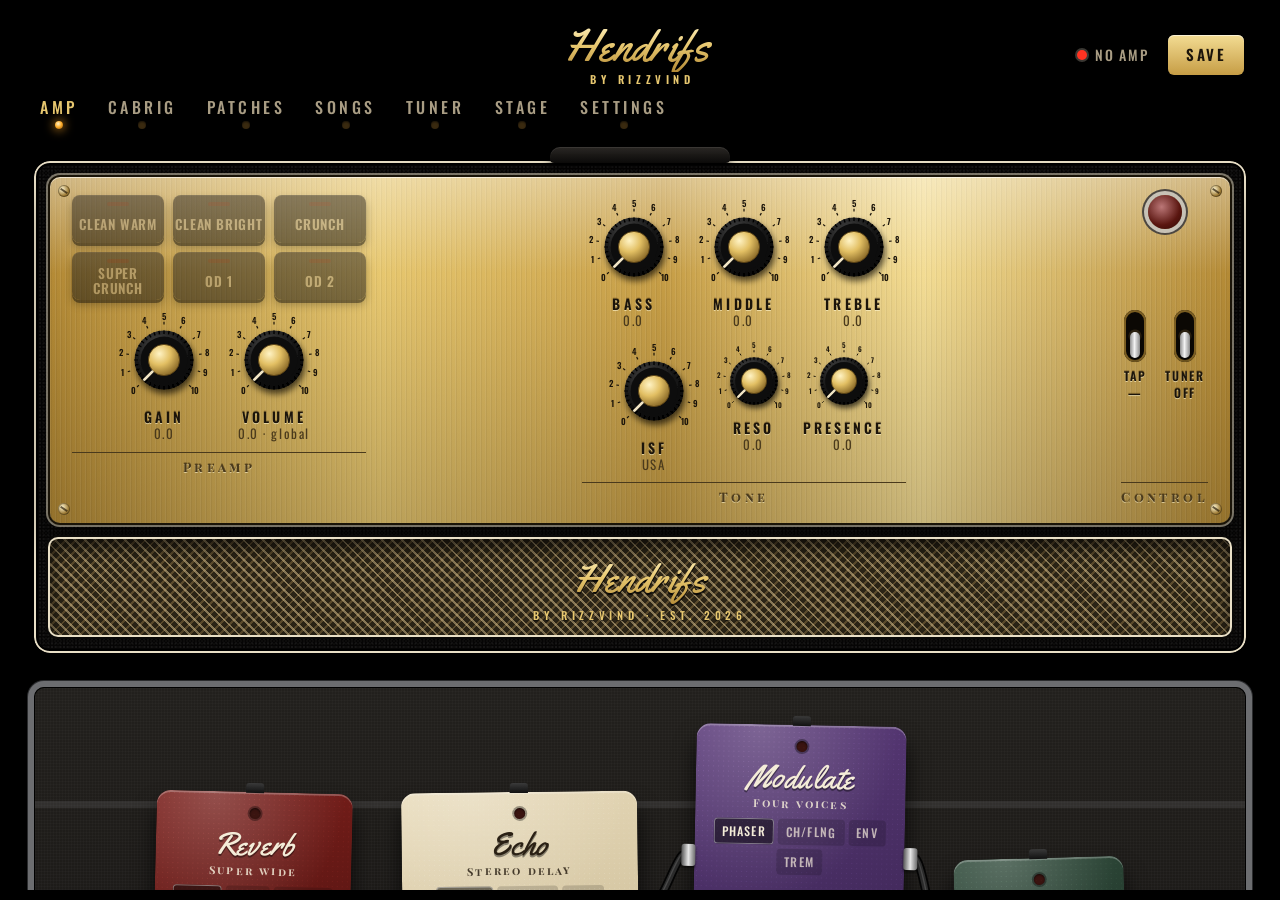
<file: app/app/src/main/assets/www/index.html>
<!doctype html>
<html lang="en">
<head>
<meta charset="utf-8">
<meta name="viewport" content="width=device-width, initial-scale=1, maximum-scale=1, user-scalable=no, viewport-fit=cover">
<title>HENDRIFS</title>
<link rel="stylesheet" href="fonts/fonts.css">
<style>
:root {
  --tolex: #000; --piping: #e9dfc6;
  --gold-1: #b48a35; --gold-2: #e7c76f; --gold-3: #c69d45; --gold-4: #f3dc93;
  --engrave: #1b140a; --engrave-dim: #4a3a1c;
  --cream: #efe6cf; --cream-dim: #a99d84;
  --jewel: #ff2a1a; --vfd: #ffbe5c;
  --led-on: #ff3322; --led-focus: #34ff7a;
  --panel-font: "Oswald", "Arial Narrow", sans-serif;
  --script: "Yellowtail", cursive;
  --serif-sc: "Playfair Display SC", Georgia, serif;
  --vfd-font: "DSEG14 Classic", "Oswald", monospace;
  --brushed-gold:
    linear-gradient(180deg, rgba(255,255,255,.38), rgba(255,255,255,0) 28%, rgba(0,0,0,.18) 100%),
    repeating-linear-gradient(90deg, rgba(255,255,255,.07) 0 1px, rgba(0,0,0,.05) 1px 2px, transparent 2px 5px),
    linear-gradient(90deg, var(--gold-1), var(--gold-2) 28%, var(--gold-3) 52%, var(--gold-4) 74%, var(--gold-1));
  --tolex-bg: radial-gradient(rgba(255,255,255,.045) 1px, transparent 1.4px), radial-gradient(rgba(0,0,0,.6) 1px, transparent 1.5px);
  --engraved: 0 1px 0 rgba(255,246,210,.6), 0 -1px 0 rgba(60,40,8,.35);
}
* { box-sizing: border-box; -webkit-tap-highlight-color: transparent; }
html, body { margin: 0; height: 100%; background: var(--tolex); overflow: hidden; }
body { color: var(--cream); font: 300 17px/1.55 var(--panel-font); letter-spacing: .01em; user-select: none; -webkit-user-select: none; }
button { font-family: inherit; }

/* ================= the cabinet: the whole screen ================= */
.cab { position: fixed; inset: 0; padding: 10px; background: #000; }

.screen { height: 100%; border-radius: 18px; overflow: hidden; display: flex; flex-direction: column; }

/* top */
.top { display: grid; grid-template-columns: 1fr auto 1fr; align-items: center; gap: 16px; padding: 14px 26px 2px; }
.logo { font: 400 46px/1 "Damion", var(--script); padding: 0 8px 4px 2px; transform: rotate(-6deg);
  background: linear-gradient(135deg,#ffffff 0%,#f1e6ff 18%,#dff4ff 34%,#fff2dc 50%,#ffe0ef 66%,#e2fff2 82%,#fdfbf6 100%); -webkit-background-clip: text; background-clip: text; -webkit-text-fill-color: transparent;
  filter: drop-shadow(0 2px 0 rgba(0,0,0,.8)); }
.brand { display: flex; flex-direction: column; align-items: center; }
.brand .by { margin-top: 2px; font: 600 11px/1 var(--panel-font); letter-spacing: .42em; text-transform: uppercase; color: #e7c76f; padding-left: .42em; }
.topright { display: flex; align-items: center; justify-content: flex-end; gap: 16px; }
.vfdwin { flex: 1; min-width: 0; height: 50px; border-radius: 8px; padding: 0 14px; display: flex; align-items: center; gap: 12px; position: relative; overflow: hidden;
  background: linear-gradient(180deg, #1a0f06, #090502); border: 2px solid #2b2418; box-shadow: inset 0 3px 10px rgba(0,0,0,.9), 0 0 0 1px rgba(233,223,198,.25); }
.vfdwin::after { content: ""; position: absolute; inset: 0; background: linear-gradient(170deg, rgba(255,255,255,.08), transparent 40%); pointer-events: none; }
.vfdtxt { font: 700 19px/1 var(--vfd-font); color: var(--vfd); text-shadow: 0 0 3px rgba(255,170,70,.55), 0 0 10px rgba(255,140,40,.22); white-space: nowrap; letter-spacing: .02em; }
.vfdtxt.dim { color: #6e4a1c; text-shadow: none; }
.vfdsub { font: 700 13px/1 var(--serif-sc); letter-spacing: .16em; color: #9a7744; white-space: nowrap; overflow: hidden; text-overflow: ellipsis; }
.brassbtn { width: 40px; height: 40px; border-radius: 50%; border: 0; cursor: pointer; color: var(--engrave); font-size: 14px; flex: none;
  background: radial-gradient(circle at 35% 30%, var(--gold-4), var(--gold-3) 55%, #7d5d22); box-shadow: 0 4px 8px rgba(0,0,0,.6), inset 0 1px 0 rgba(255,255,255,.5); }
.brassbtn:active, .savebtn:active, .ghost:active { transform: translateY(1px); }
.status { display: flex; align-items: center; gap: 8px; font: 500 14px/1 var(--panel-font); letter-spacing: .12em; color: var(--cream-dim); text-transform: uppercase;
  background: none; border: 0; cursor: pointer; padding: 8px 4px; }
.status i { width: 10px; height: 10px; border-radius: 50%; background: #5a1610; box-shadow: 0 0 0 2px #3b3833; }
.status.ok i { background: var(--led-focus); box-shadow: 0 0 8px var(--led-focus), 0 0 0 2px #3b3833; }
.status.demo i { background: #ffb02e; box-shadow: 0 0 8px #ffb02e, 0 0 0 2px #3b3833; }
.status.none i { animation: blink 1.2s infinite; background: var(--led-on); }
@keyframes blink { 50% { opacity: .25; } }
.savebtn { height: 40px; padding: 0 18px; border-radius: 6px; border: 0; cursor: pointer; font: 600 15px/1 var(--panel-font); letter-spacing: .16em; color: var(--engrave);
  background: linear-gradient(180deg, var(--gold-4), var(--gold-3)); box-shadow: 0 4px 10px rgba(0,0,0,.6), inset 0 1px 0 rgba(255,255,255,.6); }

.tabs { display: flex; gap: 4px 26px; padding: 8px 28px 14px; overflow-x: auto; scrollbar-width: none; flex: none; }
.tabs::-webkit-scrollbar { display: none; }
.tabs button { flex: none; border: 0; background: none; cursor: pointer; padding: 4px 2px 14px; position: relative;
  font: 500 16px/1 var(--panel-font); letter-spacing: .22em; color: var(--cream-dim); text-transform: uppercase; }
.tabs button::after { content: ""; position: absolute; left: 50%; bottom: 0; width: 8px; height: 8px; margin-left: -4px; border-radius: 50%; background: #3a2a10; box-shadow: inset 0 1px 2px rgba(0,0,0,.6); }
.tabs button.on { color: var(--gold-2); }
.tabs button.on::after { background: radial-gradient(circle at 40% 35%, #fff2c8, #ffb02e 45%, #8a4b00); box-shadow: 0 0 10px 2px rgba(255,170,40,.55); }

.page { flex: 1; min-height: 0; overflow-y: auto; overflow-x: hidden; padding: 4px 24px 34px; display: none; -webkit-overflow-scrolling: touch; }
.page.on { display: block; }
.page > * + * { margin-top: 22px; }
.page::-webkit-scrollbar { width: 0; }

/* ================= shared hardware parts ================= */
.plate { position: relative; border-radius: 10px; padding: 18px 22px 20px; color: var(--engrave); background: var(--brushed-gold);
  box-shadow: 0 0 0 2px #1a1408, 0 0 0 4px rgba(233,223,198,.5), 0 18px 34px rgba(0,0,0,.6), inset 0 1px 0 rgba(255,255,255,.6); }
.screw { position: absolute; width: 12px; height: 12px; border-radius: 50%; background: radial-gradient(circle at 35% 35%, #fff6d2, #9d7a33 60%, #4b3714); box-shadow: inset 0 0 0 1px rgba(0,0,0,.3); }
.screw::after { content: ""; position: absolute; left: 2px; right: 2px; top: 5px; height: 2px; background: rgba(40,28,8,.7); transform: rotate(35deg); }
.screw.steel { background: radial-gradient(circle at 35% 35%, #f2f2f2, #777 60%, #2a2a2a); }
.screw.steel::after { background: rgba(0,0,0,.6); }
.s-a { top: 8px; left: 8px; } .s-b { top: 8px; right: 8px; } .s-c { bottom: 8px; left: 8px; } .s-d { bottom: 8px; right: 8px; }
.groupname { font: 700 13px/1 var(--serif-sc); letter-spacing: .26em; color: var(--engrave-dim); border-top: 1.5px solid var(--engrave-dim); padding-top: 7px; width: 100%; text-align: center; text-shadow: var(--engraved); }
.sticker { display: inline-block; font: 600 11px/1.2 var(--panel-font); letter-spacing: .12em; text-transform: uppercase; color: #2a1f00; padding: 4px 8px; text-shadow: none;
  background: linear-gradient(180deg, #ffe680, #f5cf3a); transform: rotate(-2deg); box-shadow: 0 3px 5px rgba(0,0,0,.45); }
.jewel { width: 34px; height: 34px; border-radius: 50%; position: relative; background: radial-gradient(circle at 40% 35%, #b77, #5a1610 60%, #2a0804); box-shadow: 0 0 0 4px #c7c2b6, 0 0 0 6px #4c4741; transition: .3s; }
.jewel.on { background: radial-gradient(circle at 40% 35%, #ffd0c8 0 8%, var(--jewel) 22%, #8d0b04 70%, #3d0401); box-shadow: 0 0 0 4px #c7c2b6, 0 0 0 6px #4c4741, 0 0 24px 6px rgba(255,40,20,.55); }
.lamp { width: 16px; height: 16px; border-radius: 50%; flex: none; display: inline-block; background: radial-gradient(circle at 40% 35%, #b77, #5a1610 60%, #2a0804); box-shadow: 0 0 0 3px #c7c2b6, 0 0 0 5px #3b3833; }
.lamp.red { background: radial-gradient(circle at 40% 35%, #ffd0c8 0 10%, var(--jewel) 35%, #7d0803); box-shadow: 0 0 0 3px #c7c2b6, 0 0 0 5px #3b3833, 0 0 18px 4px rgba(255,40,20,.6); }
.lamp.green { background: radial-gradient(circle at 40% 35%, #e5ffee 0 10%, #2cf27a 35%, #0b6a2c); box-shadow: 0 0 0 3px #c7c2b6, 0 0 0 5px #3b3833, 0 0 18px 4px rgba(52,255,122,.5); }
.lamp.dimgreen { background: radial-gradient(circle at 40% 35%, #8fa, #1d5a32 60%, #06200f); }

.tsw { display: flex; flex-direction: column; align-items: center; gap: 6px; cursor: pointer; background: none; border: 0; padding: 0; color: inherit; }
.tsw .bat { width: 22px; height: 52px; position: relative; border-radius: 11px; background: radial-gradient(circle at 50% 50%, #2a2010 0 6px, #0b0804 7px); box-shadow: inset 0 0 0 2px #7b5e22; }
.tsw .bat::after { content: ""; position: absolute; left: 6px; width: 10px; height: 26px; border-radius: 5px; background: linear-gradient(90deg, #8f8f8f, #f2f2f2 45%, #8a8a8a); box-shadow: 0 2px 3px rgba(0,0,0,.6); top: 22px; transition: top .12s; }
.tsw.on .bat::after { top: 4px; }
.tsw .lbls { font: 600 12px/1.35 var(--panel-font); letter-spacing: .16em; text-align: center; text-shadow: var(--engraved); text-transform: uppercase; }
.rear .tsw .bat { box-shadow: inset 0 0 0 2px #8d8d8d; }
.rear .tsw .lbls { text-shadow: none; color: #e9e6df; }

.vknob { display: flex; flex-direction: column; align-items: center; user-select: none; width: 104px; }
.vknob svg { width: 104px; height: 104px; touch-action: none; outline: none; }
.vknob .nm { font: 600 14px/1 var(--panel-font); letter-spacing: .22em; text-transform: uppercase; margin-top: -2px; text-shadow: var(--engraved); }
.vknob .rd { font: 400 13px/1.5 var(--panel-font); letter-spacing: .12em; color: var(--engrave-dim); }
.vknob.sm { width: 84px; } .vknob.sm svg { width: 84px; height: 84px; }
.mknob { display: flex; flex-direction: column; align-items: center; width: 62px; user-select: none; }
.mknob svg { width: 54px; height: 54px; touch-action: none; outline: none; }
.mknob span { font: 500 12px/1.1 var(--panel-font); letter-spacing: .14em; text-transform: uppercase; text-align: center; }
.rotary { display: flex; flex-direction: column; align-items: center; user-select: none; }
.rotary svg { width: var(--rs, 170px); height: auto; touch-action: none; outline: none; overflow: visible; }
.rotary .rpos { cursor: pointer; font-family: Oswald, sans-serif; letter-spacing: .06em; }
.rotary .rcap { font: 700 13px/1 var(--serif-sc); letter-spacing: .22em; margin-top: 2px; text-shadow: var(--engraved); text-align: center; }
.rotary .rval { font: 500 13px/1.4 var(--panel-font); letter-spacing: .14em; text-transform: uppercase; opacity: .8; }
.rear .rotary .rcap { text-shadow: none; }
.silk { font: 500 12px/1.35 var(--panel-font); letter-spacing: .16em; text-transform: uppercase; color: #cfccc4; text-align: center; }

/* ================= AMP ================= */
.head { position: relative; border-radius: 16px; padding: 16px 16px 18px; margin-top: 14px;
  background-color: #0e0d0c; background-image: var(--tolex-bg); background-size: 4px 4px, 3px 3px; box-shadow: 0 24px 40px rgba(0,0,0,.7), inset 0 0 0 2px var(--piping), inset 0 0 0 4px #000; }
.head .handle { position: absolute; left: 50%; top: -14px; width: 180px; height: 16px; margin-left: -90px; border-radius: 10px 10px 4px 4px; background: linear-gradient(180deg, #2a2724, #0c0b0a); box-shadow: inset 0 1px 0 rgba(255,255,255,.08), 0 4px 8px rgba(0,0,0,.6); }
.platerow { display: flex; align-items: flex-start; gap: 6px 4px; flex-wrap: wrap; justify-content: space-between; }
.group { display: flex; flex-direction: column; align-items: center; gap: 8px; }
.knobs { display: flex; gap: 2px 6px; flex-wrap: wrap; justify-content: center; }
.toggles { display: flex; gap: 18px; align-items: flex-end; }
.voicelamps { display: grid; grid-template-columns: repeat(3, 92px); gap: 9px; }
.voicelamps button { height: 48px; border: 0; border-radius: 8px; cursor: pointer; font: 600 13.5px/1.1 var(--panel-font); letter-spacing: .06em; text-transform: uppercase; color: var(--cream-dim);
  background: linear-gradient(180deg, #2a2622, #121110); box-shadow: 0 3px 0 #050505, 0 5px 8px rgba(0,0,0,.5), inset 0 1px 0 rgba(255,255,255,.08); position: relative; padding: 10px 2px 0; }
.voicelamps button::before { content: ""; position: absolute; top: 7px; left: 50%; width: 22px; height: 4px; margin-left: -11px; border-radius: 2px; background: #3a1410; }
.voicelamps button.on { color: var(--cream); transform: translateY(2px); box-shadow: 0 1px 0 #050505, 0 2px 4px rgba(0,0,0,.5), inset 0 1px 0 rgba(255,255,255,.08); }
.voicelamps button.on::before { background: var(--jewel); box-shadow: 0 0 8px var(--jewel), 0 0 16px rgba(255,40,20,.55); }
.voicelamps.off button { opacity: .5; }
.grille { height: 96px; border-radius: 8px; margin-top: 16px; position: relative; background-color: #2b2416;
  background-image: repeating-linear-gradient(45deg, rgba(214,190,140,.55) 0 2px, transparent 2px 7px), repeating-linear-gradient(-45deg, rgba(120,98,58,.6) 0 2px, transparent 2px 7px), repeating-linear-gradient(45deg, rgba(0,0,0,.35) 0 1px, transparent 1px 14px);
  box-shadow: inset 0 8px 18px rgba(0,0,0,.7), 0 0 0 2px var(--piping), 0 0 0 4px #0a0908; }
.badge { position: absolute; left: 50%; top: 50%; transform: translate(-50%, -50%) rotate(-6deg); font: 400 40px/1 "Damion", var(--script); padding: 4px 18px 8px; white-space: nowrap;
  background: linear-gradient(135deg,#ffffff 0%,#f1e6ff 18%,#dff4ff 34%,#fff2dc 50%,#ffe0ef 66%,#e2fff2 82%,#fdfbf6 100%); -webkit-background-clip: text; background-clip: text; -webkit-text-fill-color: transparent; filter: drop-shadow(0 2px 2px rgba(0,0,0,.9)); }

.board { position: relative; border-radius: 10px; padding: 38px 30px 34px; margin-top: 34px;
  background: linear-gradient(180deg, transparent 0 24%, rgba(160,160,165,.14) 24% 25.5%, transparent 25.5% 74%, rgba(160,160,165,.14) 74% 75.5%, transparent 75.5%),
    radial-gradient(rgba(255,255,255,.035) .8px, transparent 1.2px) 0 0 / 3px 3px, linear-gradient(180deg, #22201d, #171513);
  box-shadow: 0 0 0 6px #6c6d70, 0 0 0 7px #2b2c2e, inset 0 0 0 1px #000, 0 26px 40px rgba(0,0,0,.7); }
.cables { position: absolute; left: 0; top: 0; width: 100%; height: 100%; pointer-events: none; z-index: 1; overflow: visible; }
.pedals { position: relative; z-index: 2; display: flex; flex-direction: row-reverse; justify-content: center; align-items: flex-end; gap: 30px 54px; flex-wrap: wrap; }
.pedal { position: relative; border-radius: 14px; padding: 16px 12px 18px; display: flex; flex-direction: column; align-items: center; gap: 10px; color: var(--pc-ink, #f4ecd8);
  width: var(--w); transform: rotate(var(--rot)); background: radial-gradient(120% 80% at 30% 0%, rgba(255,255,255,.22), transparent 55%), var(--pc);
  box-shadow: 0 16px 22px rgba(0,0,0,.7), 0 3px 0 rgba(0,0,0,.6), inset 0 2px 0 rgba(255,255,255,.25), inset 0 -4px 0 rgba(0,0,0,.35); }
.pedal::after { content: ""; position: absolute; inset: 0; border-radius: inherit; pointer-events: none; opacity: .25; background-image: radial-gradient(rgba(255,255,255,.6) .6px, transparent 1px); background-size: 5px 5px; mix-blend-mode: overlay; }
.pedal .jack { position: absolute; top: 30%; width: 14px; height: 22px; border-radius: 3px; background: linear-gradient(90deg, #555, #e6e6e6 50%, #6b6b6b); box-shadow: 0 2px 3px rgba(0,0,0,.6); }
.pedal .jack.in { right: -13px; } .pedal .jack.out { left: -13px; }
.pedal .dc { position: absolute; top: -9px; left: 50%; margin-left: -9px; width: 18px; height: 10px; border-radius: 3px 3px 0 0; background: linear-gradient(180deg, #3a3a3a, #111); }
.pedal .pname { font: 400 32px/1 var(--script); text-shadow: 0 2px 0 rgba(0,0,0,.4); }
.pedal .psub { font: 700 11px/1 var(--serif-sc); letter-spacing: .2em; opacity: .85; margin-top: -6px; }
.pedal .pled { width: 11px; height: 11px; border-radius: 50%; background: #3a1410; box-shadow: inset 0 1px 2px rgba(0,0,0,.6), 0 0 0 2px rgba(0,0,0,.35); }
.pedal .pled.r { background: var(--led-on); box-shadow: 0 0 10px 2px var(--led-on), 0 0 0 2px rgba(0,0,0,.35); }
.pedal .pled.g { background: var(--led-focus); box-shadow: 0 0 10px 2px var(--led-focus), 0 0 0 2px rgba(0,0,0,.35); }
.pedal .pknobs { display: flex; gap: 0 2px; justify-content: center; flex-wrap: wrap; }
.types { display: flex; flex-wrap: wrap; justify-content: center; gap: 4px; }
.types button { border: 0; cursor: pointer; font: 500 12px/1 var(--panel-font); letter-spacing: .1em; text-transform: uppercase; padding: 7px 8px; border-radius: 4px; color: inherit; background: rgba(0,0,0,.22); opacity: .7; }
.types button.on { opacity: 1; background: rgba(0,0,0,.5); box-shadow: inset 0 0 0 1px rgba(255,255,255,.4); }
.focusnote { font: 600 11px/1 var(--panel-font); letter-spacing: .2em; color: var(--led-focus); visibility: hidden; margin-top: auto; }
.pedal.focused .focusnote { visibility: visible; }
.foot { width: 60px; height: 60px; border-radius: 50%; border: 0; cursor: pointer;
  background: radial-gradient(circle at 40% 30%, #ffffff, #c9c9c9 30%, #6d6d6d 70%, #3b3b3b); box-shadow: 0 0 0 5px #2a2a2a, 0 0 0 7px #8d8d8d, 0 8px 14px rgba(0,0,0,.6); transition: transform .06s; }
.foot:active { transform: scale(.94); }
.boardlabel { position: absolute; right: 22px; bottom: 9px; font: 700 11px/1 var(--serif-sc); letter-spacing: .3em; color: #8c8a86; z-index: 2; }

/* ================= PATCHES ================= */
.channel { display: grid; grid-template-columns: auto minmax(0, 1fr); gap: 10px 30px; align-items: center; padding: 22px 30px 24px; }
.chright { display: flex; flex-direction: column; gap: 16px; min-width: 0; }
.chwin { flex: none; height: 82px; justify-content: center; }
.chwin .vfdtxt { font-size: 34px; }
.chsub { display: flex; justify-content: center; gap: 14px; font: 700 14px/1 var(--serif-sc); letter-spacing: .2em; color: var(--engrave); text-shadow: var(--engraved); flex-wrap: wrap; }
.presets { display: grid; grid-template-columns: repeat(6, minmax(0, 1fr)); border-top: 1.5px solid var(--engrave-dim); border-bottom: 1.5px solid var(--engrave-dim); }
.preset { background: none; border: 0; cursor: pointer; padding: 12px 6px 10px; display: flex; flex-direction: column; align-items: center; gap: 8px; color: var(--engrave); }
.preset + .preset { border-left: 1.5px solid rgba(74,58,28,.55); }
.preset .n { font: 700 12px/1 var(--serif-sc); letter-spacing: .2em; color: var(--engrave-dim); text-shadow: var(--engraved); }
.preset .t { font: 500 15px/1.1 var(--panel-font); letter-spacing: .08em; text-transform: uppercase; text-align: center; text-shadow: var(--engraved); min-height: 1.1em; }
.plateacts { display: flex; gap: 10px; justify-content: flex-end; flex-wrap: wrap; }
.platebtn { height: 36px; border-radius: 6px; padding: 0 14px; cursor: pointer; font: 600 13px/1 var(--panel-font); letter-spacing: .14em; text-transform: uppercase; color: var(--engrave);
  background: rgba(0,0,0,.06); border: 1.5px solid var(--engrave-dim); text-shadow: var(--engraved); }
.shelfhead { display: flex; align-items: flex-end; gap: 16px; flex-wrap: wrap; }
.shelfhead h3 { margin: 0; font: 400 36px/1 var(--script); color: var(--gold-2); }
.genres { display: flex; flex-wrap: wrap; gap: 4px 20px; margin-left: auto; }
.genres button { border: 0; background: none; cursor: pointer; font: 500 14px/1 var(--panel-font); letter-spacing: .2em; text-transform: uppercase; color: var(--cream-dim); padding: 6px 0; }
.genres button.on { color: var(--gold-2); box-shadow: 0 2px 0 var(--gold-2); }
.shelf { position: relative; padding: 0 18px; }
.tapes { display: flex; gap: 18px; overflow-x: auto; padding: 22px 6px 0; scrollbar-width: none; align-items: flex-end; min-height: 160px; }
.tapes::-webkit-scrollbar { display: none; }
.empty { font: 400 15px/1.5 var(--panel-font); color: var(--cream-dim); padding: 0 6px 18px; letter-spacing: .04em; }
.cass { flex: none; width: 200px; height: 126px; border-radius: 8px; position: relative; cursor: pointer; border: 0; padding: 0; transition: transform .2s;
  background: linear-gradient(180deg, #34302b, #1d1a17); box-shadow: 0 10px 14px rgba(0,0,0,.6), inset 0 1px 0 rgba(255,255,255,.12), inset 0 0 0 1px rgba(0,0,0,.6); }
.cass.sel { transform: translateY(-14px); }
.cass .lbl { position: absolute; left: 12px; right: 12px; top: 10px; height: 74px; border-radius: 4px; text-align: left; padding: 6px 10px; color: var(--engrave);
  background: linear-gradient(180deg, var(--cream) 0 50%, var(--stripe, #c0392b) 50% 58%, var(--cream) 58%); }
.cass .lbl b { display: block; font: 500 15px/1.15 var(--panel-font); letter-spacing: .06em; text-transform: uppercase; white-space: nowrap; overflow: hidden; text-overflow: ellipsis; }
.cass .lbl i { display: block; font: 700 10px/1 var(--serif-sc); font-style: normal; letter-spacing: .16em; color: var(--engrave-dim); margin-top: 3px; }
.cass .win { position: absolute; left: 50%; top: 54px; width: 104px; height: 26px; margin-left: -52px; border-radius: 13px; background: #0d0c0b; box-shadow: inset 0 2px 4px #000; }
.cass .win::before, .cass .win::after { content: ""; position: absolute; top: 3px; width: 20px; height: 20px; border-radius: 50%;
  background: radial-gradient(circle, #0d0c0b 0 3px, #d8d2c4 3.5px 6px, transparent 6.5px), conic-gradient(#d8d2c4 0 10%, transparent 10% 33%, #d8d2c4 33% 43%, transparent 43% 66%, #d8d2c4 66% 76%, transparent 76%); }
.cass .win::before { left: 10px; } .cass .win::after { right: 10px; }
.cass .holes { position: absolute; left: 50%; bottom: 0; width: 96px; margin-left: -48px; height: 22px; border-radius: 4px 4px 0 0; background: #141210; clip-path: polygon(10% 0, 90% 0, 100% 100%, 0 100%); }
.plank { height: 22px; margin: 0 -18px; border-radius: 3px; background: repeating-linear-gradient(90deg, rgba(0,0,0,.08) 0 2px, transparent 2px 9px), linear-gradient(180deg, #8a5a2b, #5c3a18 60%, #3a230d); box-shadow: 0 10px 18px rgba(0,0,0,.6), inset 0 2px 0 rgba(255,220,170,.25); }
.shelfacts { display: flex; gap: 10px; align-items: center; flex-wrap: wrap; }
.search { flex: 1 1 220px; max-width: 340px; height: 38px; border-radius: 8px; border: 1px solid var(--gold-2); background: rgba(0,0,0,.35); color: var(--cream);
  font: 400 16px/1 var(--panel-font); letter-spacing: .06em; padding: 0 12px; }
.search::placeholder { color: var(--cream-dim); }
.songnote { font: 400 14px/1.5 var(--panel-font); color: var(--cream-dim); letter-spacing: .04em; margin: 14px 4px 0; }
.shelfacts .sel-name { font: 500 17px/1 var(--panel-font); letter-spacing: .1em; text-transform: uppercase; color: var(--cream); margin-right: auto; }
.ghost { height: 38px; border-radius: 6px; border: 1px solid rgba(233,223,198,.45); background: none; color: var(--cream); font: 600 13px/1 var(--panel-font); letter-spacing: .14em; cursor: pointer; text-transform: uppercase; padding: 0 14px; }
.ghost:disabled { opacity: .35; }

/* ================= TUNER ================= */
.rack { position: relative; border-radius: 6px; padding: 34px 74px 28px; display: grid; grid-template-columns: minmax(0, 1.5fr) minmax(0, 1fr); gap: 30px; align-items: center;
  background: repeating-linear-gradient(0deg, rgba(255,255,255,.03) 0 1px, transparent 1px 3px), linear-gradient(180deg, #303032, #151516);
  box-shadow: 0 0 0 1px #000, 0 20px 34px rgba(0,0,0,.7), inset 0 1px 0 rgba(255,255,255,.14), inset 0 -2px 0 rgba(0,0,0,.6); }
.rack .ear { position: absolute; top: 0; bottom: 0; width: 52px; background: linear-gradient(90deg, #3a3a3d, #1e1e20); }
.rack .ear.l { left: 0; border-radius: 6px 0 0 6px; box-shadow: inset -1px 0 0 #000; } .rack .ear.r { right: 0; border-radius: 0 6px 6px 0; box-shadow: inset 1px 0 0 #000; }
.rack .ear i { position: absolute; left: 50%; width: 22px; height: 12px; margin-left: -11px; border-radius: 6px; background: #050505; box-shadow: inset 0 2px 3px #000, 0 1px 0 rgba(255,255,255,.12); }
.rack .ear i:first-child { top: 22px; } .rack .ear i:last-child { bottom: 22px; }
.rack .silkname { position: absolute; left: 74px; top: 12px; font: 700 11px/1 var(--serif-sc); letter-spacing: .3em; color: #b9b6ae; }
.rack svg { width: 100%; height: auto; display: block; filter: drop-shadow(0 12px 18px rgba(0,0,0,.7)); }
.tside { display: flex; flex-direction: column; align-items: center; gap: 16px; }
.tside .vfdwin { flex: none; width: 100%; height: 64px; justify-content: center; }
.tside .vfdtxt { font-size: 28px; }
.tside .cap { font: 700 12px/1 var(--serif-sc); letter-spacing: .26em; color: #b9b6ae; }
.lamps { display: flex; gap: 22px; flex-wrap: wrap; justify-content: center; font: 600 13px/1 var(--panel-font); letter-spacing: .2em; color: #cfccc4; }
.lamps span { display: flex; flex-direction: column; align-items: center; gap: 10px; }
.rack .tsw .lbls { color: #e9e6df; text-shadow: none; }

/* ================= CABRIG ================= */
.cabrig { display: grid; grid-template-columns: minmax(0, 1fr) minmax(0, 1.15fr); gap: 34px; align-items: center; padding-top: 8px; }
.speakercab { aspect-ratio: 1 / 1; width: 100%; max-width: 380px; margin: 0 auto 14px; border-radius: 14px; padding: 16px; position: relative;
  background-color: #0e0d0c; background-image: var(--tolex-bg); background-size: 4px 4px, 3px 3px; box-shadow: 0 26px 40px rgba(0,0,0,.7), inset 0 0 0 2px var(--piping), inset 0 0 0 4px #000; }
.speakercab .cloth { position: absolute; inset: 18px; border-radius: 8px; background-color: #2b2416;
  background-image: repeating-linear-gradient(45deg, rgba(214,190,140,.55) 0 2px, transparent 2px 7px), repeating-linear-gradient(-45deg, rgba(120,98,58,.6) 0 2px, transparent 2px 7px); box-shadow: inset 0 6px 14px rgba(0,0,0,.6); }
.speakercab .badge { top: auto; bottom: 30px; transform: translateX(-50%) rotate(-6deg); font-size: 32px; }
.speakercab .byline { position: absolute; left: 0; right: 0; bottom: 12px; text-align: center; font: 600 10px/1 var(--panel-font); letter-spacing: .34em; color: #cdbf9f; text-shadow: 0 1px 2px #000; } position: absolute; bottom: -12px; width: 26px; height: 14px; border-radius: 0 0 8px 8px; background: linear-gradient(180deg, #333, #0a0a0a); }
.cabplate { display: flex; flex-direction: column; gap: 14px; padding: 24px 22px 22px; }
.cabplate .vfdwin { flex: none; height: 46px; justify-content: center; }
.cabplate .vfdtxt { font-size: 14px; }
.cabplate .row2 { display: flex; justify-content: space-around; align-items: flex-start; flex-wrap: wrap; gap: 6px 14px; }

/* ================= SETTINGS: rear panel ================= */
.rear { position: relative; border-radius: 8px; padding: 32px 30px 36px; color: #e9e6df;
  background: radial-gradient(rgba(255,255,255,.05) .7px, transparent 1.1px) 0 0 / 3px 3px, linear-gradient(180deg, #232325, #161617); box-shadow: 0 0 0 1px #000, 0 22px 36px rgba(0,0,0,.7), inset 0 1px 0 rgba(255,255,255,.12); }
.rear .title { font: 700 12px/1 var(--serif-sc); letter-spacing: .34em; color: #b9b6ae; text-align: center; margin-bottom: 26px; }
.rearflow { display: flex; flex-wrap: wrap; gap: 30px 34px; align-items: flex-start; justify-content: center; }
.silkbox { position: relative; border: 1.5px solid rgba(233,230,223,.7); border-radius: 4px; padding: 24px 18px 16px; display: flex; gap: 22px; align-items: flex-end; }
.silkbox > .lab { position: absolute; top: -9px; left: 12px; padding: 0 8px; background: #1d1d1f; font: 500 13px/1 var(--panel-font); letter-spacing: .24em; text-transform: uppercase; }
.silkbox > .sticker { position: absolute; right: -8px; top: -16px; }
.socketwrap { display: flex; flex-direction: column; align-items: center; gap: 8px; }
.socket { width: 46px; height: 46px; border-radius: 50%; background: radial-gradient(circle, #050505 0 8px, #9a9a9a 9px 13px, #3a3a3a 14px 18px, #b5b5b5 19px 21px, #2a2a2a 22px); box-shadow: 0 3px 5px rgba(0,0,0,.6); }
.usbport { width: 44px; height: 40px; border-radius: 4px; background: linear-gradient(180deg, #c8c8c8, #8a8a8a); padding: 6px; box-shadow: 0 3px 5px rgba(0,0,0,.6); }
.usbport::before { content: ""; display: block; width: 100%; height: 100%; background: #111; clip-path: polygon(18% 0, 82% 0, 100% 22%, 100% 100%, 0 100%, 0 22%); }
.dcjack { width: 34px; height: 34px; border-radius: 50%; background: radial-gradient(circle, #ccc 0 2px, #050505 3px 9px, #8d8d8d 10px 14px, #2a2a2a 15px); }
.modelsticker { background: #f1ece0; color: #1b1a17; border-radius: 3px; padding: 12px 14px; width: 270px; box-shadow: 0 4px 8px rgba(0,0,0,.6); transform: rotate(.6deg); }
.modelsticker .m { font: 600 17px/1.2 var(--panel-font); letter-spacing: .06em; }
.modelsticker .s { font: 400 12.5px/1.4 var(--panel-font); letter-spacing: .08em; color: #555; }
.barcode { height: 30px; margin-top: 8px; background: repeating-linear-gradient(90deg, #111 0 2px, transparent 2px 3px, #111 3px 4px, transparent 4px 7px, #111 7px 10px, transparent 10px 11px); }
.warning { max-width: 300px; border: 1.5px solid rgba(233,230,223,.7); padding: 10px 12px; font: 500 11.5px/1.45 var(--panel-font); letter-spacing: .1em; text-transform: uppercase; color: #cfccc4; }
.warning b { display: block; font-size: 13px; letter-spacing: .2em; color: #fff; margin-bottom: 4px; }
.rearnote { font: 400 13.5px/1.45 var(--panel-font); letter-spacing: .05em; color: #cfccc4; max-width: 230px; margin: 0; }
.svcbtns { display: flex; flex-direction: column; gap: 8px; }

/* ================= STAGE ================= */
.marquee { display: grid; grid-template-columns: auto minmax(0, 1fr) auto; gap: 18px; align-items: center; padding: 18px 26px; }
.mq-c { display: flex; flex-direction: column; align-items: center; gap: 12px; min-width: 0; }
.mqwin { flex: none; width: 100%; height: 92px; justify-content: center; }
.mqwin .vfdtxt { font-size: 40px; }
.mq-sub { display: flex; gap: 12px; align-items: center; font: 700 15px/1 var(--serif-sc); letter-spacing: .2em; color: var(--engrave); text-shadow: var(--engraved); white-space: nowrap; overflow: hidden; text-overflow: ellipsis; max-width: 100%; }
.mq-sub .dot { font-size: 9px; opacity: .6; }
.floorwrap { perspective: 1500px; padding-top: 4px; }
.floor { position: relative; border-radius: 14px; padding: 24px 24px 30px; transform: rotateX(16deg); transform-origin: 50% 100%;
  background: repeating-linear-gradient(0deg, rgba(255,255,255,.028) 0 1px, transparent 1px 3px), linear-gradient(180deg, #2e2e30, #121213);
  box-shadow: 0 0 0 2px #1a1408, 0 0 0 4px rgba(233,223,198,.5), 0 34px 40px rgba(0,0,0,.7), inset 0 1px 0 rgba(255,255,255,.14); }
.floorname { font: 700 13px/1 var(--serif-sc); letter-spacing: .3em; color: var(--gold-2); margin: 0 0 16px; display: flex; align-items: center; gap: 14px; }
.floorname::before, .floorname::after { content: ""; flex: 1; height: 1px; background: linear-gradient(90deg, transparent, rgba(231,199,111,.55), transparent); }
.floor-row { display: grid; grid-template-columns: repeat(6, minmax(0, 1fr)); gap: 14px 12px; }
.floor-row.fx { grid-template-columns: repeat(5, minmax(0, 1fr)); }
.floor-row + .floorname { margin-top: 26px; }
.fs { display: flex; flex-direction: column; align-items: center; gap: 12px; background: none; border: 0; cursor: pointer; padding: 0; color: var(--cream); min-width: 0; }
.fs .tag { width: 100%; min-height: 46px; display: grid; place-items: center; text-align: center; padding: 6px 8px; color: var(--engrave); border-radius: 4px;
  font: 500 15px/1.1 var(--panel-font); letter-spacing: .08em; text-transform: uppercase; text-shadow: var(--engraved); background: var(--brushed-gold); box-shadow: 0 0 0 1.5px #1a1408, 0 5px 8px rgba(0,0,0,.6), inset 0 1px 0 rgba(255,255,255,.55); }
.fs .eng { font: 600 15px/1 var(--panel-font); letter-spacing: .24em; text-transform: uppercase; color: var(--cream); min-height: 46px; display: grid; place-items: center; }
.fs .num { font: 700 12px/1 var(--serif-sc); letter-spacing: .2em; color: var(--cream-dim); }
.fs .sw { width: 78px; height: 78px; border-radius: 50%; transition: transform .06s; background: radial-gradient(circle at 40% 30%, #ffffff, #d2d2d2 28%, #727272 66%, #383838);
  box-shadow: 0 0 0 7px #222, 0 0 0 9px #9a9a9a, 0 12px 18px rgba(0,0,0,.75), inset 0 -3px 6px rgba(0,0,0,.35); }
.fs:active .sw { transform: scale(.94); }
.fs.on .sw, .fs.fxon .sw { box-shadow: 0 0 0 7px #222, 0 0 0 9px var(--gold-2), 0 0 28px rgba(231,199,111,.4), 0 12px 18px rgba(0,0,0,.75), inset 0 -3px 6px rgba(0,0,0,.35); }
.fs .bpmwin { flex: none; height: 46px; width: 100%; padding: 0 6px; justify-content: center; }
.fs .bpmwin .vfdtxt { font-size: 16px; }

/* ================= overlays ================= */
.toast { position: fixed; left: 50%; bottom: 26px; transform: translateX(-50%) rotate(-1deg); z-index: 20; max-width: min(640px, 90vw); padding: 12px 18px; cursor: pointer;
  color: var(--engrave); background: var(--brushed-gold); border-radius: 6px; font: 500 16px/1.35 var(--panel-font); letter-spacing: .06em; text-shadow: var(--engraved);
  box-shadow: 0 0 0 1.5px #1a1408, 0 12px 26px rgba(0,0,0,.7); display: none; }
.toast.on { display: block; }
.veil { position: fixed; inset: 0; z-index: 30; background: rgba(0,0,0,.6); display: none; align-items: center; justify-content: center; padding: 20px; }
.veil.on { display: flex; }
.sheet { width: min(520px, 100%); display: flex; flex-direction: column; gap: 16px; padding: 26px 26px 22px; }
.sheet h4 { margin: 0; font: 400 34px/1 var(--script); color: var(--engrave); }
.sheet p { margin: 0; font: 400 15px/1.45 var(--panel-font); color: var(--engrave); letter-spacing: .03em; }
.sheet input { height: 48px; border-radius: 6px; border: 2px solid #2b2418; background: #0d0905; color: var(--vfd); padding: 0 14px; font: 700 18px/1 var(--vfd-font); letter-spacing: .04em; outline: none; text-transform: uppercase; }
.sheet .row { display: flex; gap: 10px; justify-content: flex-end; flex-wrap: wrap; }
.sheet .gen { display: flex; flex-wrap: wrap; gap: 6px 16px; }
.sheet .gen button { border: 0; background: none; font: 500 14px/1 var(--panel-font); letter-spacing: .18em; text-transform: uppercase; color: var(--engrave-dim); padding: 6px 0; cursor: pointer; }
.sheet .gen button.on { color: var(--engrave); box-shadow: 0 2px 0 var(--engrave); }
.console { position: fixed; inset: 12px; z-index: 40; display: none; flex-direction: column; gap: 10px; padding: 18px; border-radius: 10px;
  background: radial-gradient(rgba(255,255,255,.04) .7px, transparent 1.1px) 0 0 / 3px 3px, linear-gradient(180deg, #1d1d1f, #111112); box-shadow: 0 0 0 1px #000, 0 0 0 3px rgba(233,223,198,.4); }
.console.on { display: flex; }
.console .bar { display: flex; gap: 8px; flex-wrap: wrap; align-items: center; }
.console .bar input { flex: 1; min-width: 200px; height: 38px; border-radius: 6px; border: 1px solid rgba(233,223,198,.4); background: #050505; color: var(--vfd); padding: 0 10px; font: 500 15px/1 ui-monospace, monospace; }
.console pre { flex: 1; margin: 0; overflow: auto; background: #050403; border-radius: 6px; padding: 10px; color: #ffbe5c; font: 12.5px/1.55 ui-monospace, "Cascadia Mono", monospace; user-select: text; -webkit-user-select: text; white-space: pre-wrap; word-break: break-all; }
.console .t { font: 700 13px/1 var(--serif-sc); letter-spacing: .3em; color: #b9b6ae; margin-right: auto; }

/* ================= phone ================= */
.phone .top { padding: 18px 20px 2px; }
.phone .logo { font-size: 34px; } .phone .brand .by { font-size: 9px; letter-spacing: .3em; } .phone .topright { gap: 8px; } .phone .top { gap: 8px; }
.phone .status span { display: none; }

.phone .tabs { padding: 8px 22px 14px; gap: 4px 20px; }
.phone .page { padding: 4px 16px 30px; }
.phone .head { padding: 14px 10px 14px; }
.phone .plate { padding: 18px 12px; }
.phone .platerow { justify-content: center; }
.phone .vknob { width: 92px; } .phone .vknob svg { width: 92px; height: 92px; }
.phone .vknob.sm { width: 80px; } .phone .vknob.sm svg { width: 80px; height: 80px; }
.phone .voicelamps { grid-template-columns: repeat(3, 84px); gap: 7px; } .phone .voicelamps button { height: 44px; font-size: 12.5px; }
.phone .grille { height: 70px; }
.phone .board { padding: 34px 14px 34px; }
.phone .pedals { gap: 36px 30px; }
.phone .pedal { width: calc(50% - 16px) !important; padding: 14px 6px 16px; }
.phone .pedal .pname { font-size: 26px; }
.phone .mknob { width: 50px; } .phone .mknob svg { width: 44px; height: 44px; }
.phone .types button { padding: 6px 5px; font-size: 10.5px; }
.phone .channel { grid-template-columns: 1fr; justify-items: center; padding: 20px 14px; }
.phone .chright { width: 100%; }
.phone .chwin { height: 64px; } .phone .chwin .vfdtxt { font-size: 21px; }
.phone .presets { grid-template-columns: repeat(3, minmax(0, 1fr)); }
.phone .preset:nth-child(4) { border-left: 0; }
.phone .preset:nth-child(n+4) { border-top: 1.5px solid rgba(74,58,28,.55); }
.phone .genres { margin-left: 0; }
.phone .rack { grid-template-columns: 1fr; padding: 34px 44px 26px; }
.phone .rack .ear { width: 30px; } .phone .rack .ear i { width: 12px; height: 20px; margin-left: -6px; }
.phone .rack .silkname { left: 44px; }
.phone .cabrig { grid-template-columns: 1fr; }
.phone .rear { padding: 28px 14px 30px; }
.phone .silkbox { flex-wrap: wrap; justify-content: center; }
.phone .marquee { grid-template-columns: 1fr 1fr; padding: 16px 12px; }
.phone .mq-c { grid-column: 1 / -1; order: -1; }
.phone .marquee > div:not(.mq-c) { justify-self: center; }
.phone .mqwin { height: 70px; } .phone .mqwin .vfdtxt { font-size: 24px; }
.phone .floor { padding: 20px 14px 24px; transform: rotateX(10deg); }
.phone .floor-row { grid-template-columns: repeat(3, minmax(0, 1fr)); gap: 20px 10px; }
.phone .floor-row.fx { grid-template-columns: repeat(3, minmax(0, 1fr)); }
.phone .fs .sw { width: 64px; height: 64px; }
/* ===== Hendrifs wordmark: the original PowerTube gold script (Yellowtail) ===== */
.logo, .badge { font-family: "Yellowtail", cursive !important; font-weight: 400 !important; letter-spacing: .01em; -webkit-text-stroke: 0;
  background: linear-gradient(180deg, #fff1bf 0%, #e7c76f 45%, #b48a35 100%) !important; -webkit-background-clip: text !important; background-clip: text !important;
  -webkit-text-fill-color: transparent !important; color: transparent !important; text-shadow: none !important; filter: drop-shadow(0 2px 0 rgba(0,0,0,.8)) !important; }
.logo { font-size: 44px !important; line-height: 1 !important; transform: none !important; padding: 0 8px 4px 2px !important; }
.phone .logo { font-size: 36px !important; }
.badge { font-size: 40px !important; padding: 4px 18px 8px !important; transform: translate(-50%, -62%) !important; }
.grille .tagline, .speakercab .byline { color: #e7c76f !important; }
.grille .tagline { position: absolute; left: 0; right: 0; bottom: 14px; text-align: center; font: 600 11px/1 var(--panel-font); letter-spacing: .42em; text-shadow: 0 1px 2px #000; }
.phone .grille .tagline { bottom: 8px; font-size: 9px; letter-spacing: .28em; }
.speakercab .badge { font-size: 32px !important; transform: translateX(-50%) !important; }</style>
</head>
<body>
<div class="cab">
  <div class="screen">
    <div class="top">
      <span class="topgap"></span>
      <div class="brand"><div class="logo">Hendrifs</div><span class="by">by Rizzvind</span></div>
      <div class="topright"><button class="status none" id="status"><i></i><span id="statusTxt">No amp</span></button>
      <button class="savebtn" id="save">SAVE</button></div>
    </div>
    <nav class="tabs" id="tabs">
      <button class="on" data-p="amp">Amp</button><button data-p="cab">CabRig</button><button data-p="patches">Patches</button><button data-p="songs">Songs</button>
      <button data-p="tuner">Tuner</button><button data-p="stage">Stage</button><button data-p="settings">Settings</button>
    </nav>

    <!-- ================= AMP ================= -->
    <section class="page on" id="p-amp">
      <div class="head">
        <span class="handle"></span>
        <div class="plate">
          <span class="screw s-a"></span><span class="screw s-b"></span><span class="screw s-c"></span><span class="screw s-d"></span>
          <div class="platerow">
            <div class="group">
              <div class="voicelamps" id="voices" role="radiogroup" aria-label="Voice"></div>
              <div class="knobs"><div data-c="GAIN" data-label="Gain"></div><div data-c="VOLUME" data-label="Volume" data-r="global"></div></div>
              <span class="groupname">Preamp</span>
            </div>
            <div class="group">
              <div class="knobs"><div data-c="BASS" data-label="Bass"></div><div data-c="MIDDLE" data-label="Middle"></div><div data-c="TREBLE" data-label="Treble"></div></div>
              <div class="knobs"><div data-c="ISF" data-label="ISF" data-r="isf"></div><div data-c="RESONANCE" data-label="Reso" data-sm="1"></div><div data-c="PRESENCE" data-label="Presence" data-sm="1"></div></div>
              <span class="groupname">Tone</span>
            </div>
            <div class="group" style="justify-content:space-between;align-self:stretch">
              <div class="jewel" id="jewel" title="Connected"></div>
              <div class="toggles">
                <button class="tsw" id="tap"><span class="bat"></span><span class="lbls">Tap<br><b id="bpm">—</b></span></button>
                <button class="tsw" data-g="17"><span class="bat"></span><span class="lbls">Tuner<br>Off</span></button>
              </div>
              <span class="groupname">Control</span>
            </div>
          </div>
        </div>
        <div class="grille"><span class="badge">Hendrifs</span><span class="tagline">BY RIZZVIND · EST. 2026</span></div>
      </div>
      <div class="board" id="board">
        <svg class="cables" id="cables" aria-hidden="true"></svg>
        <div class="pedals" id="pedals"></div>
        <span class="boardlabel">Guitar in →</span>
      </div>
    </section>

    <!-- ================= CABRIG ================= -->
    <section class="page" id="p-cab">
      <div class="cabrig">
        <div class="speakercab"><div class="cloth"></div><span class="badge">Hendrifs</span><span class="byline">by RIZZVIND</span><span class="castor" style="left:18px"></span><span class="castor" style="right:18px"></span></div>
        <div class="plate cabplate">
          <span class="screw s-a"></span><span class="screw s-b"></span><span class="screw s-c"></span><span class="screw s-d"></span>
          <div class="vfdwin"><span class="vfdtxt" id="cTxt"></span></div>
          <div class="row2"><div id="rotCab"></div><div id="rotSpk"></div></div>
          <div class="row2"><div id="rotMic"></div><div id="rotPos"></div>
            <button class="tsw" data-g="23" style="align-self:center"><span class="bat"></span><span class="lbls">Off axis<br>On axis</span></button></div>
          <span class="groupname">CabRig Lite &nbsp;<span class="sticker">Beta</span></span>
        </div>
      </div>
    </section>

    <!-- ================= PATCHES ================= -->
    <section class="page" id="p-patches">
      <div class="plate channel">
        <span class="screw s-a"></span><span class="screw s-b"></span><span class="screw s-c"></span><span class="screw s-d"></span>
        <div id="chanRot"></div>
        <div class="chright">
          <div class="vfdwin chwin"><span class="vfdtxt" id="chTxt"></span></div>
          <div class="chsub"><span id="chVoice"></span><span>◆</span><span>One patch per voice</span></div>
          <div class="presets" id="presets"></div>
          <div class="plateacts"><button class="platebtn" id="refreshBtn">Refresh</button><button class="platebtn" id="storeBtn">Store to amp</button></div>
        </div>
      </div>
      <div class="shelfhead"><h3>Library</h3><div class="genres" id="genres"></div></div>
      <div class="shelf"><div class="tapes" id="tapes"></div><div class="plank"></div></div>
      <div class="shelfacts"><span class="sel-name" id="selName"></span>
        <button class="ghost" id="loadBtn">Load</button><button class="ghost" id="shareBtn">Export .bstar</button><button class="ghost" id="delBtn">Delete</button><button class="ghost" id="importBtn">Import .bstar</button>
        <button class="ghost" id="backupBtn">Backup amp</button><button class="savebtn" id="saveLibBtn" style="height:38px">Save current</button></div>
    </section>

    <!-- ================= SONGS ================= -->
    <section class="page" id="p-songs">
      <div class="shelfhead"><h3>Song presets</h3><input class="search" id="songQ" placeholder="Search song or artist" autocomplete="off" spellcheck="false" aria-label="Search songs"><div class="genres" id="songGenres"></div></div>
      <div class="shelf"><div class="tapes" id="songTapes"></div><div class="plank"></div></div>
      <div class="shelfacts"><span class="sel-name" id="songSel"></span>
        <button class="savebtn" id="songTry" style="height:38px">Play it</button><button class="ghost" id="songKeep">Copy to library</button><button class="ghost" id="songStore">Store to amp</button></div>
      <p class="songnote">Starting points dialled in for the ID:Core V4's six voices. They change the sound live; your amp's volume knob stays where it is. Play it, then fine-tune and Store to amp to keep it in a patch. Architect patches (.bstar) can be imported from the Patches tab.</p>
    </section>

    <!-- ================= TUNER ================= -->
    <section class="page" id="p-tuner">
      <div class="rack">
        <span class="ear l"><i></i><i></i></span><span class="ear r"><i></i><i></i></span>
        <span class="silkname">Chromatic tuner</span>
        <svg viewBox="0 0 600 320" aria-label="Tuner meter">
          <defs>
            <linearGradient id="chrome" x1="0" y1="0" x2="0" y2="1"><stop offset="0" stop-color="#f4f4f4"/><stop offset=".45" stop-color="#8d8d8d"/><stop offset=".55" stop-color="#5c5c5c"/><stop offset="1" stop-color="#cfcfcf"/></linearGradient>
            <radialGradient id="lampface" cx="50%" cy="95%" r="95%"><stop offset="0" stop-color="#ffe9b8"/><stop offset=".55" stop-color="#f6c978"/><stop offset="1" stop-color="#c98d35"/></radialGradient>
            <radialGradient id="vign" cx="50%" cy="60%" r="70%"><stop offset=".6" stop-color="#000" stop-opacity="0"/><stop offset="1" stop-color="#000" stop-opacity=".35"/></radialGradient>
            <linearGradient id="glass" x1="0" y1="0" x2="1" y2="1"><stop offset="0" stop-color="#fff" stop-opacity=".3"/><stop offset=".35" stop-color="#fff" stop-opacity="0"/></linearGradient>
          </defs>
          <rect x="4" y="4" width="592" height="312" rx="26" fill="url(#chrome)"/>
          <rect x="16" y="16" width="568" height="288" rx="16" fill="#1a1510"/>
          <rect id="face" x="22" y="22" width="556" height="276" rx="12" fill="url(#lampface)"/>
          <rect x="22" y="22" width="556" height="276" rx="12" fill="url(#vign)"/>
          <g id="scale"></g>
          <text x="300" y="66" text-anchor="middle" font-family="Playfair Display SC" font-weight="700" font-size="15" letter-spacing="5" fill="#4a3412">CENTS</text>
          <text id="tNote" x="300" y="232" text-anchor="middle" font-family="Oswald" font-weight="500" font-size="64" fill="#2a1d0a">–</text>
          <text id="tState" x="300" y="262" text-anchor="middle" font-family="Yellowtail" font-size="26" fill="#4a3412">tuner off</text>
          <line id="needle" x1="300" y1="300" x2="300" y2="86" stroke="#9e1408" stroke-width="3.5" stroke-linecap="round"/>
          <circle cx="300" cy="300" r="20" fill="url(#chrome)"/><circle cx="300" cy="300" r="12" fill="#1a1510"/>
          <rect x="22" y="22" width="556" height="276" rx="12" fill="url(#glass)"/>
          <g fill="url(#chrome)"><circle cx="34" cy="34" r="6"/><circle cx="566" cy="34" r="6"/><circle cx="34" cy="286" r="6"/><circle cx="566" cy="286" r="6"/></g>
        </svg>
        <div class="tside">
          <button class="tsw" data-g="17"><span class="bat"></span><span class="lbls">Engage</span></button>
          <span class="cap">Note · cents</span>
          <div class="vfdwin"><span class="vfdtxt" id="tTxt"></span></div>
          <span class="cap" id="tHz"></span>
          <div class="lamps"><span><i class="lamp" id="lFlat"></i>FLAT</span><span><i class="lamp" id="lOk"></i>TUNE</span><span><i class="lamp" id="lSharp"></i>SHARP</span></div>
          <span class="cap">Strings</span>
          <div class="lamps" id="strings"></div>
          <span class="cap">Reference</span>
          <div class="svcbtns" style="display:flex;flex-direction:row;align-items:center;gap:12px"><button class="ghost" id="refDown" aria-label="Lower reference">−</button><span class="cap" id="refHz">A = 440 Hz</span><button class="ghost" id="refUp" aria-label="Raise reference">+</button></div>
        </div>
      </div>
    </section>

    <!-- ================= STAGE ================= -->
    <section class="page" id="p-stage">
      <div class="plate marquee">
        <span class="screw s-a"></span><span class="screw s-b"></span><span class="screw s-c"></span><span class="screw s-d"></span>
        <div><div data-c="GAIN" data-label="Gain"></div></div>
        <div class="mq-c"><div class="vfdwin mqwin"><span class="vfdtxt" id="sTxt"></span></div>
          <div class="mq-sub"><span id="sVoice"></span><span class="dot">◆</span><span id="sFx"></span></div></div>
        <div><div data-c="VOLUME" data-label="Volume"></div></div>
      </div>
      <div class="floorwrap"><div class="floor">
        <span class="screw steel s-a"></span><span class="screw steel s-b"></span><span class="screw steel s-c"></span><span class="screw steel s-d"></span>
        <div class="floorname">Patches</div><div class="floor-row" id="psw"></div>
        <div class="floorname">Effects</div><div class="floor-row fx" id="fsw"></div>
      </div></div>
    </section>

    <!-- ================= SETTINGS: rear panel ================= -->
    <section class="page" id="p-settings">
      <div class="rear">
        <span class="screw steel s-a"></span><span class="screw steel s-b"></span><span class="screw steel s-c"></span><span class="screw steel s-d"></span>
        <div class="title">Rear panel · settings</div>
        <div class="rearflow">
          <div class="modelsticker"><div class="m" id="mModel">NO AMP CONNECTED</div><div class="s" id="mLink">Plug the amp in with a USB-C OTG cable</div><div class="s">Firmware updates: Architect on a PC</div><div class="barcode"></div></div>

          <div class="silkbox"><span class="lab">Service</span>
            <div class="svcbtns"><button class="ghost" id="svcConnect">Connect USB</button><button class="ghost" id="svcDemo">Demo amp</button></div>
            <div class="svcbtns"><button class="ghost" id="svcRefresh">Refresh</button><button class="ghost" id="svcLog">USB log</button></div>
          </div>

          <div class="silkbox"><span class="lab">Footswitch</span><span class="sticker">Beta</span>
            <div class="socketwrap"><div class="socket"></div><span class="silk">FS-11 / FS-18</span></div>
            <button class="tsw" data-g="28"><span class="bat"></span><span class="lbls">Alt<br>Default</span></button>
            <div id="rotFsA"></div><div id="rotFsB"></div>
          </div>

          <div class="silkbox"><span class="lab">Output</span><span class="sticker">Beta</span>
            <button class="tsw" data-g="1"><span class="bat"></span><span class="lbls">Super wide<br>stereo</span></button>
            <p class="rearnote">USB audio routing, noise reduction and the effects loop are set in Architect on a computer.</p>
          </div>

          <div class="silkbox"><span class="lab">Memory</span>
            <button class="tsw" id="wr"><span class="bat"></span><span class="lbls">Write<br>Protect</span></button>
            <p class="rearnote">Saving a patch overwrites the amp's slot. Flip up to allow it; every save is read back and checked.</p>
          </div>

          <div class="silkbox"><span class="lab">Power</span>
            <div class="socketwrap"><div class="dcjack"></div><span class="silk">DC in</span></div>
            <p class="rearnote">1 W power reduction is the button on the amp. Factory reset: hold MOD + DLY + REV while switching on.</p>
          </div>

          <div class="warning"><b>⚠ Caution</b>No user-serviceable parts inside. Hendrifs only talks to the amp over USB; it never updates firmware.</div>
        </div>
      </div>
    </section>
  </div>
</div>

<div class="toast" id="toast"></div>

<div class="veil" id="veil"><div class="plate sheet">
  <span class="screw s-a"></span><span class="screw s-b"></span><span class="screw s-c"></span><span class="screw s-d"></span>
  <h4 id="shTitle"></h4><p id="shText"></p>
  <input id="shInput" maxlength="20" autocomplete="off" spellcheck="false">
  <div class="gen" id="shGen"></div>
  <div class="row" id="shBtns"></div>
</div></div>

<div class="console" id="console">
  <div class="bar"><span class="t">Service port · USB log</span>
    <button class="ghost" id="cShare">Share</button><button class="ghost" id="cClear">Clear</button><button class="ghost" id="cClose">Close</button></div>
  <div class="bar"><input id="cHex" value="81 00 00 04 03 06 02 7A" spellcheck="false" aria-label="Hex packet"><button class="ghost" id="cSend">Send</button></div>
  <pre id="cLog">(no packets yet)</pre>
</div>

<script>
/* ================= bridge ================= */
const NATIVE = window.HendrifsNative;
const $ = id => document.getElementById(id);
function send(o) { if (NATIVE) NATIVE.send(JSON.stringify(o)); else Mock.handle(o); }

const VOICES = ["Clean Warm","Clean Bright","Crunch","Super Crunch","OD 1","OD 2"];
const G = { SWS: 1, TUNER: 17, CAB: 19, SPK: 20, MICPOS: 21, MIC: 22, ANGLE: 23, FSMODE: 28, FSA: 29, FSB: 30 };
let S = { connected: false, demo: false, link: "No amp", model: "", version: "", ready: false, slot: 0, names: ["","","","","",""], presetsRead: 0,
          values: {}, globals: {}, tunerOn: false, tuner: { on: false, note: "", cents: 0, hz: 0, source: "" }, message: null };
let LIB = [], SONGS = [];
const ui = { genre: "All", tape: null, writeOk: false, bpm: 0, gateLast: 40, consoleOpen: false, songGenre: "All", song: null, q: "", refHz: 440 };
// Which parts of the screen need redrawing, batched to one redraw per frame.
const dirty = new Set(); let renderQueued = false;
function scheduleRender() { if (!renderQueued) { renderQueued = true; requestAnimationFrame(() => { renderQueued = false; const d = new Set(dirty); dirty.clear(); render(d); }); } }
const renderAll = () => render(null);

/* ================= helpers ================= */
function vfd(el, text, dim) { el.textContent = String(text).toUpperCase().replace(/ /g, "!"); el.setAttribute("aria-label", text); el.classList.toggle("dim", !!dim); }
const val = (c, d = 0) => S.values[c] ?? d;
const gv = (id, d = 0) => S.globals[id] ?? d;
// Coalesce knob drags: at most one packet per control per frame.
const pending = new Map(); let flushQueued = false;
function queue(key, msg) { pending.set(key, msg); if (!flushQueued) { flushQueued = true; requestAnimationFrame(() => { flushQueued = false; pending.forEach(m => send(m)); pending.clear(); }); } }
const setC = (c, v) => { S.values[c] = v; queue("c" + c, { a: "set", c, v }); };
const setG = (id, v) => { S.globals[id] = v; queue("g" + id, { a: "global", id, v }); };
function haptic() { if (NATIVE) send({ a: "haptic" }); }

function drag(svg, get, set, min, max, pxPerRange = 200) {
  let y0 = 0, v0 = 0;
  svg.addEventListener("pointerdown", e => { svg.setPointerCapture(e.pointerId); y0 = e.clientY; v0 = get(); svg._busy = true; });
  svg.addEventListener("pointermove", e => { if (svg.hasPointerCapture(e.pointerId)) set(Math.round(Math.min(max, Math.max(min, v0 + (y0 - e.clientY) * (max - min) / pxPerRange)))); });
  const end = () => { svg._busy = false; svg._until = performance.now() + 400; };
  svg.addEventListener("pointerup", end); svg.addEventListener("pointercancel", end);
  svg.addEventListener("keydown", e => { const st = Math.max(1, Math.round((max - min) / 50));
    if (["ArrowUp","ArrowRight"].includes(e.key)) set(Math.min(max, get() + st)); else if (["ArrowDown","ArrowLeft"].includes(e.key)) set(Math.max(min, get() - st)); else return; e.preventDefault(); });
}
const busy = svg => svg._busy || (svg._until && performance.now() < svg._until);
let uid = 0;
const KNOBS = [];   // { key, api } so amp updates reach every copy of a control

/* plate knob: numbered skirt on the plate, knurled black body, gold cap */
function plateKnob(host, onSet) {
  const id = ++uid, label = host.dataset.label, small = host.dataset.sm === "1", min = 0, max = 127; let v = 0;
  host.className = "vknob" + (small ? " sm" : "");
  host.innerHTML = `<svg viewBox="0 0 120 120" role="slider" tabindex="0" aria-label="${label}" aria-valuemin="0" aria-valuemax="127"></svg><span class="nm">${label}</span><span class="rd"></span>`;
  const svg = host.querySelector("svg"), rd = host.querySelector(".rd");
  let skirt = "";
  for (let i = 0; i <= 10; i++) { const a = (135 + i * 27) * Math.PI / 180;
    skirt += `<text x="${(60 + 50 * Math.cos(a)).toFixed(1)}" y="${(60 + 50 * Math.sin(a) + 3.5).toFixed(1)}" text-anchor="middle" font-family="Oswald" font-weight="600" font-size="10" fill="#1b140a">${i}</text>
      <line x1="${(60 + 41 * Math.cos(a)).toFixed(1)}" y1="${(60 + 41 * Math.sin(a)).toFixed(1)}" x2="${(60 + 44 * Math.cos(a)).toFixed(1)}" y2="${(60 + 44 * Math.sin(a)).toFixed(1)}" stroke="#1b140a" stroke-width="1.4"/>`; }
  let knurl = ""; for (let i = 0; i < 36; i++) { const a = i * 10 * Math.PI / 180;
    knurl += `<line x1="${(60 + 30 * Math.cos(a)).toFixed(1)}" y1="${(60 + 30 * Math.sin(a)).toFixed(1)}" x2="${(60 + 34 * Math.cos(a)).toFixed(1)}" y2="${(60 + 34 * Math.sin(a)).toFixed(1)}" stroke="#000" stroke-width="1.6"/>`; }
  svg.innerHTML = `<defs><radialGradient id="kb${id}" cx="40%" cy="30%" r="75%"><stop offset="0" stop-color="#4a4a4a"/><stop offset=".6" stop-color="#151515"/><stop offset="1" stop-color="#050505"/></radialGradient>
      <radialGradient id="kc${id}" cx="35%" cy="30%" r="80%"><stop offset="0" stop-color="#fff3c4"/><stop offset=".45" stop-color="#e2bf63"/><stop offset="1" stop-color="#7a5a1d"/></radialGradient>
      <filter id="ks${id}" x="-40%" y="-40%" width="180%" height="180%"><feDropShadow dx="2" dy="5" stdDeviation="3.5" flood-color="#000" flood-opacity=".65"/></filter></defs>${skirt}
    <g filter="url(#ks${id})"><circle cx="60" cy="60" r="34" fill="url(#kb${id})"/>${knurl}</g><circle cx="60" cy="60" r="27" fill="#0d0d0d"/>
    <circle cx="60" cy="60" r="18" fill="url(#kc${id})" stroke="#5a4214" stroke-width="1"/>
    <g class="ptr"><line x1="79" y1="60" x2="92" y2="60" stroke="#f2e6c6" stroke-width="3.2" stroke-linecap="round"/></g>`;
  const ptr = svg.querySelector(".ptr");
  function paint() {
    const ten = (v * 10 / 127).toFixed(1), r = host.dataset.r;
    ptr.setAttribute("transform", `rotate(${135 + (v / 127) * 270} 60 60)`);
    rd.textContent = r === "isf" ? (v < 43 ? "USA" : v > 84 ? "UK" : ten) : r ? `${ten} · ${r}` : ten;
    svg.setAttribute("aria-valuenow", v); svg.setAttribute("aria-valuetext", ten);
  }
  drag(svg, () => v, nv => { if (nv === v) return; v = nv; paint(); onSet(v); }, min, max); paint();
  return { set: nv => { if (!busy(svg) && nv !== v) { v = nv; paint(); } } };
}
/* chicken-head pedal knob */
function pedalKnob(host, label, min, max, onSet, light = false) {
  const id = ++uid; let v = min;
  host.className = "mknob";
  host.innerHTML = `<svg viewBox="0 0 60 60" role="slider" tabindex="0" aria-label="${label}" aria-valuemin="${min}" aria-valuemax="${max}"></svg><span${light ? ' class="silk"' : ""}>${label}</span>`;
  const svg = host.querySelector("svg");
  svg.innerHTML = `<defs><radialGradient id="pk${id}" cx="40%" cy="30%" r="80%"><stop offset="0" stop-color="#555"/><stop offset=".7" stop-color="#141414"/><stop offset="1" stop-color="#000"/></radialGradient>
      <filter id="ps${id}" x="-40%" y="-40%" width="180%" height="180%"><feDropShadow dx="1" dy="3" stdDeviation="2" flood-color="#000" flood-opacity=".7"/></filter></defs>
    <g filter="url(#ps${id})"><g class="ptr"><circle cx="30" cy="30" r="19" fill="url(#pk${id})"/><path d="M30 6 L37 22 L23 22 Z" fill="url(#pk${id})"/>
    <line x1="30" y1="9" x2="30" y2="25" stroke="#f4ecd8" stroke-width="2.6" stroke-linecap="round"/></g></g>`;
  const ptr = svg.querySelector(".ptr");
  const paint = () => { ptr.setAttribute("transform", `rotate(${-135 + ((v - min) / (max - min)) * 270} 30 30)`); svg.setAttribute("aria-valuenow", v); };
  drag(svg, () => v, nv => { if (nv === v) return; v = nv; paint(); onSet(v); }, min, max); paint();
  return { set: nv => { if (!busy(svg) && nv !== v) { v = Math.min(max, Math.max(min, nv)); paint(); } } };
}
/* rotary selector switch */
function rotary(host, o) {
  const id = ++uid, n = o.labels.length, span = o.span || 240, ink = o.light ? "#e9e6df" : "#1b140a", dim = o.light ? "#8d8a83" : "#5a4a26";
  let v = o.value ?? 0;
  const ang = i => -span / 2 + (n === 1 ? 0 : i * span / (n - 1));
  host.className = "rotary"; host.style.setProperty("--rs", (o.size || 170) + "px");
  host.innerHTML = `<svg viewBox="-20 -6 240 206" role="slider" tabindex="0" aria-label="${o.cap}" aria-valuemin="0" aria-valuemax="${n - 1}"></svg>
    <span class="rcap" style="color:${ink}">${o.cap}</span><span class="rval" style="color:${ink}"></span>`;
  const svg = host.querySelector("svg"), rv = host.querySelector(".rval");
  function paint() {
    let g = `<defs><radialGradient id="rb${id}" cx="40%" cy="30%" r="80%"><stop offset="0" stop-color="#5a5a5a"/><stop offset=".65" stop-color="#151515"/><stop offset="1" stop-color="#000"/></radialGradient>
      <filter id="rs${id}" x="-40%" y="-40%" width="180%" height="180%"><feDropShadow dx="2" dy="5" stdDeviation="3.5" flood-color="#000" flood-opacity=".6"/></filter></defs>`;
    o.labels.forEach((lab, i) => { const a = ang(i) * Math.PI / 180, on = i === v;
      g += `<line x1="${(100 + 56 * Math.sin(a)).toFixed(1)}" y1="${(100 - 56 * Math.cos(a)).toFixed(1)}" x2="${(100 + 64 * Math.sin(a)).toFixed(1)}" y2="${(100 - 64 * Math.cos(a)).toFixed(1)}" stroke="${on ? ink : dim}" stroke-width="${on ? 3 : 2}"/>
        <text class="rpos" data-i="${i}" x="${(100 + 84 * Math.sin(a)).toFixed(1)}" y="${(100 - 84 * Math.cos(a) + 5).toFixed(1)}" text-anchor="middle" font-size="${o.fs || 15}" fill="${on ? ink : dim}" font-weight="${on ? 600 : 500}">${lab}</text>`; });
    g += `<g filter="url(#rs${id})"><g transform="rotate(${ang(v)} 100 100)"><circle cx="100" cy="100" r="34" fill="url(#rb${id})"/>
      <path d="M100 48 L114 88 L86 88 Z" fill="url(#rb${id})"/><line x1="100" y1="54" x2="100" y2="86" stroke="#f4ecd8" stroke-width="3.4" stroke-linecap="round"/></g></g>`;
    svg.innerHTML = g; rv.textContent = o.full ? o.full[v] : "";
    svg.setAttribute("aria-valuenow", v); svg.setAttribute("aria-valuetext", o.full ? o.full[v] : o.labels[v]);
    svg.querySelectorAll(".rpos").forEach(t => t.addEventListener("pointerdown", e => { e.stopPropagation(); pick(+t.dataset.i); }));
  }
  function pick(i) { if (i === v) return; v = i; paint(); haptic(); o.onChange && o.onChange(v); }
  drag(svg, () => v, pick, 0, n - 1, 160);
  paint();
  return { set: i => { if (!busy(svg) && i !== v && i >= 0 && i < n) { v = i; paint(); } } };
}
function toggle(btn, isOn, onFlip) { btn.classList.toggle("on", !!isOn); if (onFlip) btn.onclick = () => { haptic(); onFlip(!btn.classList.contains("on")); }; }

/* ================= build static hardware once ================= */
document.querySelectorAll("div[data-c][data-label]").forEach(host => { const c = host.dataset.c; KNOBS.push({ key: c, api: plateKnob(host, v => setC(c, v)) }); });

const PEDALS = [   // signal order: guitar → gate → mod → echo → reverb → amp
  { k: "gate", name: "Gate", sub: "Noise gate", w: 170, rot: -1.6, c: "linear-gradient(160deg,#2f4a3a,#16261d)", gate: true },
  { k: "mod", fx: 1, name: "Modulate", sub: "Four voices", w: 210, rot: 1.1, c: "linear-gradient(160deg,#5b3b7a,#2c1a40)", on: "MOD_ON", type: "MOD_TYPE", types: ["Phaser","Ch/Flng","Env","Trem"] },
  { k: "dly", fx: 2, name: "Echo", sub: "Stereo delay", w: 236, rot: -.7, c: "linear-gradient(160deg,#e9dcbc,#bfae86)", ink: "#2a2014", on: "DELAY_ON", type: "DELAY_TYPE", types: ["Linear","Analog","Tape","Multi"] },
  { k: "rev", fx: 3, name: "Reverb", sub: "Super wide", w: 196, rot: 1.4, c: "linear-gradient(160deg,#7a1f1b,#3e0d0b)", on: "REVERB_ON", type: "REVERB_TYPE", types: ["Room","Hall","Spring","Plate"] },
];
// Knobs as Architect shows them for the ID:Core V4 (Mix 0x15, Adjust 0x13, Speed 0x16, Depth 0x14; research/V4-PROTOCOL.md).
const FXKNOBS = {
  mod: t => [[["Mix","MOD_LEVEL"],["Shape","MOD_SEGVAL"],["Speed","MOD_SPEED"],["Depth","MOD_DEPTH"]],
             [["Mix","MOD_LEVEL"],["Morph","MOD_SEGVAL"],["Speed","MOD_SPEED"],["Depth","MOD_DEPTH"]],
             [["Mix","MOD_LEVEL"],["Sens","MOD_SEGVAL"],["Speed","MOD_SPEED"],["Depth","MOD_DEPTH"]],
             [["Mix","MOD_LEVEL"],["FM","MOD_SEGVAL"],["Speed","MOD_SPEED"],["AM","MOD_DEPTH"]]][t] || [],
  dly: () => [["Level","DELAY_LEVEL"],["F'back","DELAY_FEEDBACK"],["Time","DELAY_TIME"]],
  rev: () => [["Level","REVERB_LEVEL"],["Size","REVERB_SIZE"]],
};
const RANGE = { MOD_SEGVAL: [0,31], DELAY_FEEDBACK: [0,31], REVERB_SIZE: [0,31], DELAY_TIME: [100,1000] };
const pedalEls = {}; let pedalKnobs = [];
function buildPedals() {
  const wrap = $("pedals"); wrap.innerHTML = ""; pedalKnobs = [];
  PEDALS.forEach(p => {
    const el = document.createElement("div"); el.className = "pedal"; el.dataset.k = p.k;
    el.style.setProperty("--pc", p.c); el.style.setProperty("--w", p.w + "px"); el.style.setProperty("--rot", p.rot + "deg"); if (p.ink) el.style.setProperty("--pc-ink", p.ink);
    el.innerHTML = `<span class="dc"></span><span class="jack in"></span><span class="jack out"></span><span class="pled"></span>
      <span class="pname">${p.name}</span><span class="psub">${p.sub}</span>
      ${p.gate ? '' : `<div class="types">${p.types.map((x, i) => `<button data-i="${i}">${x}</button>`).join("")}</div>`}
      <div class="pknobs"></div><span class="focusnote">● FOCUS</span><button class="foot" aria-label="${p.name} footswitch"></button>`;
    el.querySelectorAll(".types button").forEach(b => b.onclick = () => { haptic(); setC(p.type, +b.dataset.i); renderPedal(p); });
    el.querySelector(".foot").onclick = () => { haptic();
      if (p.k === "gate") { const g = val("GATE_AMOUNT"); if (g > 0) ui.gateLast = g; setC("GATE_AMOUNT", g > 0 ? 0 : (ui.gateLast || 40)); renderAll(); }
      else send({ a: "stomp", fx: p.fx }); };
    pedalEls[p.k] = el; wrap.appendChild(el); el._type = -1;
  });
}
function renderPedal(p) {
  const el = pedalEls[p.k];
  if (p.k === "gate") {
    // The V4 keeps the gate in each patch: Amount 0 means off.
    const g = val("GATE_AMOUNT");
    el.querySelector(".pled").className = "pled" + (g > 0 ? " g" : "");
    if (el._type !== 0) { el._type = 0; const kr = el.querySelector(".pknobs"); kr.innerHTML = "";
      const a = document.createElement("div"), b = document.createElement("div"); kr.append(a, b);
      el._gate = pedalKnob(a, "Amount", 0, 127, v => setC("GATE_AMOUNT", v)); el._sens = pedalKnob(b, "Sens", 0, 127, v => setC("GATE_SENS", v)); }
    el._gate.set(g); el._sens.set(val("GATE_SENS")); return;
  }
  const on = val(p.on) === 1, foc = on && val("FX_FOCUS") === p.fx, t = val(p.type);
  el.classList.toggle("focused", foc);
  el.querySelector(".pled").className = "pled" + (on ? (foc ? " g" : " r") : "");
  el.querySelectorAll(".types button").forEach((b, i) => b.classList.toggle("on", i === t));
  if (el._type !== t) {   // knob names (and count) depend on the effect type
    el._type = t; const kr = el.querySelector(".pknobs"); kr.innerHTML = "";
    pedalKnobs = pedalKnobs.filter(k => k.pedal !== p.k);
    FXKNOBS[p.k](t).forEach(([label, c]) => { const d = document.createElement("div"); kr.appendChild(d); const [mn, mx] = RANGE[c] || [0, 127];
      pedalKnobs.push({ pedal: p.k, key: c, api: pedalKnob(d, label, mn, mx, v => setC(c, v)) }); });
    requestAnimationFrame(drawCables);
  }
  pedalKnobs.filter(k => k.pedal === p.k).forEach(k => k.api.set(val(k.key, (RANGE[k.key] || [0])[0])));
}
function drawCables() {
  const board = $("board"), svg = $("cables"); if (!board.offsetParent) return;
  const br = board.getBoundingClientRect();
  const pt = el => { const r = el.getBoundingClientRect(); return [r.left + r.width / 2 - br.left, r.top + r.height / 2 - br.top]; };
  const peds = PEDALS.map(p => pedalEls[p.k]);
  const f = n => n.toFixed(1);
  const wire = d => `<path d="${d}" stroke="#050505" stroke-width="9" fill="none" stroke-linecap="round"/><path d="${d}" stroke="#2c2c2c" stroke-width="5.5" fill="none" stroke-linecap="round"/>
      <path d="${d}" stroke="rgba(255,255,255,.14)" stroke-width="1.4" fill="none" stroke-linecap="round" transform="translate(0,-1.6)"/>`;
  const cable = (a, b, sag) => { const [x1, y1] = a, [x2, y2] = b, span = Math.abs(x2 - x1), dx = Math.min(70, span * .3), s1 = x2 < x1 ? -1 : 1;
    sag = Math.min(sag, span * .3);   // short hops between neighbours droop a little instead of kinking into a V
    return wire(`M${f(x1)} ${f(y1)} C${f(x1 + s1 * dx)} ${f(y1 + sag)}, ${f(x2 - s1 * dx)} ${f(y2 + sag)}, ${f(x2)} ${f(y2)}`); };
  // next pedal sits on the row below: leave the out jack, drop into the gap between the rows, run across, and come up into the in jack
  const rowCable = (a, b, ym) => { const [x1, y1] = a, [x2, y2] = b, r = 34;
    return wire(`M${f(x1)} ${f(y1)} C${f(x1 - r)} ${f(y1)}, ${f(x1 - r)} ${f(ym)}, ${f(x1)} ${f(ym)} L${f(x2)} ${f(ym)} C${f(x2 + r)} ${f(ym)}, ${f(x2 + r)} ${f(y2)}, ${f(x2)} ${f(y2)}`); };
  const socket = (x, y, left) => `<rect x="${f(left ? x : x - 12)}" y="${f(y - 9)}" width="12" height="18" rx="2" fill="#6c6d70"/><rect x="${f(left ? x : x - 12)}" y="${f(y - 5)}" width="12" height="10" fill="#1a1a1a"/>`;
  const W = br.width; let out = "";
  const box = el => el.getBoundingClientRect();
  // guitar in from the board's right edge, amp out at its left edge: both stay inside the board
  const first = pt(peds[0].querySelector(".jack.in"));
  out += cable([W - 12, first[1] + 24], [first[0] + 6, first[1]], 18) + socket(W, first[1] + 24, false);
  for (let i = 0; i < peds.length - 1; i++) {
    const a = pt(peds[i].querySelector(".jack.out")), b = pt(peds[i + 1].querySelector(".jack.in"));
    if (b[1] - a[1] > 80) { const ym = (box(peds[i]).bottom + box(peds[i + 1]).top) / 2 - br.top; out += rowCable([a[0] - 6, a[1]], [b[0] + 6, b[1]], ym); }
    else out += cable([a[0] - 6, a[1]], [b[0] + 6, b[1]], 40);
  }
  const last = pt(peds.at(-1).querySelector(".jack.out"));
  out += cable([last[0] - 6, last[1]], [12, last[1] + 24], 18) + socket(0, last[1] + 24, true);
  svg.setAttribute("viewBox", `0 0 ${W} ${br.height}`); svg.innerHTML = out;
}
buildPedals();

/* rotaries bound to amp settings */
const ROT = [];
function bindRot(host, o, getV, onPick) { const api = rotary(host, { ...o, onChange: onPick }); ROT.push(() => api.set(getV())); return api; }
const chan = bindRot($("chanRot"), { labels: ["1","2","3","4","5","6"], cap: "Channel", full: VOICES, size: 200, fs: 20 }, () => Math.max(0, S.slot - 1), i => send({ a: "patch", slot: i + 1 }));
bindRot($("rotCab"), { labels: ["1","2","3","4"], cap: "Cab size", full: ["Size 1","Size 2","Size 3","Size 4"], size: 150, fs: 19 }, () => gv(G.CAB), i => setG(G.CAB, i));
bindRot($("rotSpk"), { labels: ["1","2","3","4"], cap: "Speaker", full: ["Type 1","Type 2","Type 3","Type 4"], size: 150, fs: 19 }, () => gv(G.SPK), i => setG(G.SPK, i));
bindRot($("rotMic"), { labels: ["Dyn","Con","Rib"], cap: "Mic", full: ["Dynamic","Condenser","Ribbon"], size: 150, fs: 19, span: 150 }, () => gv(G.MIC), i => setG(G.MIC, i));
bindRot($("rotPos"), { labels: ["1","2","3","4","5"], cap: "Mic position", full: ["Centre","2","3","4","Edge"], size: 150, fs: 19 }, () => gv(G.MICPOS), i => setG(G.MICPOS, i));
bindRot($("rotFsA"), { labels: ["1","2","3","4","5","6"], cap: "Patch A", full: VOICES, size: 130, fs: 22, light: true }, () => Math.max(0, gv(G.FSA, 1) - 1), i => setG(G.FSA, i + 1));
bindRot($("rotFsB"), { labels: ["1","2","3","4","5","6"], cap: "Patch B", full: VOICES, size: 130, fs: 22, light: true }, () => Math.max(0, gv(G.FSB, 2) - 1), i => setG(G.FSB, i + 1));

/* toggles bound to globals */
document.querySelectorAll(".tsw[data-g]").forEach(b => { const id = +b.dataset.g; b.onclick = () => { haptic();
  if (id === G.TUNER) { const on = !S.tunerOn; S.tunerOn = on; send({ a: "tuner", on }); }
  else setG(id, b.classList.contains("on") ? 0 : 1);
  renderAll(); }; });
function setRef(hz) { ui.refHz = Math.min(446, Math.max(432, hz)); $("refHz").textContent = `A = ${ui.refHz} Hz`; send({ a: "tunerRef", hz: ui.refHz }); }
$("refDown").onclick = () => setRef(ui.refHz - 1); $("refUp").onclick = () => setRef(ui.refHz + 1);
$("wr").onclick = () => { haptic(); ui.writeOk = !ui.writeOk; renderAll(); };

/* tap tempo: sets the delay time from the taps */
let taps = [];
function tapTempo() {
  const now = performance.now(); taps = taps.filter(t => now - t < 2000); taps.push(now); haptic();
  const tl = $("tap"); tl.classList.add("on"); setTimeout(() => tl.classList.remove("on"), 110);
  if (taps.length < 2) return;
  const ms = Math.round((taps.at(-1) - taps[0]) / (taps.length - 1));
  ui.bpm = Math.round(60000 / ms); setC("DELAY_TIME", Math.min(1000, Math.max(100, ms))); renderAll();
}
$("tap").onclick = tapTempo;

/* top bar + patch navigation */
 
/* voice lamps: the amp keeps one patch per voice, so picking a voice selects its patch (manual mode changes the voice live) */
$("voices").innerHTML = VOICES.map((n, i) => `<button data-v="${i}" role="radio">${n}</button>`).join("");
$("voices").onclick = e => {
  const b = e.target.closest("button"); if (!b) return; if (!S.connected) return openConnect();
  const v = +b.dataset.v; haptic();
  if (S.slot) send({ a: "patch", slot: v + 1 }); else { setC("VOICE", v); dirty.add("values"); scheduleRender(); }
};
$("status").onclick = () => openConnect();
$("save").onclick = () => askName("Save to library", "Name this sound. It is kept on this tablet.", S.names[S.slot - 1] || "", true, (name, genre) => send({ a: "libSave", name, genre }));
$("refreshBtn").onclick = () => send({ a: "refresh" });
$("storeBtn").onclick = () => {
  if (!S.connected) return openConnect();
  if (!ui.writeOk) return showMsg("Saving to the amp is locked. Flip Write Protect in Settings first.");
  const slot = val("VOICE") + 1;   // the amp keeps one patch per voice: a sound is stored in its voice's slot
  askName(`Store in patch ${slot}`, `Overwrites patch ${slot} (${VOICES[slot - 1]}) on the amp with the sound you hear now.`, S.names[slot - 1] || "", false,
    name => send({ a: "store", slot, name, unlocked: true }));
};
$("svcConnect").onclick = () => send({ a: "connect" }); $("svcDemo").onclick = () => send({ a: "demo" }); $("svcRefresh").onclick = () => send({ a: "refresh" });

/* library */
$("loadBtn").onclick = () => { const e = LIB.find(x => x.id === ui.tape); if (!e) return;
  if (e.kind === "backup") { if (!ui.writeOk) return showMsg("Restoring writes all 6 patches. Flip Write Protect in Settings first.");
    confirmBox("Restore backup", `Write all 6 patches from "${e.name}" back to the amp?`, () => send({ a: "restore", id: e.id, unlocked: true })); }
  else send({ a: "libLoad", id: e.id }); };
$("shareBtn").onclick = () => ui.tape && send({ a: "libShare", id: ui.tape });
$("delBtn").onclick = () => { const e = LIB.find(x => x.id === ui.tape); if (e) confirmBox("Delete", `Delete "${e.name}" from this tablet?`, () => send({ a: "libDelete", id: e.id })); };
$("backupBtn").onclick = () => send({ a: "backup" });
$("importBtn").onclick = () => send({ a: "import" });
$("saveLibBtn").onclick = () => $("save").click();
function renderLib() {
  const gs = ["All", ...GENRES, "Backup"];
  $("genres").innerHTML = gs.map(x => `<button class="${x === ui.genre ? "on" : ""}">${x}</button>`).join("");
  document.querySelectorAll("#genres button").forEach(c => c.onclick = () => { ui.genre = c.textContent; renderLib(); });
  const list = LIB.filter(l => ui.genre === "All" || l.genre === ui.genre);
  if (!list.some(l => l.id === ui.tape)) ui.tape = list[0]?.id ?? null;
  const stripes = STRIPES;
  $("tapes").innerHTML = list.length ? list.map(l => `<button class="cass${l.id === ui.tape ? " sel" : ""}" data-id="${l.id}" style="--stripe:${stripes[l.genre] || "#b48a35"}" aria-label="${esc(l.name)}">
      <span class="lbl"><b>${esc(l.name)}</b><i>${esc(l.artist || l.genre)} · ${esc(l.kind === "backup" ? "6 patches" : (l.voice || ""))}</i></span><span class="win"></span><span class="holes"></span></button>`).join("")
    : `<div class="empty">No saved sounds yet. Dial in a tone and tap Save current, or Backup amp to keep all 6 patches.</div>`;
  document.querySelectorAll("#tapes .cass").forEach(c => c.onclick = () => { ui.tape = +c.dataset.id; renderLib(); });
  const sel = LIB.find(x => x.id === ui.tape);
  $("selName").textContent = sel ? sel.name : "";
  $("loadBtn").textContent = sel && sel.kind === "backup" ? "Restore" : "Load";
  ["loadBtn","shareBtn","delBtn"].forEach(id => $(id).disabled = !sel);
  $("shareBtn").disabled = !sel || sel.kind === "backup";
}
const GENRES = ["Rock","Metal","Blues","Clean","Pop","Punk","Surf","Other"];
const STRIPES = { Community: "#d4a017", Rock: "#c0392b", Metal: "#2c3e50", Blues: "#2e5aa8", Clean: "#1abc9c", Pop: "#d35486", Punk: "#e67e22", Surf: "#2aa1b3", Backup: "#7f8c8d" };

/* song presets (assets/presets/songs.json, read-only) */
function renderSongs() {
  const gs = ["All", ...["Community", ...GENRES].filter(g => SONGS.some(x => x.genre === g))];
  $("songGenres").innerHTML = gs.map(x => `<button class="${x === ui.songGenre ? "on" : ""}">${x}</button>`).join("");
  document.querySelectorAll("#songGenres button").forEach(c => c.onclick = () => { ui.songGenre = c.textContent; renderSongs(); });
  const q = ui.q.trim().toLowerCase();
  const list = SONGS.filter(x => (ui.songGenre === "All" || x.genre === ui.songGenre) && (!q || (x.name + " " + x.artist).toLowerCase().includes(q)));
  if (!list.some(x => x.id === ui.song)) ui.song = list[0]?.id ?? null;
  $("songTapes").innerHTML = list.length ? list.map(x => `<button class="cass${x.id === ui.song ? " sel" : ""}" data-id="${esc(x.id)}" style="--stripe:${STRIPES[x.genre] || "#b48a35"}" aria-label="${esc(x.name)} by ${esc(x.artist)}">
      <span class="lbl"><b>${esc(x.name)}</b><i>${esc(x.artist)} · ${esc(VOICES[x.values.VOICE] || "")}</i></span><span class="win"></span><span class="holes"></span></button>`).join("")
    : `<div class="empty">${SONGS.length ? "No song matches that search." : "Song presets load with the app."}</div>`;
  document.querySelectorAll("#songTapes .cass").forEach(c => c.onclick = () => { ui.song = c.dataset.id; renderSongs(); });
  const sel = SONGS.find(x => x.id === ui.song);
  $("songSel").textContent = sel ? `${sel.name} · ${sel.artist}` : "";
  ["songTry","songKeep","songStore"].forEach(id => $(id).disabled = !sel);
}
$("songQ").oninput = e => { ui.q = e.target.value; renderSongs(); };
$("songTry").onclick = () => { if (!ui.song) return; if (!S.connected) return openConnect(); haptic(); send({ a: "songLoad", id: ui.song }); };
$("songKeep").onclick = () => ui.song && send({ a: "songSave", id: ui.song });
$("songStore").onclick = () => { if (!ui.song) return; const x = SONGS.find(s => s.id === ui.song);
  if (!ui.writeOk) return showMsg("Saving to the amp is locked. Flip Write Protect in Settings first.");
  const slot = (x.values.VOICE ?? 0) + 1;   // each patch slot belongs to one voice
  confirmBox(`Store in patch ${slot}`, `Plays "${x.name}" and saves it over patch ${slot} (${VOICES[slot - 1]}) on the amp.`, () => {
    send({ a: "songLoad", id: x.id }); send({ a: "store", slot, name: x.name, unlocked: true }); }); };
const esc = s => String(s).replace(/[&<>"]/g, ch => ({ "&": "&amp;", "<": "&lt;", ">": "&gt;", '"': "&quot;" }[ch]));

/* tuner scale */
(function () {
  let g = "";
  for (let c = -50; c <= 50; c += 5) { const a = (c * .9) * Math.PI / 180, r1 = 205, r2 = c % 25 === 0 ? 180 : 192;
    const col = Math.abs(c) >= 30 ? "#9e1408" : Math.abs(c) <= 5 ? "#155c2e" : "#3a2a10";
    g += `<line x1="${(300 + r1 * Math.sin(a)).toFixed(1)}" y1="${(300 - r1 * Math.cos(a)).toFixed(1)}" x2="${(300 + r2 * Math.sin(a)).toFixed(1)}" y2="${(300 - r2 * Math.cos(a)).toFixed(1)}" stroke="${col}" stroke-width="${c % 25 === 0 ? 3 : 1.8}"/>`;
    if (c % 25 === 0) g += `<text x="${(300 + 160 * Math.sin(a)).toFixed(1)}" y="${(300 - 160 * Math.cos(a) + 6).toFixed(1)}" text-anchor="middle" font-family="Oswald" font-weight="600" font-size="18" fill="${col}">${c > 0 ? "+" + c : c}</text>`; }
  const a0 = -45 * Math.PI / 180, a1 = 45 * Math.PI / 180;
  g += `<path d="M${300 + 208 * Math.sin(a0)} ${300 - 208 * Math.cos(a0)} A208 208 0 0 1 ${300 + 208 * Math.sin(a1)} ${300 - 208 * Math.cos(a1)}" fill="none" stroke="#3a2a10" stroke-width="1.5"/>`;
  $("scale").innerHTML = g;
})();
const STR = ["E","A","D","G","B","E"];
$("strings").innerHTML = STR.map(s => `<span><i class="lamp dimgreen"></i>${s}</span>`).join("");
let needle = 0;
function animateNeedle() { const target = (S.tunerOn || S.tuner.on) && S.tuner.note ? Math.max(-50, Math.min(50, S.tuner.cents)) : (S.tunerOn ? 0 : -50);
  needle += (target - needle) * .25; $("needle").setAttribute("transform", `rotate(${(needle * .9).toFixed(2)} 300 300)`); requestAnimationFrame(animateNeedle); }
requestAnimationFrame(animateNeedle);

const ROMAN = ["I","II","III","IV","V","VI"];
/* Patch buttons (channel plate + stage) are built once; renders only change their classes and text. */
function buildSwitches() {
  $("presets").innerHTML = ROMAN.map((r, i) => `<button class="preset" data-i="${i}"><span class="lamp"></span><span class="n">${r}</span><span class="t"></span></button>`).join("");
  document.querySelectorAll("#presets .preset").forEach(b => b.onclick = () => { haptic(); send({ a: "patch", slot: +b.dataset.i + 1 }); });
  $("psw").innerHTML = ROMAN.map((r, i) => `<button class="fs" data-i="${i}" aria-label="Patch ${i + 1}"><span class="lamp"></span><span class="tag"></span><span class="sw"></span><span class="num">${r}</span></button>`).join("");
  document.querySelectorAll("#psw .fs").forEach(f => f.onclick = () => { haptic(); send({ a: "patch", slot: +f.dataset.i + 1 }); });
  const fx = [["MOD_ON","Mod",1],["DELAY_ON","Echo",2],["REVERB_ON","Reverb",3]];
  $("fsw").innerHTML = fx.map(([c, n, f]) => `<button class="fs" data-c="${c}" data-f="${f}"><span class="lamp"></span><span class="eng">${n}</span><span class="sw"></span><span class="num"></span></button>`).join("")
    + `<button class="fs" id="stGate"><span class="lamp"></span><span class="eng">Gate</span><span class="sw"></span><span class="num"></span></button>`
    + `<button class="fs" id="stTap"><span class="lamp" id="stTapLamp"></span><span class="vfdwin bpmwin"><span class="vfdtxt" id="stBpm"></span></span><span class="sw"></span><span class="num">Tap</span></button>`;
  document.querySelectorAll("#fsw .fs[data-c]").forEach(f => f.onclick = () => { haptic(); send({ a: "stomp", fx: +f.dataset.f }); });
  $("stGate").onclick = () => pedalEls.gate.querySelector(".foot").click();
  $("stTap").onclick = () => { tapTempo(); const l = $("stTapLamp"); l.className = "lamp green"; setTimeout(() => l.className = "lamp", 120); };
}
buildSwitches();
const has = (d, ...k) => !d || k.some(x => d.has(x));

/* ================= render from amp state ================= */
function render(d) {
  const conn = S.connected, slot = S.slot, voice = val("VOICE"), name = slot ? (S.names[slot - 1] || `Patch ${slot}`) : "";
  if (has(d, "connected", "demo", "model", "link", "slot", "names", "values", "ready", "version")) {
    $("status").className = "status " + (conn ? (S.demo ? "demo" : "ok") : "none");
    $("statusTxt").textContent = conn ? (S.demo ? "Demo amp" : S.ready ? S.model : "Connecting…") : (S.link === "Reconnecting…" ? "Reconnecting…" : "No amp");
    $("jewel").classList.toggle("on", conn);
    const top = !conn ? "No amp" : slot ? `${slot} ${name}` : "Manual";
    $("voices").classList.toggle("off", !conn);
    $("voices").querySelectorAll("button").forEach(b => { const on = conn && +b.dataset.v === voice; b.classList.toggle("on", on); b.setAttribute("aria-checked", on); });
    vfd($("chTxt"), conn ? (slot ? `${slot} ${name}` : "Manual") : "No amp", !conn); $("chVoice").textContent = conn ? VOICES[voice] || "" : "";
    vfd($("sTxt"), top, !conn); $("sVoice").textContent = conn ? VOICES[voice] || "" : "";
    $("mModel").textContent = conn ? (S.demo ? "DEMO AMP" : S.model.toUpperCase()) : "NO AMP CONNECTED";
    $("mLink").textContent = conn ? S.link + (S.version ? ` · firmware ${S.version}` : "") : "Plug the amp in with a USB-C OTG cable";
  }
  if (has(d, "slot", "names")) {
    document.querySelectorAll("#presets .preset").forEach((b, i) => {
      b.querySelector(".lamp").className = "lamp" + (i + 1 === slot ? " red" : "");
      b.querySelector(".t").textContent = S.names[i] || VOICES[i];
      b.setAttribute("aria-label", `Patch ${i + 1}, ${S.names[i] || VOICES[i]}`);
    });
    document.querySelectorAll("#psw .fs").forEach((b, i) => {
      b.classList.toggle("on", i + 1 === slot);
      b.querySelector(".lamp").className = "lamp" + (i + 1 === slot ? " red" : "");
      b.querySelector(".tag").textContent = S.names[i] || VOICES[i];
    });
    ROT[0] && ROT[0]();   // channel rotary follows the patch
  }
  if (has(d, "values")) {
    const live = [["MOD_ON","Mod"],["DELAY_ON","Echo"],["REVERB_ON","Reverb"]].filter(([c]) => val(c) === 1).map(([, n]) => n);
    if (val("GATE_AMOUNT") > 0) live.push("Gate");
    $("sFx").textContent = live.length ? live.join(" · ") : "Dry";
    KNOBS.forEach(k => k.api.set(val(k.key)));
    PEDALS.forEach(renderPedal);
    document.querySelectorAll("#fsw .fs[data-c]").forEach(f => { const on = val(f.dataset.c) === 1;
      f.classList.toggle("fxon", on); f.querySelector(".lamp").className = "lamp" + (on ? " green" : ""); f.querySelector(".num").textContent = on ? "On" : "Off"; });
    const gOn = val("GATE_AMOUNT") > 0, sg = $("stGate");
    sg.classList.toggle("fxon", gOn); sg.querySelector(".lamp").className = "lamp" + (gOn ? " green" : ""); sg.querySelector(".num").textContent = gOn ? "On" : "Off";
  }
  if (has(d, "globals", "tunerOn")) {
    ROT.slice(1).forEach(f => f());
    document.querySelectorAll(".tsw[data-g]").forEach(b => b.classList.toggle("on", +b.dataset.g === G.TUNER ? S.tunerOn : gv(+b.dataset.g) > 0));
    vfd($("cTxt"), `Cab ${gv(G.CAB) + 1} Spk ${gv(G.SPK) + 1} Mic ${["Dyn","Con","Rib"][gv(G.MIC)] || "-"}`, !conn);
  }
  if (has(d, "tuner", "tunerOn")) renderTuner();
  $("bpm").textContent = ui.bpm ? ui.bpm + " BPM" : "—";
  vfd($("stBpm"), ui.bpm ? `${ui.bpm} BPM` : "--- BPM");
  $("wr").classList.toggle("on", ui.writeOk); $("wr").querySelector(".lbls").innerHTML = ui.writeOk ? "Write<br>Allowed" : "Write<br>Protect";
  if (has(d, "message")) showMsg(S.message, true);
}

function renderTuner() {
  const tn = S.tuner, on = S.tunerOn || tn.on, sig = on && !!tn.note;
  $("tNote").textContent = sig ? tn.note : "–";
  $("tState").textContent = !on ? "tuner off" : !sig ? "amp muted · play a string" : tn.cents > 4 ? "a touch sharp" : tn.cents < -4 ? "a touch flat" : "in tune";
  vfd($("tTxt"), sig ? `${tn.note} ${tn.cents >= 0 ? "+" : "-"}${String(Math.abs(tn.cents)).padStart(2, "0")}` : "-- --", !on);
  $("tHz").textContent = sig && tn.hz ? `${tn.hz.toFixed(1)} Hz` : on ? (tn.source === "audio" ? "listening…" : "amp tuner") : "";
  $("lFlat").className = "lamp" + (sig && tn.cents < -4 ? " red" : ""); $("lOk").className = "lamp" + (sig && Math.abs(tn.cents) <= 4 ? " green" : ""); $("lSharp").className = "lamp" + (sig && tn.cents > 4 ? " red" : "");
  const near = sig ? nearestString(tn) : -1;
  document.querySelectorAll("#strings .lamp").forEach((l, i) => l.className = "lamp " + (i === near ? "green" : "dimgreen"));
}
/* Which open string (standard tuning) the note belongs to; uses the frequency when the phone measured it. */
const STR_HZ = [82.41, 110, 146.83, 196, 246.94, 329.63];
function nearestString(tn) {
  if (tn.hz) { let best = 0, bd = 1e9; STR_HZ.forEach((f, i) => { const dd = Math.abs(Math.log2(tn.hz / (f * ui.refHz / 440))); if (dd < bd) { bd = dd; best = i; } }); return bd < 0.25 ? best : -1; }
  const i = STR.indexOf(tn.note); return i;
}

/* ================= overlays ================= */
let toastTimer = null, shownMsg = null;
function showMsg(msg, fromAmp) {
  const t = $("toast");
  if (fromAmp && msg === shownMsg) return;   // state updates arrive often (tuner); only react to a new message
  if (fromAmp) shownMsg = msg;
  if (!msg) { t.classList.remove("on"); return; }
  t.textContent = msg; t.classList.add("on"); clearTimeout(toastTimer);
  toastTimer = setTimeout(() => { t.classList.remove("on"); if (fromAmp) send({ a: "dismiss" }); }, 4500);
}
$("toast").onclick = () => { $("toast").classList.remove("on"); send({ a: "dismiss" }); };
function sheet(title, text, input, genres, buttons) {
  $("shTitle").textContent = title; $("shText").textContent = text;
  const inp = $("shInput"); inp.style.display = input === null ? "none" : ""; inp.value = input ?? "";
  let genre = "Rock"; const gen = $("shGen");
  gen.innerHTML = genres ? GENRES.map(g => `<button class="${g === genre ? "on" : ""}">${g}</button>`).join("") : "";
  gen.querySelectorAll("button").forEach(b => b.onclick = () => { genre = b.textContent; gen.querySelectorAll("button").forEach(x => x.classList.toggle("on", x === b)); });
  $("shBtns").innerHTML = buttons.map((b, i) => `<button class="${b.primary ? "savebtn" : "platebtn"}" data-i="${i}">${b.label}</button>`).join("");
  $("shBtns").querySelectorAll("button").forEach(b => b.onclick = () => { const f = buttons[+b.dataset.i].go; $("veil").classList.remove("on"); f && f(inp.value.trim(), genre); });
  $("veil").classList.add("on"); if (input !== null) setTimeout(() => inp.focus(), 50);
}
function askName(title, text, def, genres, ok) { sheet(title, text, def, genres, [{ label: "Cancel" }, { label: "Save", primary: true, go: (n, g) => n && ok(n, g) }]); }
function confirmBox(title, text, ok) { sheet(title, text, null, false, [{ label: "Cancel" }, { label: "OK", primary: true, go: ok }]); }
function openConnect() {
  sheet(S.connected ? (S.demo ? "Demo amp" : "Amp connected") : "Connect your amp",
    S.connected ? S.link : "Plug the ID:Core into this tablet with a USB-C OTG cable and switch it on. Android will ask to allow Hendrifs; tick “always”.",
    null, false, [{ label: "Demo amp", go: () => send({ a: "demo" }) }, { label: "Close" }, { label: S.connected ? "Reconnect" : "Connect USB", primary: true, go: () => send({ a: "connect" }) }]);
}
$("veil").onclick = e => { if (e.target === $("veil")) $("veil").classList.remove("on"); };

/* service console */
let logTimer = null;
$("svcLog").onclick = () => { $("console").classList.add("on"); send({ a: "log" }); logTimer = setInterval(() => send({ a: "log" }), 700); };
$("cClose").onclick = () => { $("console").classList.remove("on"); clearInterval(logTimer); };
$("cClear").onclick = () => { send({ a: "clearLog" }); $("cLog").textContent = ""; };
$("cShare").onclick = () => send({ a: "shareLog" });
$("cSend").onclick = () => send({ a: "raw", hex: $("cHex").value });

/* ================= tabs / layout ================= */
document.querySelectorAll("#tabs button").forEach(b => b.onclick = () => {
  haptic();
  document.querySelectorAll("#tabs button").forEach(x => x.classList.toggle("on", x === b));
  document.querySelectorAll(".page").forEach(p => p.classList.toggle("on", p.id === "p-" + b.dataset.p));
  if (b.dataset.p === "amp") requestAnimationFrame(drawCables);
  const wantTuner = b.dataset.p === "tuner";
  if (S.connected && wantTuner !== S.tunerOn && (wantTuner || ui.tunerFromTab)) { ui.tunerFromTab = wantTuner; S.tunerOn = wantTuner; send({ a: "tuner", on: wantTuner }); renderAll(); }
});
function layout() { document.body.classList.toggle("phone", window.innerWidth < 700); requestAnimationFrame(drawCables); }
window.addEventListener("resize", layout); layout();
document.fonts && document.fonts.ready.then(() => requestAnimationFrame(drawCables));

/* ================= entry points for the app ================= */
window.PT = {
  // Native sends only the fields that changed; merge them and redraw just those parts on the next frame.
  onState(d) { if (d.names) d.names = d.names.map(String); Object.assign(S, d); Object.keys(d).forEach(k => dirty.add(k)); scheduleRender(); },
  onTuner(t) { S.tuner = t; dirty.add("tuner"); scheduleRender(); },
  onSongs(list) { SONGS = list || []; renderSongs(); },
  onLibrary(list) { LIB = list; renderLib(); },
  onLog(text) { const pre = $("cLog"); const atEnd = pre.scrollTop + pre.clientHeight >= pre.scrollHeight - 20; pre.textContent = text || "(no packets yet)"; if (atEnd) pre.scrollTop = pre.scrollHeight; },
};

/* ================= browser preview (no app): a tiny stand-in amp ================= */
const Mock = {
  handle(o) {
    if (o.a === "demo" || o.a === "connect") Object.assign(S, { connected: true, demo: true, ready: true, link: "Demo amp (browser preview)", model: "ID:Core V4", version: "1.0.4", slot: 3,
      names: ["Classic Clean","Boutique Clean","Classic Crunch","Modern Drive","Smooth Solo","Tight Metal Rhythm"],
      values: { VOICE: 2, GAIN: 70, VOLUME: 50, BASS: 72, MIDDLE: 58, TREBLE: 80, ISF: 64, RESONANCE: 50, PRESENCE: 76, DELAY_ON: 1, REVERB_ON: 1, FX_FOCUS: 3, DELAY_TYPE: 1, DELAY_FEEDBACK: 10, DELAY_LEVEL: 40, DELAY_TIME: 400, REVERB_SIZE: 12, REVERB_LEVEL: 40, MOD_LEVEL: 60, MOD_SPEED: 50, MOD_DEPTH: 40, GATE_AMOUNT: 30, GATE_SENS: 25 },
      globals: { 1: 1, 29: 1, 30: 4 } });
    else if (o.a === "set") S.values[o.c] = o.v;
    else if (o.a === "global") S.globals[o.id] = o.v;
    else if (o.a === "tuner") { S.tunerOn = o.on; S.tuner = o.on ? { on: true, note: "A", cents: -8, hz: 109.5, source: "audio" } : { on: false, note: "", cents: 0, hz: 0, source: "" }; }
    else if (o.a === "patch") { S.slot = o.slot; S.values.VOICE = o.slot - 1; }
    else if (o.a === "songLoad") { const x = SONGS.find(s => s.id === o.id); if (x) Object.assign(S.values, x.values); }
    else if (o.a === "stomp") { const on = ["MOD_ON","DELAY_ON","REVERB_ON"][o.fx - 1], f = S.values.FX_FOCUS || 0;
      if (!S.values[on]) { S.values[on] = 1; S.values.FX_FOCUS = o.fx; } else if (f !== o.fx) S.values.FX_FOCUS = o.fx; else { S.values[on] = 0; S.values.FX_FOCUS = 0; } }
    else if (o.a === "libSave") LIB.unshift({ id: Date.now(), name: o.name, genre: o.genre, kind: "patch", voice: VOICES[S.values.VOICE] });
    else return;
    renderAll(); renderLib();
  },
};
if (!NATIVE) fetch("../presets/songs.json").then(r => r.json()).then(PT.onSongs).catch(() => {});
renderAll(); renderLib(); renderSongs();
if (!NATIVE) {   // preview links: #demo, #tab=stage, #y=600
  const h = location.hash;
  if (h.includes("demo")) Mock.handle({ a: "demo" });
  const tm = h.match(/tab=(\w+)/); if (tm) document.querySelector(`#tabs [data-p="${tm[1]}"]`)?.click();
  const ym = h.match(/y=(\d+)/); if (ym) setTimeout(() => { document.querySelector(".page.on").scrollTop = +ym[1]; drawCables(); }, 60);
}
</script>
</body>
</html>
</file>
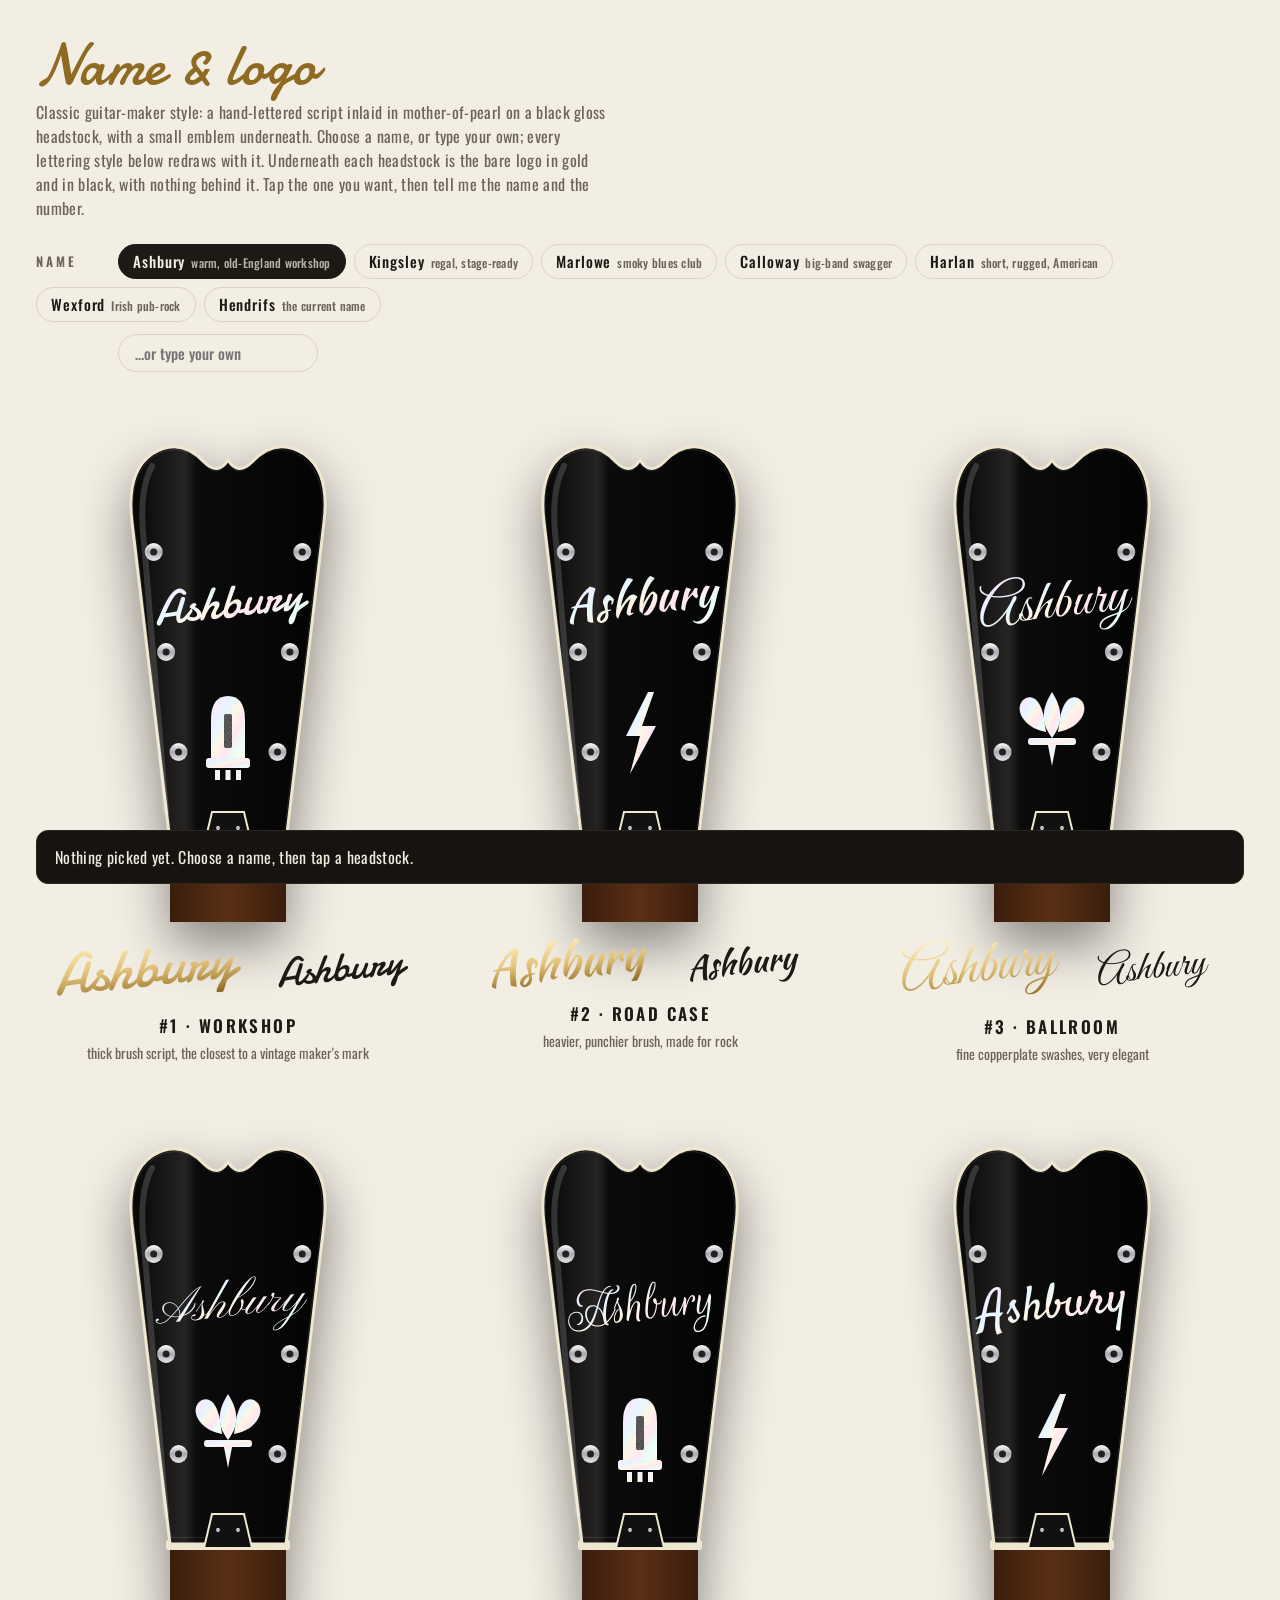
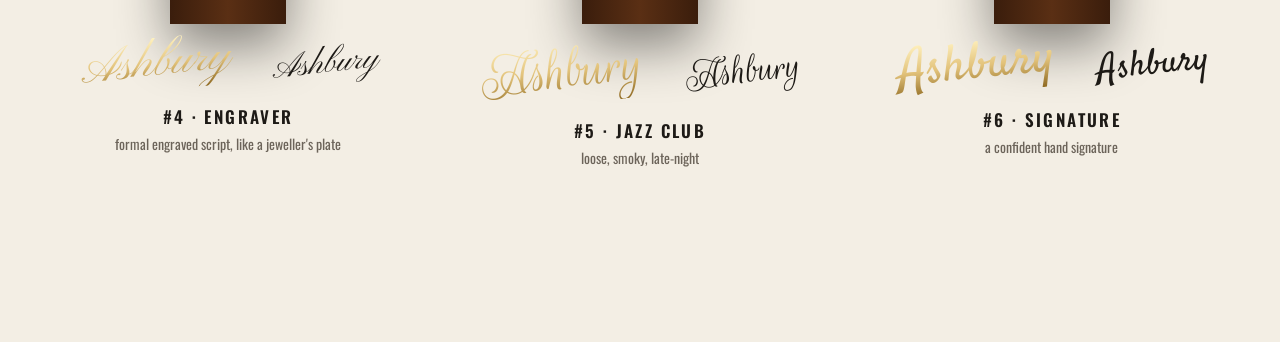
<file: brand-logos.html>
<!doctype html>
<html lang="en">
<head>
<meta charset="utf-8">
<meta name="viewport" content="width=device-width, initial-scale=1">
<title>Name and Logo</title>
<link rel="preconnect" href="https://fonts.googleapis.com">
<link rel="preconnect" href="https://fonts.gstatic.com" crossorigin>
<link href="https://fonts.googleapis.com/css2?family=Oswald:wght@400;500;600&family=Damion&family=Great+Vibes&family=Pinyon+Script&family=Rouge+Script&family=Satisfy&family=Kaushan+Script&family=Playfair+Display+SC:wght@700&display=swap" rel="stylesheet">
<style>
:root { --page: #0c0b0a; --ink: #efe9dd; --dim: #9d958a; --line: #2a2622; --gold: #e2c27a; }
:root[data-theme="light"] { --page: #f3eee4; --ink: #1d1a16; --dim: #6c645a; --line: #dcd3c4; --gold: #8f6a22; }
@media (prefers-color-scheme: light) { :root:not([data-theme="dark"]) { --page: #f3eee4; --ink: #1d1a16; --dim: #6c645a; --line: #dcd3c4; --gold: #8f6a22; } }
* { box-sizing: border-box; }
body { margin: 0; background: var(--page); color: var(--ink); font: 400 16px/1.5 Oswald, "Arial Narrow", sans-serif; letter-spacing: .02em; }
main { max-width: 1240px; margin: 0 auto; padding: 36px 16px 80px; }
h1 { font: 400 58px/1 Damion, cursive; color: var(--gold); margin: 0 0 6px; }
.lede { color: var(--dim); max-width: 72ch; margin: 0 0 24px; }
.panel { display: flex; flex-direction: column; gap: 12px; margin-bottom: 30px; }
.row { display: flex; flex-wrap: wrap; gap: 8px; align-items: center; }
.row > .lab { font: 600 13px/1 Oswald; letter-spacing: .24em; text-transform: uppercase; color: var(--dim); width: 74px; }
.chip { border: 1px solid var(--line); background: none; color: var(--ink); font: 500 15px/1 Oswald; letter-spacing: .06em; padding: 9px 14px; border-radius: 999px; cursor: pointer; }
.chip.on { background: var(--ink); color: var(--page); border-color: var(--ink); }
.chip small { color: var(--dim); margin-left: 6px; font-size: 12px; letter-spacing: .02em; }
.chip.on small { color: inherit; opacity: .7; }
input.own { height: 38px; border-radius: 999px; border: 1px solid var(--line); background: none; color: var(--ink); padding: 0 16px; font: 500 15px Oswald; width: 200px; }
.grid { display: grid; grid-template-columns: repeat(auto-fill, minmax(min(100%, 370px), 1fr)); gap: 40px 28px; }
.opt { background: none; border: 0; padding: 0; color: inherit; font: inherit; cursor: pointer; display: flex; flex-direction: column; align-items: center; gap: 14px; text-align: center; }
.opt svg { width: 100%; max-width: 360px; height: auto; display: block; overflow: visible; filter: drop-shadow(0 22px 26px rgba(0,0,0,.45)); transition: transform .25s; }
.opt:hover svg { transform: translateY(-4px); }
.opt.picked svg { filter: drop-shadow(0 0 0 transparent) drop-shadow(0 0 26px rgba(226,194,122,.55)); }
.cap b { font: 600 17px/1 Oswald; letter-spacing: .14em; text-transform: uppercase; }
.cap span { display: block; color: var(--dim); font-size: 14px; margin-top: 4px; }
.opt.picked .cap b { color: var(--gold); }
.free { display: flex; gap: 28px; align-items: center; justify-content: center; flex-wrap: wrap; }
.free .w { line-height: 1.1; white-space: nowrap; }
.pick { position: sticky; bottom: 16px; margin-top: 40px; padding: 14px 18px; border-radius: 12px; background: #161310; color: #efe9dd; border: 1px solid #2c2620; }
.pick b { color: #e2c27a; }
</style>
</head>
<body>
<main>
  <h1>Name &amp; logo</h1>
  <p class="lede">Classic guitar-maker style: a hand-lettered script inlaid in mother-of-pearl on a black gloss headstock, with a small emblem underneath.
    Choose a name, or type your own; every lettering style below redraws with it. Underneath each headstock is the bare logo in gold and in black,
    with nothing behind it. Tap the one you want, then tell me the name and the number.</p>

  <div class="panel">
    <div class="row" id="names"><span class="lab">Name</span></div>
    <div class="row"><span class="lab"></span><input class="own" id="own" placeholder="…or type your own" maxlength="14" spellcheck="false"></div>
  </div>

  <div class="grid" id="grid"></div>
  <div class="pick" id="pick">Nothing picked yet.</div>
</main>

<script>
const NAMES = [
  ["Ashbury", "warm, old-England workshop"], ["Kingsley", "regal, stage-ready"], ["Marlowe", "smoky blues club"],
  ["Calloway", "big-band swagger"], ["Harlan", "short, rugged, American"], ["Wexford", "Irish pub-rock"], ["Hendrifs", "the current name"],
];
// Lettering styles: font, size, slant, letter-spacing, emblem
const STYLES = [
  { f: "Damion", s: 74, name: "Workshop", vibe: "thick brush script, the closest to a vintage maker's mark", emb: "valve" },
  { f: "Kaushan Script", s: 60, name: "Road Case", vibe: "heavier, punchier brush, made for rock", emb: "bolt" },
  { f: "Great Vibes", s: 76, name: "Ballroom", vibe: "fine copperplate swashes, very elegant", emb: "fleur" },
  { f: "Pinyon Script", s: 62, name: "Engraver", vibe: "formal engraved script, like a jeweller's plate", emb: "fleur" },
  { f: "Rouge Script", s: 78, name: "Jazz Club", vibe: "loose, smoky, late-night", emb: "valve" },
  { f: "Satisfy", s: 66, name: "Signature", vibe: "a confident hand signature", emb: "bolt" },
];

let name = "Ashbury", picked = null;
const esc = s => s.replace(/[&<>"]/g, c => ({ "&": "&amp;", "<": "&lt;", ">": "&gt;", '"': "&quot;" }[c]));

// small inlay emblems, drawn in the same pearl
const EMB = {
  valve: `<g transform="translate(180 330)"><path d="M-17 26 V-12 Q-17 -36 0 -36 Q17 -36 17 -12 V26 Z" fill="url(#pearl)"/><rect x="-22" y="26" width="44" height="10" rx="3" fill="url(#pearl)"/>
    <rect x="-4" y="-18" width="8" height="34" rx="2" fill="#141210"/><g fill="url(#pearl)"><rect x="-13" y="38" width="5" height="10"/><rect x="-2.5" y="38" width="5" height="10"/><rect x="8" y="38" width="5" height="10"/></g></g>`,
  fleur: `<g transform="translate(180 330)" fill="url(#pearl)"><path d="M0 -40 C10 -24 12 -10 0 6 C-12 -10 -10 -24 0 -40 Z"/>
    <path d="M-6 0 C-30 -4 -40 -26 -26 -34 C-16 -38 -10 -26 -8 -14 Z"/><path d="M6 0 C30 -4 40 -26 26 -34 C16 -38 10 -26 8 -14 Z"/>
    <rect x="-24" y="6" width="48" height="7" rx="3"/><path d="M-4 13 L0 34 L4 13 Z"/></g>`,
  bolt: `<g transform="translate(180 330)"><path d="M8 -40 L-14 4 H0 L-10 42 L16 -6 H2 L14 -40 Z" fill="url(#pearl)"/></g>`,
};

function headstock(style, i) {
  const n = esc(name), fs = Math.round(style.s * Math.min(1, 7.5 / Math.max(5, name.length)));
  return `<svg viewBox="0 0 360 520" role="img" aria-label="${n} logo, ${style.name} style">
  <defs>
    <linearGradient id="pearl" x1="0" y1="0" x2="1" y2="1">
      <stop offset="0" stop-color="#ffffff"/><stop offset=".18" stop-color="#f3e9ff"/><stop offset=".34" stop-color="#e3f6ff"/><stop offset=".5" stop-color="#fff4e2"/>
      <stop offset=".66" stop-color="#ffe3f1"/><stop offset=".82" stop-color="#e6fff4"/><stop offset="1" stop-color="#fdfbf6"/></linearGradient>
    <linearGradient id="gloss" x1="0" y1="0" x2="1" y2="0"><stop offset="0" stop-color="#050505"/><stop offset=".28" stop-color="#262423"/><stop offset=".34" stop-color="#0b0b0b"/><stop offset="1" stop-color="#030303"/></linearGradient>
    <linearGradient id="nickel" x1="0" y1="0" x2="0" y2="1"><stop offset="0" stop-color="#ffffff"/><stop offset=".5" stop-color="#a8a8ae"/><stop offset="1" stop-color="#e8e8ec"/></linearGradient>
    <linearGradient id="maple" x1="0" y1="0" x2="1" y2="0"><stop offset="0" stop-color="#3a1d0c"/><stop offset=".5" stop-color="#5a2f14"/><stop offset="1" stop-color="#3a1d0c"/></linearGradient>
    <filter id="sheen"><feTurbulence type="fractalNoise" baseFrequency=".9" numOctaves="2" seed="${i + 3}"/><feColorMatrix values="0 0 0 0 1  0 0 0 0 1  0 0 0 0 1  0 0 0 .18 0"/><feComposite in2="SourceGraphic" operator="in"/><feBlend in2="SourceGraphic" mode="screen"/></filter>
  </defs>
  <!-- neck -->
  <rect x="122" y="440" width="116" height="80" fill="url(#maple)"/>
  <rect x="118" y="436" width="124" height="10" rx="2" fill="#efe6cf"/>
  <!-- headstock: our own crowned three-a-side shape -->
  <path d="M122 440 L84 120 Q78 70 104 52 Q132 34 156 60 Q170 74 180 58 Q190 74 204 60 Q228 34 256 52 Q282 70 276 120 L238 440 Z" fill="url(#gloss)" stroke="#efe6cf" stroke-width="3"/>
  <path d="M122 440 L84 120 Q78 70 104 52 Q132 34 156 60 Q170 74 180 58 Q190 74 204 60 Q228 34 256 52 Q282 70 276 120 L238 440 Z" fill="none" stroke="rgba(255,255,255,.12)" stroke-width="1" transform="translate(4 4) scale(.976)"/>
  <!-- tuner bushings and truss-rod cover -->
  ${[150, 250, 350].map(y => { const dx = (y - 120) * .124; return `<circle cx="${102 + dx}" cy="${y}" r="9" fill="url(#nickel)"/><circle cx="${102 + dx}" cy="${y}" r="3.5" fill="#222"/>
    <circle cx="${258 - dx}" cy="${y}" r="9" fill="url(#nickel)"/><circle cx="${258 - dx}" cy="${y}" r="3.5" fill="#222"/>`; }).join("")}
  <path d="M164 410 L196 410 L204 444 L156 444 Z" fill="#111" stroke="#efe6cf" stroke-width="2"/><circle cx="170" cy="426" r="2" fill="url(#nickel)"/><circle cx="190" cy="426" r="2" fill="url(#nickel)"/>
  <!-- inlaid logo + emblem -->
  <g filter="url(#sheen)">
    <text class="inlay" x="180" y="${200 + fs * .2}" text-anchor="middle" font-family="${style.f}" font-size="${fs}" fill="url(#pearl)" transform="rotate(-6 180 190)">${n}</text>
    ${EMB[style.emb]}
  </g>
  <!-- gloss highlight -->
  <path d="M104 64 Q90 90 96 140 L118 410" fill="none" stroke="rgba(255,255,255,.16)" stroke-width="6" stroke-linecap="round"/>
</svg>`;
}

function render() {
  const g = document.getElementById("grid"); g.innerHTML = "";
  STYLES.forEach((s, i) => {
    const b = document.createElement("button"); b.className = "opt" + (picked === i ? " picked" : "");
    const big = Math.round(s.s * .78 * Math.min(1, 7.5 / Math.max(5, name.length)));
    b.innerHTML = headstock(s, i) +
      `<div class="free"><span class="w" style="font-family:'${s.f}';font-size:${big}px;background:linear-gradient(180deg,#fff1bf,#e2c27a 50%,#8f6a22);-webkit-background-clip:text;background-clip:text;color:transparent;padding:0 8px;transform:rotate(-6deg);display:inline-block">${esc(name)}</span>
        <span class="w" style="font-family:'${s.f}';font-size:${Math.round(big * .7)}px;color:var(--ink);transform:rotate(-6deg);display:inline-block;padding:0 6px">${esc(name)}</span></div>
      <div class="cap"><b>#${i + 1} · ${s.name}</b><span>${s.vibe}</span></div>`;
    b.onclick = () => { picked = i; render(); };
    g.appendChild(b);
    // fit the inlaid name inside the headstock (about 150 units wide at that height)
    const tx = b.querySelector('text.inlay'); const w = tx.getComputedTextLength();
    if (w > 150) tx.setAttribute('font-size', (parseFloat(tx.getAttribute('font-size')) * 150 / w).toFixed(1));
  });
  document.getElementById("pick").innerHTML = picked === null ? "Nothing picked yet. Choose a name, then tap a headstock."
    : `You picked <b>${esc(name)}</b> in <b>#${picked + 1} · ${STYLES[picked].name}</b>. Tell me “${esc(name)}, logo ${picked + 1}” and I'll put it in the app.`;
}

const nm = document.getElementById("names");
NAMES.forEach(([n, v]) => { const c = document.createElement("button"); c.className = "chip" + (n === name ? " on" : ""); c.innerHTML = `${n}<small>${v}</small>`;
  c.onclick = () => { name = n; document.getElementById("own").value = ""; nm.querySelectorAll(".chip").forEach(x => x.classList.toggle("on", x === c)); render(); }; nm.appendChild(c); });
document.getElementById("own").oninput = e => { const v = e.target.value.trim(); if (!v) return; name = v; nm.querySelectorAll(".chip").forEach(x => x.classList.remove("on")); render(); };
(document.fonts ? document.fonts.ready : Promise.resolve()).then(render);
render();
</script>
</body>
</html>
</file>
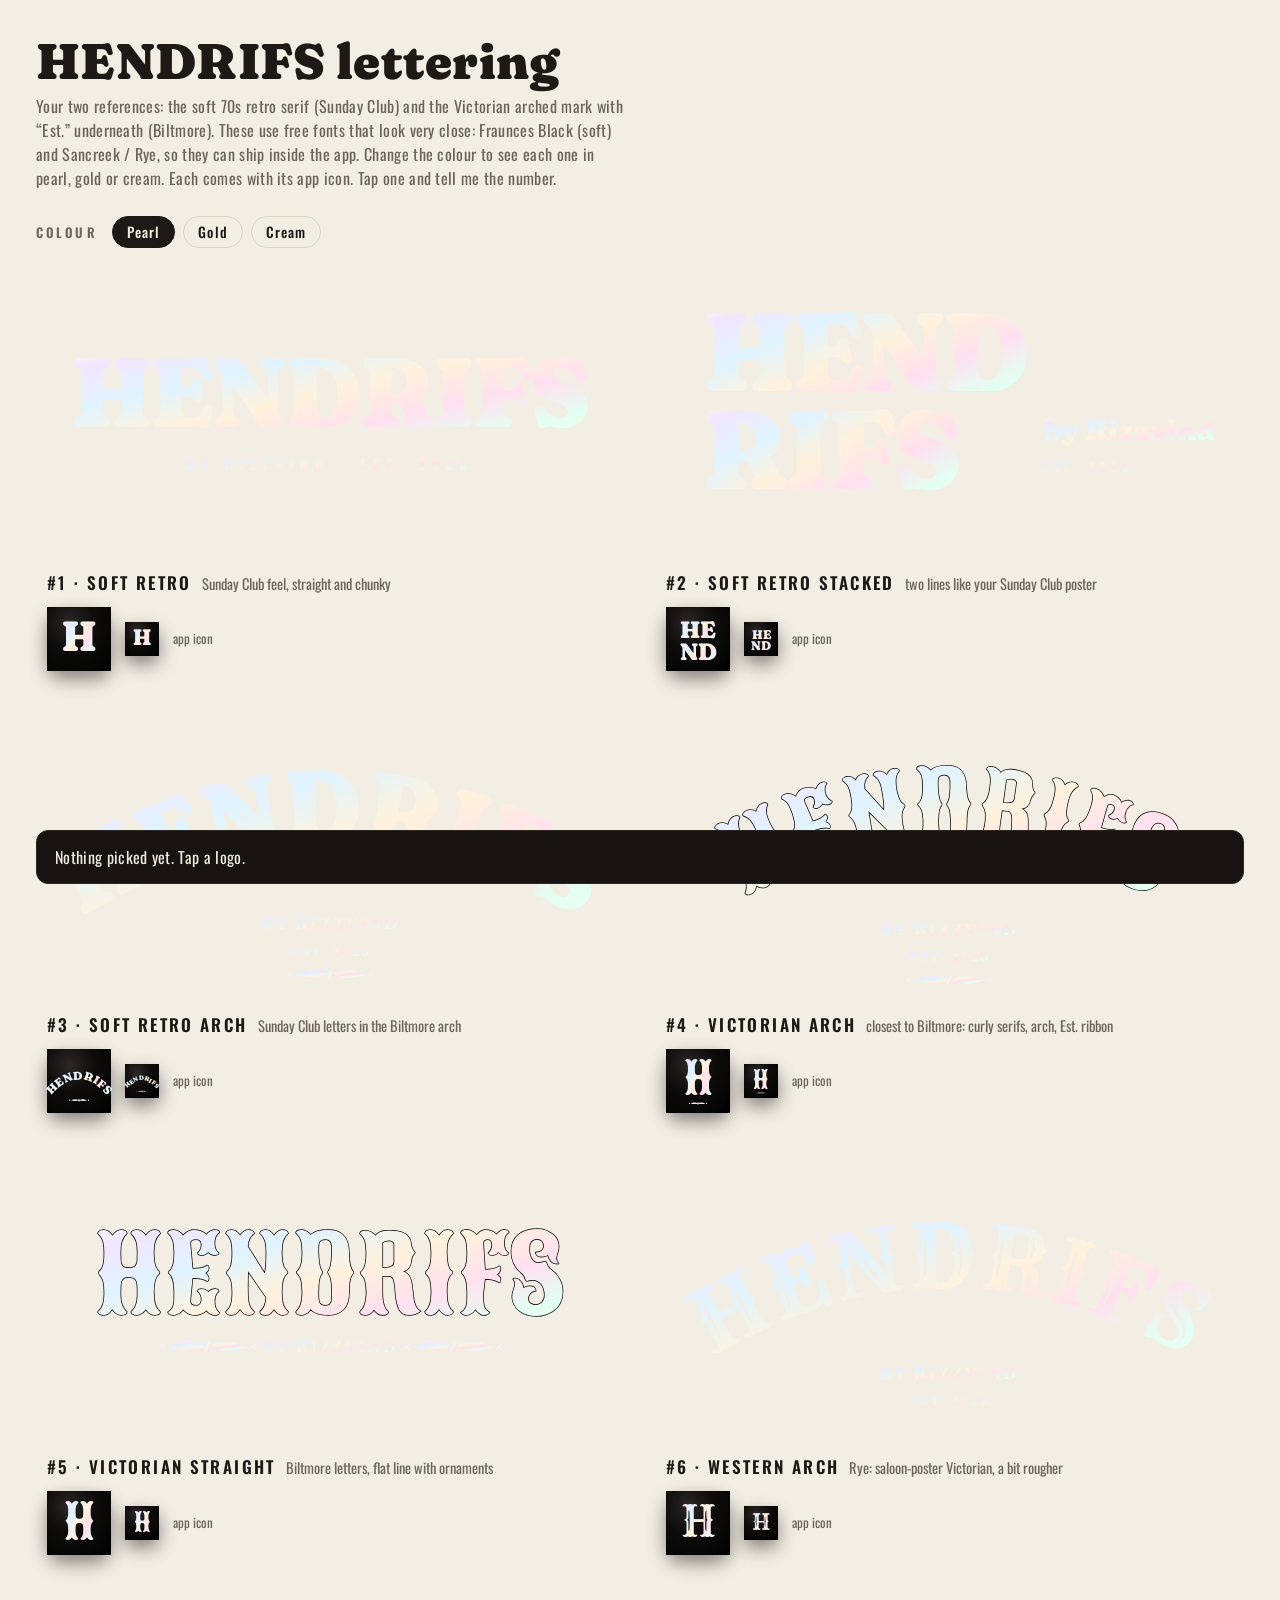
<file: hendrifs-type.html>
<!doctype html>
<html lang="en">
<head>
<meta charset="utf-8">
<meta name="viewport" content="width=device-width, initial-scale=1">
<title>Hendrifs Lettering</title>
<link rel="preconnect" href="https://fonts.googleapis.com">
<link rel="preconnect" href="https://fonts.gstatic.com" crossorigin>
<link href="https://fonts.googleapis.com/css2?family=Fraunces:opsz,wght,SOFT,WONK@9..144,900,100,1&family=Sancreek&family=Rye&family=Oswald:wght@400;600&family=Playfair+Display+SC:wght@700&display=swap" rel="stylesheet">
<style>
:root { --page: #0c0b0a; --ink: #efe9dd; --dim: #9d958a; --line: #2a2622; }
:root[data-theme="light"] { --page: #f3eee4; --ink: #1d1a16; --dim: #6c645a; --line: #dcd3c4; }
@media (prefers-color-scheme: light) { :root:not([data-theme="dark"]) { --page: #f3eee4; --ink: #1d1a16; --dim: #6c645a; --line: #dcd3c4; } }
* { box-sizing: border-box; }
body { margin: 0; background: var(--page); color: var(--ink); font: 400 16px/1.5 Oswald, "Arial Narrow", sans-serif; letter-spacing: .02em; }
main { max-width: 1240px; margin: 0 auto; padding: 36px 16px 80px; }
h1 { font: 900 50px/1 Fraunces, Georgia, serif; font-variation-settings: "SOFT" 100, "WONK" 1; margin: 0 0 8px; }
.lede { color: var(--dim); max-width: 74ch; margin: 0 0 26px; }
.row { display: flex; gap: 8px; flex-wrap: wrap; margin-bottom: 26px; align-items: center; }
.row b { font: 600 13px/1 Oswald; letter-spacing: .24em; text-transform: uppercase; color: var(--dim); margin-right: 6px; }
.chip { border: 1px solid var(--line); background: none; color: var(--ink); font: 500 14px/1 Oswald; letter-spacing: .08em; padding: 8px 14px; border-radius: 999px; cursor: pointer; }
.chip.on { background: var(--ink); color: var(--page); border-color: var(--ink); }
.grid { display: grid; grid-template-columns: repeat(auto-fill, minmax(min(100%, 560px), 1fr)); gap: 34px 30px; }
.opt { background: none; border: 1px solid transparent; border-radius: 16px; padding: 10px; color: inherit; font: inherit; cursor: pointer; display: flex; flex-direction: column; gap: 12px; text-align: left; }
.opt.picked { border-color: #e2c27a; box-shadow: 0 0 30px rgba(226,194,122,.25); }
.opt svg { width: 100%; height: auto; display: block; overflow: visible; }
.cap b { font: 600 17px/1 Oswald; letter-spacing: .14em; text-transform: uppercase; }
.cap span { color: var(--dim); font-size: 14.5px; margin-left: 10px; }
.icons { display: flex; gap: 14px; align-items: center; color: var(--dim); font-size: 13px; }
.icons svg { width: 64px; height: 64px; border-radius: 15px; box-shadow: 0 8px 18px rgba(0,0,0,.45); }
.icons svg + svg { width: 34px; height: 34px; border-radius: 8px; }
.pick { position: sticky; bottom: 16px; margin-top: 36px; padding: 14px 18px; border-radius: 12px; background: #161310; color: #efe9dd; border: 1px solid #2c2620; }
.pick b { color: #e2c27a; }
</style>
</head>
<body>
<main>
  <h1>HENDRIFS lettering</h1>
  <p class="lede">Your two references: the soft 70s retro serif (Sunday Club) and the Victorian arched mark with “Est.” underneath (Biltmore).
    These use free fonts that look very close: Fraunces Black (soft) and Sancreek / Rye, so they can ship inside the app. Change the colour to see each one in pearl, gold or cream.
    Each comes with its app icon. Tap one and tell me the number.</p>
  <div class="row" id="colors"><b>Colour</b></div>
  <div class="grid" id="grid"></div>
  <div class="pick" id="pick">Nothing picked yet.</div>
</main>
<script>
const COLORS = {
  Pearl: ["#ffffff", "#f1e6ff", "#dff4ff", "#fff2dc", "#ffe0ef", "#e2fff2", "#fdfbf6"],
  Gold: ["#fff1bf", "#f3dc93", "#e7c76f", "#c69d45", "#e7c76f", "#b48a35", "#f3dc93"],
  Cream: ["#f6ecd6", "#f6ecd6", "#efe2c4", "#efe2c4", "#f6ecd6", "#efe2c4", "#f6ecd6"],
};
let color = "Pearl", picked = null;
const grad = id => `<linearGradient id="${id}" x1="0" y1="0" x2="1" y2="1">${COLORS[color].map((c, i, a) => `<stop offset="${(i / (a.length - 1)).toFixed(2)}" stop-color="${c}"/>`).join("")}</linearGradient>`;
const SOFT = `font-family="Fraunces" font-weight="900" style="font-variation-settings:'SOFT' 100,'WONK' 1"`;
const orn = (x, y, s = 1, f) => `<g transform="translate(${x} ${y}) scale(${s})" fill="${f}"><path d="M-46 0 C-30 -8 -14 -8 0 0 C14 -8 30 -8 46 0 C30 6 14 6 0 0 C-14 6 -30 6 -46 0 Z"/><circle cx="-54" cy="0" r="3.5"/><circle cx="54" cy="0" r="3.5"/><path d="M0 -10 L5 0 L0 10 L-5 0 Z"/></g>`;

const OPTS = [
  { name: "Soft Retro", vibe: "Sunday Club feel, straight and chunky",
    art: g => `<text x="300" y="150" text-anchor="middle" ${SOFT} font-size="104" letter-spacing="-1" fill="url(#${g})">HENDRIFS</text>
      <text x="300" y="196" text-anchor="middle" font-family="Oswald" font-weight="600" font-size="15" letter-spacing="7" fill="url(#${g})" opacity=".85">BY RIZZVIND · EST. 2026</text>`,
    icon: g => `<text x="100" y="138" text-anchor="middle" ${SOFT} font-size="132" fill="url(#${g})">H</text>` },

  { name: "Soft Retro Stacked", vibe: "two lines like your Sunday Club poster",
    art: g => `<text x="40" y="112" ${SOFT} font-size="118" letter-spacing="-2" fill="url(#${g})">HEND</text>
      <text x="40" y="216" ${SOFT} font-size="118" letter-spacing="-2" fill="url(#${g})">RIFS</text>
      <text x="400" y="164" ${SOFT} font-size="30" fill="url(#${g})">by Rizzvind</text>
      <text x="400" y="198" font-family="Oswald" font-weight="600" font-size="13" letter-spacing="5" fill="url(#${g})" opacity=".85">EST. 2026</text>`,
    icon: g => `<text x="100" y="98" text-anchor="middle" ${SOFT} font-size="74" fill="url(#${g})">HE</text><text x="100" y="166" text-anchor="middle" ${SOFT} font-size="74" fill="url(#${g})">ND</text>` },

  { name: "Soft Retro Arch", vibe: "Sunday Club letters in the Biltmore arch",
    art: g => `<path id="arcA" d="M40 200 Q300 40 560 200" fill="none"/>
      <text ${SOFT} font-size="106" letter-spacing="-1" fill="url(#${g})"><textPath href="#arcA" startOffset="50%" text-anchor="middle">HENDRIFS</textPath></text>
      <text x="300" y="214" text-anchor="middle" font-family="Playfair Display SC" font-weight="700" font-size="19" letter-spacing="3" fill="url(#${g})">by Rizzvind</text>
      <text x="300" y="242" text-anchor="middle" font-family="Playfair Display SC" font-weight="700" font-size="15" letter-spacing="2" fill="url(#${g})">Est. 2026</text>
      ${orn(300, 262, .8, `url(#${g})`)}`,
    icon: g => `<path id="arcI" d="M8 150 Q100 40 192 150" fill="none"/><text ${SOFT} font-size="36" fill="url(#${g})"><textPath href="#arcI" startOffset="50%" text-anchor="middle">HENDRIFS</textPath></text>${orn(100, 160, .55, `url(#${g})`)}` },

  { name: "Victorian Arch", vibe: "closest to Biltmore: curly serifs, arch, Est. ribbon",
    art: g => `<path id="arcV" d="M30 210 Q300 30 570 210" fill="none"/>
      <text font-family="Sancreek" font-size="104" letter-spacing="1" fill="url(#${g})" stroke="#000" stroke-width="1.5" paint-order="stroke"><textPath href="#arcV" startOffset="50%" text-anchor="middle">HENDRIFS</textPath></text>
      <text x="300" y="220" text-anchor="middle" font-family="Playfair Display SC" font-weight="700" font-size="19" letter-spacing="3" fill="url(#${g})">by Rizzvind</text>
      <text x="300" y="248" text-anchor="middle" font-family="Playfair Display SC" font-weight="700" font-size="15" letter-spacing="2" fill="url(#${g})">Est. 2026</text>
      ${orn(300, 268, .8, `url(#${g})`)}`,
    icon: g => `<text x="100" y="140" text-anchor="middle" font-family="Sancreek" font-size="140" fill="url(#${g})">H</text>${orn(100, 170, .5, `url(#${g})`)}` },

  { name: "Victorian Straight", vibe: "Biltmore letters, flat line with ornaments",
    art: g => `<text x="300" y="150" text-anchor="middle" font-family="Sancreek" font-size="112" letter-spacing="2" fill="url(#${g})" stroke="#000" stroke-width="1.5" paint-order="stroke">HENDRIFS</text>
      ${orn(170, 188, .9, `url(#${g})`)}<text x="300" y="194" text-anchor="middle" font-family="Playfair Display SC" font-weight="700" font-size="18" letter-spacing="3" fill="url(#${g})">by Rizzvind</text>${orn(430, 188, .9, `url(#${g})`)}`,
    icon: g => `<text x="100" y="146" text-anchor="middle" font-family="Sancreek" font-size="150" fill="url(#${g})">H</text>` },

  { name: "Western Arch", vibe: "Rye: saloon-poster Victorian, a bit rougher",
    art: g => `<path id="arcW" d="M30 210 Q300 40 570 210" fill="none"/>
      <text font-family="Rye" font-size="92" letter-spacing="2" fill="url(#${g})"><textPath href="#arcW" startOffset="50%" text-anchor="middle">HENDRIFS</textPath></text>
      <text x="300" y="222" text-anchor="middle" font-family="Playfair Display SC" font-weight="700" font-size="19" letter-spacing="3" fill="url(#${g})">by Rizzvind</text>
      <text x="300" y="250" text-anchor="middle" font-family="Playfair Display SC" font-weight="700" font-size="15" letter-spacing="2" fill="url(#${g})">Est. 2026</text>`,
    icon: g => `<text x="100" y="140" text-anchor="middle" font-family="Rye" font-size="130" fill="url(#${g})">H</text>` },
];

function render() {
  const grid = document.getElementById("grid"); grid.innerHTML = "";
  OPTS.forEach((o, i) => {
    const b = document.createElement("button"); b.className = "opt" + (picked === i ? " picked" : "");
    const icon = s => `<svg viewBox="0 0 200 200"><defs>${grad("ig" + i + s)}<radialGradient id="gl${i}${s}" cx="35%" cy="25%" r="90%"><stop offset="0" stop-color="#2b2826"/><stop offset=".45" stop-color="#0d0c0b"/><stop offset="1" stop-color="#030303"/></radialGradient></defs><rect width="200" height="200" fill="url(#gl${i}${s})"/>${o.icon("ig" + i + s)}</svg>`;
    b.innerHTML = `<svg viewBox="0 0 600 290" role="img" aria-label="${o.name}"><defs>${grad("g" + i)}</defs>${o.art("g" + i)}</svg>
      <div class="cap"><b>#${i + 1} · ${o.name}</b><span>${o.vibe}</span></div>
      <div class="icons">${icon("a")}${icon("b")} app icon</div>`;
    b.onclick = () => { picked = i; render(); };
    grid.appendChild(b);
  });
  document.getElementById("pick").innerHTML = picked === null ? "Nothing picked yet. Tap a logo."
    : `You picked <b>#${picked + 1} · ${OPTS[picked].name}</b> in <b>${color}</b>. Tell me “${picked + 1}, ${color.toLowerCase()}” and I'll put it in the app.`;
}
const cr = document.getElementById("colors");
Object.keys(COLORS).forEach(c => { const b = document.createElement("button"); b.className = "chip" + (c === color ? " on" : ""); b.textContent = c;
  b.onclick = () => { color = c; cr.querySelectorAll(".chip").forEach(x => x.classList.toggle("on", x === b)); render(); }; cr.appendChild(b); });
render();
(document.fonts ? document.fonts.ready : Promise.resolve()).then(render);
</script>
</body>
</html>
</file>
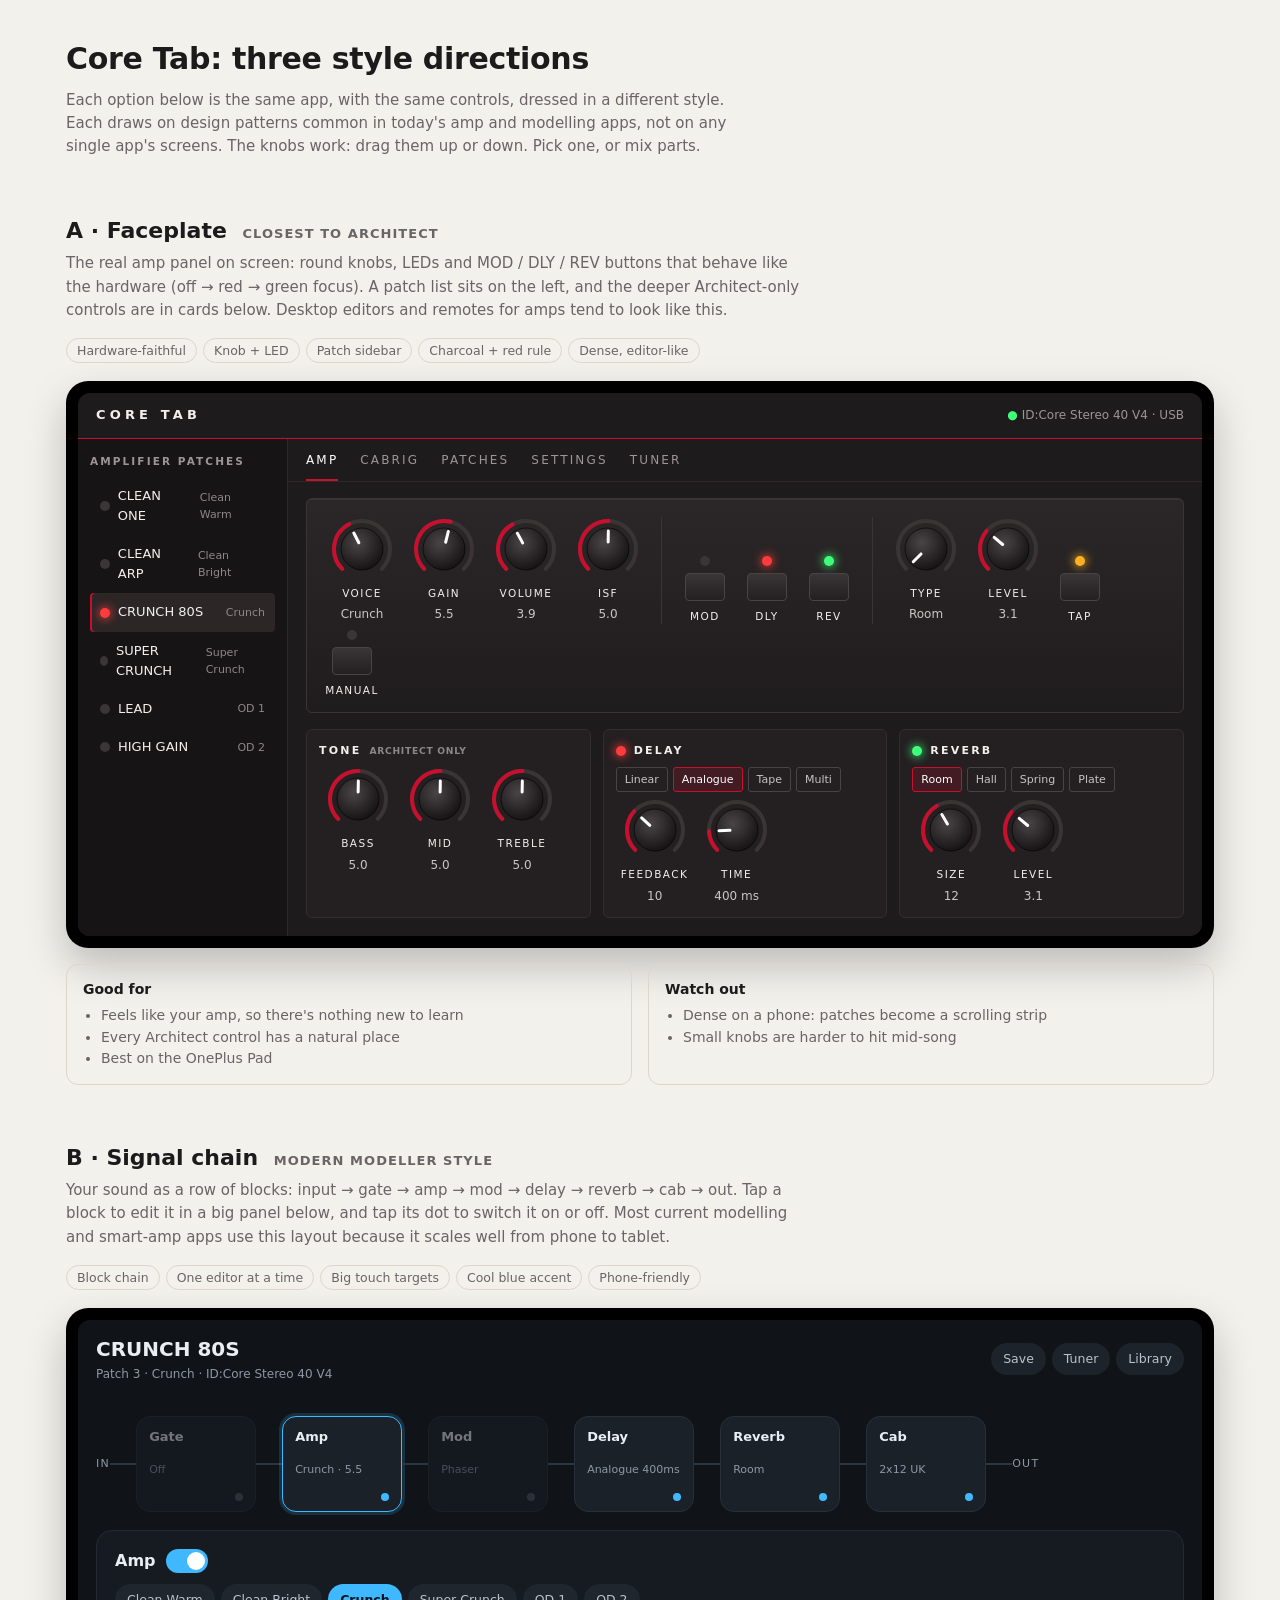
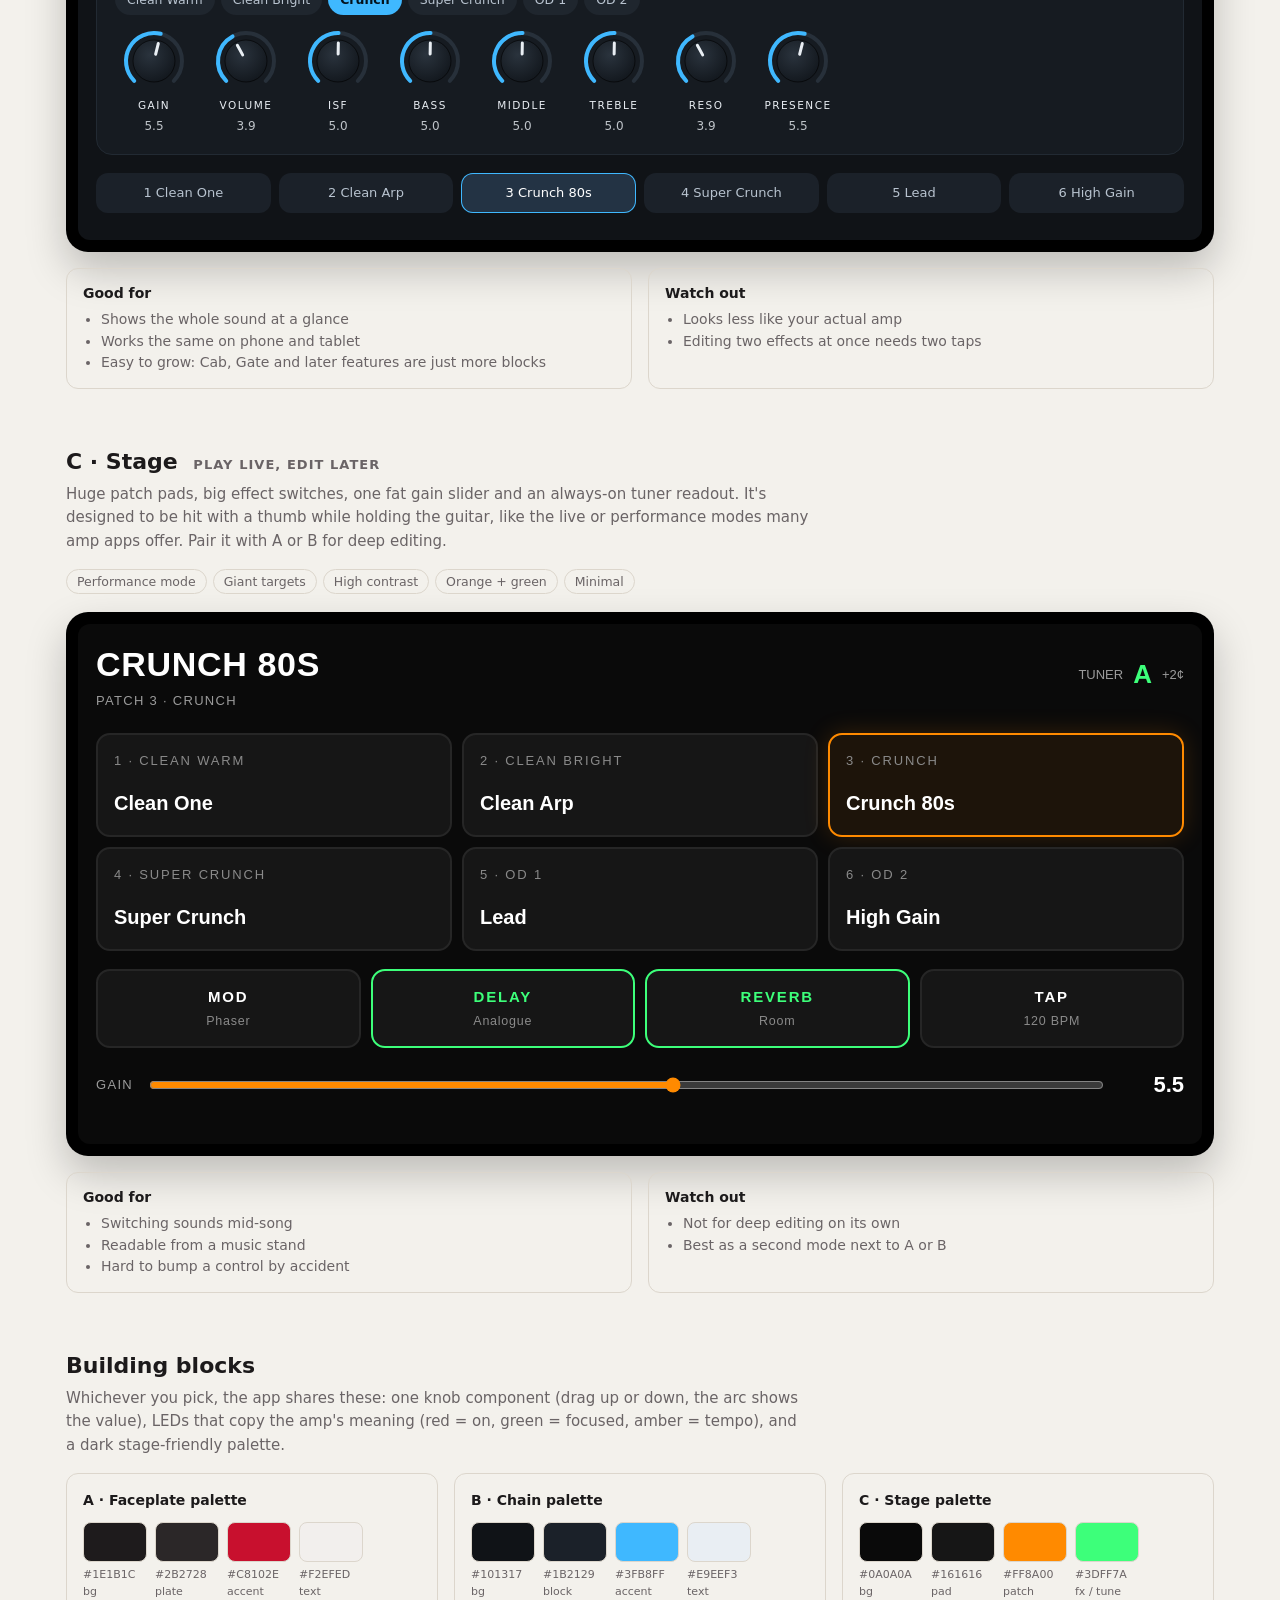
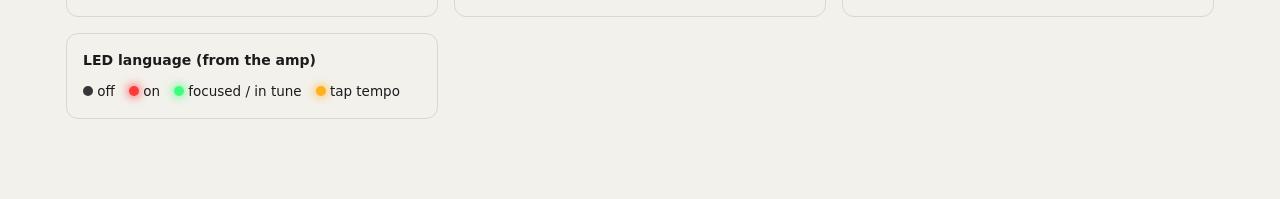
<file: style-directions.html>
<!doctype html>
<html lang="en">
<head>
<meta charset="utf-8">
<meta name="viewport" content="width=device-width, initial-scale=1">
<title>Core Tab Styles</title>
<style>
  :root {
    --page: #f3f1ec; --ink: #1c1a1b; --muted: #6a6466; --line: #dcd6cc;
  }
  @media (prefers-color-scheme: dark) {
    :root:not([data-theme="light"]) { --page: #0f0e0f; --ink: #eceae8; --muted: #9b9597; --line: #2b2829; }
  }
  :root[data-theme="dark"] { --page: #0f0e0f; --ink: #eceae8; --muted: #9b9597; --line: #2b2829; }

  * { box-sizing: border-box; }
  body { margin: 0; background: var(--page); color: var(--ink); font: 15px/1.55 system-ui, -apple-system, "Segoe UI", Roboto, sans-serif; }
  main { max-width: 1180px; margin: 0 auto; padding: 36px 16px 80px; }
  h1 { font-size: 30px; margin: 0 0 6px; letter-spacing: -.01em; }
  .lede { color: var(--muted); max-width: 72ch; margin: 0 0 8px; }
  h2 { font-size: 22px; margin: 56px 0 4px; }
  h2 small { font-size: 13px; font-weight: 600; color: var(--muted); letter-spacing: .08em; text-transform: uppercase; margin-left: 8px; }
  .why { color: var(--muted); max-width: 78ch; margin: 0 0 16px; }
  .tags { display: flex; flex-wrap: wrap; gap: 6px; margin: 0 0 18px; }
  .tags span { border: 1px solid var(--line); border-radius: 999px; padding: 2px 10px; font-size: 12.5px; color: var(--muted); }
  .frame { border-radius: 22px; padding: 12px; background: #000; box-shadow: 0 18px 40px rgba(0,0,0,.22); overflow: hidden; }
  .screen { border-radius: 12px; overflow: hidden; min-height: 520px; }
  .grid2 { display: grid; grid-template-columns: repeat(auto-fit, minmax(min(100%, 320px), 1fr)); gap: 16px; }
  .pro-con { display: grid; grid-template-columns: repeat(auto-fit, minmax(min(100%, 280px), 1fr)); gap: 16px; margin-top: 16px; }
  .pro-con div { border: 1px solid var(--line); border-radius: 12px; padding: 14px 16px; font-size: 14px; }
  .pro-con b { display: block; margin-bottom: 4px; }
  .pro-con ul { margin: 0; padding-left: 18px; color: var(--muted); }

  /* ---------- shared knob (SVG drawn by JS) ---------- */
  .knob { display: inline-flex; flex-direction: column; align-items: center; gap: 4px; width: 78px; user-select: none; }
  .knob svg { width: 64px; height: 64px; cursor: ns-resize; touch-action: none; }
  .knob .lab { font-size: 10.5px; letter-spacing: .14em; text-transform: uppercase; }
  .knob .val { font-size: 12px; font-variant-numeric: tabular-nums; opacity: .8; }
  .led { width: 10px; height: 10px; border-radius: 50%; display: inline-block; background: #3a3537; }
  .led.r { background: #ff3b3b; box-shadow: 0 0 8px 2px rgba(255,59,59,.65); }
  .led.g { background: #3dff7a; box-shadow: 0 0 8px 2px rgba(61,255,122,.6); }
  .led.a { background: #ffb020; box-shadow: 0 0 8px 2px rgba(255,176,32,.6); }

  /* ================= A: FACEPLATE ================= */
  .A { background: #1e1b1c; color: #f2efed; font-family: "Segoe UI", Roboto, system-ui, sans-serif; }
  .A .top { display: flex; align-items: center; gap: 14px; padding: 12px 18px; border-bottom: 1px solid #c8102e; flex-wrap: wrap; }
  .A .brand { letter-spacing: .32em; font-weight: 600; font-size: 13px; }
  .A .status { font-size: 12px; color: #9c9597; margin-left: auto; }
  .A .status i { color: #3dff7a; font-style: normal; }
  .A .wrap { display: grid; grid-template-columns: 210px 1fr; min-height: 470px; }
  .A aside { background: #171415; border-right: 1px solid #2d2829; padding: 14px 12px; }
  .A aside h5 { margin: 0 0 8px; font-size: 10.5px; letter-spacing: .2em; color: #9c9597; font-weight: 600; }
  .A .patch { display: flex; align-items: center; gap: 8px; padding: 9px 10px; border-radius: 4px; font-size: 13px; cursor: pointer; }
  .A .patch:hover { background: #241f21; }
  .A .patch.on { background: #2c2627; box-shadow: inset 2px 0 0 #c8102e; }
  .A .patch small { color: #8d8789; margin-left: auto; font-size: 11px; }
  .A .tabs { display: flex; gap: 22px; padding: 0 18px; border-bottom: 1px solid #2d2829; font-size: 12px; letter-spacing: .18em; }
  .A .tabs span { padding: 12px 0; color: #9c9597; cursor: pointer; }
  .A .tabs span.on { color: #fff; box-shadow: inset 0 -2px 0 #c8102e; }
  .A .plate { margin: 16px 18px; padding: 18px 16px 14px; border-radius: 6px;
              background: linear-gradient(#2b2728, #1f1c1d); border: 1px solid #3a3435; box-shadow: inset 0 1px 0 rgba(255,255,255,.06); }
  .A .row { display: flex; flex-wrap: wrap; align-items: flex-end; gap: 6px 4px; }
  .A .sep { width: 1px; align-self: stretch; background: #3a3435; margin: 0 10px; }
  .A .fxbtn { display: flex; flex-direction: column; align-items: center; gap: 7px; width: 58px; font-size: 10.5px; letter-spacing: .14em; }
  .A .fxbtn button { width: 40px; height: 28px; border-radius: 4px; border: 1px solid #4a4345; background: linear-gradient(#3a3536, #232021); cursor: pointer; }
  .A .sub { display: grid; grid-template-columns: repeat(3, minmax(0,1fr)); gap: 12px; margin: 0 18px 18px; }
  .A .card { background: #241f21; border: 1px solid #332d2f; border-radius: 6px; padding: 12px; }
  .A .card h6 { margin: 0 0 8px; font-size: 11px; letter-spacing: .2em; display: flex; align-items: center; gap: 8px; }
  .A .chips { display: flex; flex-wrap: wrap; gap: 5px; margin-bottom: 6px; }
  .A .chips span { font-size: 11px; border: 1px solid #4a4345; padding: 3px 8px; border-radius: 3px; color: #c9c3c5; }
  .A .chips span.on { border-color: #c8102e; color: #fff; background: rgba(200,16,46,.18); }

  /* ================= B: SIGNAL CHAIN ================= */
  .B { background: #101317; color: #e9eef3; font-family: Inter, "Segoe UI", Roboto, system-ui, sans-serif; }
  .B .top { display: flex; align-items: center; gap: 12px; padding: 14px 18px; flex-wrap: wrap; }
  .B .preset { font-size: 20px; font-weight: 700; }
  .B .preset small { display: block; font-size: 12px; font-weight: 500; color: #8c98a5; }
  .B .pill { margin-left: auto; display: flex; gap: 6px; }
  .B .pill span { background: #1d232b; border-radius: 999px; padding: 6px 12px; font-size: 12.5px; color: #b8c3cf; }
  .B .chain { display: flex; align-items: center; gap: 0; padding: 18px; overflow-x: auto; }
  .B .blk { flex: none; width: 120px; height: 96px; border-radius: 14px; background: #1b2129; border: 1px solid #27303a;
            display: flex; flex-direction: column; justify-content: space-between; padding: 10px 12px; cursor: pointer; transition: .15s; }
  .B .blk b { font-size: 13px; } .B .blk small { font-size: 11px; color: #8c98a5; }
  .B .blk.sel { border-color: #3fb8ff; box-shadow: 0 0 0 3px rgba(63,184,255,.18); }
  .B .blk.off { opacity: .45; }
  .B .blk .dot { width: 8px; height: 8px; border-radius: 50%; background: #3fb8ff; align-self: flex-end; }
  .B .blk.off .dot { background: #4a5562; }
  .B .wire { flex: none; width: 26px; height: 2px; background: #2c3641; }
  .B .io { flex: none; font-size: 11px; color: #8c98a5; letter-spacing: .12em; }
  .B .editor { margin: 0 18px 18px; background: #161b21; border-radius: 16px; padding: 18px; border: 1px solid #222a33; }
  .B .editor h4 { margin: 0 0 4px; font-size: 16px; display: flex; align-items: center; gap: 10px; }
  .B .seg { display: flex; flex-wrap: wrap; gap: 6px; margin: 10px 0 14px; }
  .B .seg span { background: #1f262e; padding: 6px 12px; border-radius: 999px; font-size: 12.5px; color: #b8c3cf; cursor: pointer; }
  .B .seg span.on { background: #3fb8ff; color: #04121c; font-weight: 600; }
  .B .krow { display: flex; flex-wrap: wrap; gap: 14px; }
  .B .toggle { width: 42px; height: 24px; border-radius: 999px; background: #3fb8ff; position: relative; }
  .B .toggle::after { content: ""; position: absolute; right: 3px; top: 3px; width: 18px; height: 18px; border-radius: 50%; background: #fff; }
  .B .bar { display: flex; gap: 8px; padding: 0 18px 18px; flex-wrap: wrap; }
  .B .bar span { flex: 1; min-width: 90px; text-align: center; background: #1b2129; padding: 10px; border-radius: 12px; font-size: 13px; color: #b8c3cf; }
  .B .bar span.on { background: #233344; color: #fff; box-shadow: inset 0 0 0 1px #3fb8ff; }

  /* ================= C: STAGE ================= */
  .C { background: #0a0a0a; color: #fff; font-family: "Bahnschrift", "DIN Alternate", "Segoe UI", Roboto, sans-serif; }
  .C .top { display: flex; align-items: center; padding: 14px 18px; gap: 14px; flex-wrap: wrap; }
  .C .big { font-size: 34px; font-weight: 700; letter-spacing: .02em; }
  .C .meta { color: #9b9b9b; font-size: 13px; letter-spacing: .1em; text-transform: uppercase; }
  .C .tuner { margin-left: auto; display: flex; align-items: center; gap: 10px; color: #9b9b9b; font-size: 13px; }
  .C .tuner b { font-size: 26px; color: #3dff7a; }
  .C .pads { display: grid; grid-template-columns: repeat(3, minmax(0,1fr)); gap: 10px; padding: 8px 18px; }
  .C .pad { border-radius: 14px; background: #161616; border: 2px solid #262626; padding: 16px; min-height: 104px; display: flex; flex-direction: column; justify-content: space-between; cursor: pointer; }
  .C .pad .n { font-size: 13px; color: #8a8a8a; letter-spacing: .14em; }
  .C .pad .t { font-size: 20px; font-weight: 700; }
  .C .pad.on { border-color: #ff8a00; background: #1d140a; box-shadow: 0 0 24px rgba(255,138,0,.18); }
  .C .fx { display: grid; grid-template-columns: repeat(4, minmax(0,1fr)); gap: 10px; padding: 10px 18px 18px; }
  .C .fxp { border-radius: 14px; padding: 14px; background: #161616; text-align: center; font-weight: 700; letter-spacing: .12em; cursor: pointer; border: 2px solid #262626; }
  .C .fxp.on { border-color: #3dff7a; color: #3dff7a; }
  .C .fxp small { display: block; color: #8a8a8a; font-weight: 500; letter-spacing: .06em; margin-top: 4px; }
  .C .gain { display: flex; align-items: center; gap: 14px; padding: 0 18px 18px; }
  .C .gain input { flex: 1; accent-color: #ff8a00; height: 34px; }
  .C .gain b { width: 64px; text-align: right; font-size: 22px; }

  /* ---------- tokens ---------- */
  .tok { display: grid; grid-template-columns: repeat(auto-fit, minmax(min(100%, 340px), 1fr)); gap: 16px; }
  .tok .t { border: 1px solid var(--line); border-radius: 12px; padding: 16px; }
  .tok h4 { margin: 0 0 10px; font-size: 14px; }
  .sw { display: flex; flex-wrap: wrap; gap: 8px; }
  .sw div { width: 64px; font-size: 11px; color: var(--muted); }
  .sw i { display: block; height: 40px; border-radius: 8px; border: 1px solid var(--line); margin-bottom: 4px; }

  @media (max-width: 760px) {
    .A .wrap { grid-template-columns: 1fr; }
    .A aside { border-right: 0; border-bottom: 1px solid #2d2829; display: flex; gap: 6px; overflow-x: auto; }
    .A aside h5 { display: none; }
    .A .patch { flex: none; }
    .A .patch small { display: none; }
    .A .sub { grid-template-columns: 1fr; }
    .A .sep { display: none; }
    .C .pads { grid-template-columns: repeat(2, minmax(0,1fr)); }
    .C .fx { grid-template-columns: repeat(2, minmax(0,1fr)); }
  }
</style>
</head>
<body>
<main>
  <h1>Core Tab: three style directions</h1>
  <p class="lede">Each option below is the same app, with the same controls, dressed in a different style. Each draws on design patterns
    common in today's amp and modelling apps, not on any single app's screens. The knobs work: drag them up or down. Pick one, or mix parts.</p>

  <!-- ========================= A ========================= -->
  <h2>A · Faceplate <small>closest to Architect</small></h2>
  <p class="why">The real amp panel on screen: round knobs, LEDs and MOD / DLY / REV buttons that behave like the hardware (off → red → green focus).
    A patch list sits on the left, and the deeper Architect-only controls are in cards below. Desktop editors and remotes for amps tend to look like this.</p>
  <div class="tags"><span>Hardware-faithful</span><span>Knob + LED</span><span>Patch sidebar</span><span>Charcoal + red rule</span><span>Dense, editor-like</span></div>
  <div class="frame"><div class="screen A">
    <div class="top"><span class="brand">CORE&nbsp;TAB</span><span class="status"><i>●</i> ID:Core Stereo 40 V4 · USB</span></div>
    <div class="wrap">
      <aside>
        <h5>AMPLIFIER PATCHES</h5>
        <div class="patch"><span class="led"></span>CLEAN ONE<small>Clean Warm</small></div>
        <div class="patch"><span class="led"></span>CLEAN ARP<small>Clean Bright</small></div>
        <div class="patch on"><span class="led r"></span>CRUNCH 80S<small>Crunch</small></div>
        <div class="patch"><span class="led"></span>SUPER CRUNCH<small>Super Crunch</small></div>
        <div class="patch"><span class="led"></span>LEAD<small>OD 1</small></div>
        <div class="patch"><span class="led"></span>HIGH GAIN<small>OD 2</small></div>
      </aside>
      <div>
        <div class="tabs"><span class="on">AMP</span><span>CABRIG</span><span>PATCHES</span><span>SETTINGS</span><span>TUNER</span></div>
        <div class="plate">
          <div class="row">
            <div data-knob="A|VOICE|2|0|5|voice"></div>
            <div data-knob="A|GAIN|70|0|127"></div>
            <div data-knob="A|VOLUME|50|0|127"></div>
            <div data-knob="A|ISF|64|0|127|isf"></div>
            <div class="sep"></div>
            <div class="fxbtn"><span class="led"></span><button aria-label="Modulation"></button>MOD</div>
            <div class="fxbtn"><span class="led r"></span><button aria-label="Delay"></button>DLY</div>
            <div class="fxbtn"><span class="led g"></span><button aria-label="Reverb"></button>REV</div>
            <div class="sep"></div>
            <div data-knob="A|TYPE|0|0|3|rev"></div>
            <div data-knob="A|LEVEL|40|0|127"></div>
            <div class="fxbtn"><span class="led a"></span><button aria-label="Tap"></button>TAP</div>
            <div class="fxbtn"><span class="led"></span><button aria-label="Manual"></button>MANUAL</div>
          </div>
        </div>
        <div class="sub">
          <div class="card"><h6>TONE <small style="color:#8d8789;letter-spacing:.08em">ARCHITECT ONLY</small></h6>
            <div class="row"><div data-knob="A|BASS|64|0|127"></div><div data-knob="A|MID|64|0|127"></div><div data-knob="A|TREBLE|64|0|127"></div></div></div>
          <div class="card"><h6><span class="led r"></span>DELAY</h6>
            <div class="chips"><span>Linear</span><span class="on">Analogue</span><span>Tape</span><span>Multi</span></div>
            <div class="row"><div data-knob="A|FEEDBACK|10|0|31"></div><div data-knob="A|TIME|400|100|2000|ms"></div></div></div>
          <div class="card"><h6><span class="led g"></span>REVERB</h6>
            <div class="chips"><span class="on">Room</span><span>Hall</span><span>Spring</span><span>Plate</span></div>
            <div class="row"><div data-knob="A|SIZE|12|0|31"></div><div data-knob="A|LEVEL|40|0|127"></div></div></div>
        </div>
      </div>
    </div>
  </div></div>
  <div class="pro-con">
    <div><b>Good for</b><ul><li>Feels like your amp, so there's nothing new to learn</li><li>Every Architect control has a natural place</li><li>Best on the OnePlus Pad</li></ul></div>
    <div><b>Watch out</b><ul><li>Dense on a phone: patches become a scrolling strip</li><li>Small knobs are harder to hit mid-song</li></ul></div>
  </div>

  <!-- ========================= B ========================= -->
  <h2>B · Signal chain <small>modern modeller style</small></h2>
  <p class="why">Your sound as a row of blocks: input → gate → amp → mod → delay → reverb → cab → out. Tap a block to edit it in a big panel below,
    and tap its dot to switch it on or off. Most current modelling and smart-amp apps use this layout because it scales well from phone to tablet.</p>
  <div class="tags"><span>Block chain</span><span>One editor at a time</span><span>Big touch targets</span><span>Cool blue accent</span><span>Phone-friendly</span></div>
  <div class="frame"><div class="screen B">
    <div class="top"><div class="preset">CRUNCH 80S<small>Patch 3 · Crunch · ID:Core Stereo 40 V4</small></div>
      <div class="pill"><span>Save</span><span>Tuner</span><span>Library</span></div></div>
    <div class="chain" id="chain">
      <span class="io">IN</span><span class="wire"></span>
      <div class="blk off" data-b="gate"><b>Gate</b><small>Off</small><span class="dot"></span></div><span class="wire"></span>
      <div class="blk sel" data-b="amp"><b>Amp</b><small>Crunch · 5.5</small><span class="dot"></span></div><span class="wire"></span>
      <div class="blk off" data-b="mod"><b>Mod</b><small>Phaser</small><span class="dot"></span></div><span class="wire"></span>
      <div class="blk" data-b="dly"><b>Delay</b><small>Analogue 400ms</small><span class="dot"></span></div><span class="wire"></span>
      <div class="blk" data-b="rev"><b>Reverb</b><small>Room</small><span class="dot"></span></div><span class="wire"></span>
      <div class="blk" data-b="cab"><b>Cab</b><small>2x12 UK</small><span class="dot"></span></div><span class="wire"></span>
      <span class="io">OUT</span>
    </div>
    <div class="editor">
      <h4 id="ed-title">Amp <span class="toggle"></span></h4>
      <div class="seg"><span>Clean Warm</span><span>Clean Bright</span><span class="on">Crunch</span><span>Super Crunch</span><span>OD 1</span><span>OD 2</span></div>
      <div class="krow">
        <div data-knob="B|GAIN|70|0|127"></div><div data-knob="B|VOLUME|50|0|127"></div><div data-knob="B|ISF|64|0|127|isf"></div>
        <div data-knob="B|BASS|64|0|127"></div><div data-knob="B|MIDDLE|64|0|127"></div><div data-knob="B|TREBLE|64|0|127"></div>
        <div data-knob="B|RESO|50|0|127"></div><div data-knob="B|PRESENCE|70|0|127"></div>
      </div>
    </div>
    <div class="bar"><span>1 Clean One</span><span>2 Clean Arp</span><span class="on">3 Crunch 80s</span><span>4 Super Crunch</span><span>5 Lead</span><span>6 High Gain</span></div>
  </div></div>
  <div class="pro-con">
    <div><b>Good for</b><ul><li>Shows the whole sound at a glance</li><li>Works the same on phone and tablet</li><li>Easy to grow: Cab, Gate and later features are just more blocks</li></ul></div>
    <div><b>Watch out</b><ul><li>Looks less like your actual amp</li><li>Editing two effects at once needs two taps</li></ul></div>
  </div>

  <!-- ========================= C ========================= -->
  <h2>C · Stage <small>play live, edit later</small></h2>
  <p class="why">Huge patch pads, big effect switches, one fat gain slider and an always-on tuner readout. It's designed to be hit with
    a thumb while holding the guitar, like the live or performance modes many amp apps offer. Pair it with A or B for deep editing.</p>
  <div class="tags"><span>Performance mode</span><span>Giant targets</span><span>High contrast</span><span>Orange + green</span><span>Minimal</span></div>
  <div class="frame"><div class="screen C">
    <div class="top"><div><div class="big" id="c-name">CRUNCH 80S</div><div class="meta">Patch 3 · Crunch</div></div>
      <div class="tuner">TUNER <b>A</b> +2¢</div></div>
    <div class="pads" id="pads">
      <div class="pad"><span class="n">1 · CLEAN WARM</span><span class="t">Clean One</span></div>
      <div class="pad"><span class="n">2 · CLEAN BRIGHT</span><span class="t">Clean Arp</span></div>
      <div class="pad on"><span class="n">3 · CRUNCH</span><span class="t">Crunch 80s</span></div>
      <div class="pad"><span class="n">4 · SUPER CRUNCH</span><span class="t">Super Crunch</span></div>
      <div class="pad"><span class="n">5 · OD 1</span><span class="t">Lead</span></div>
      <div class="pad"><span class="n">6 · OD 2</span><span class="t">High Gain</span></div>
    </div>
    <div class="fx" id="cfx">
      <div class="fxp">MOD<small>Phaser</small></div>
      <div class="fxp on">DELAY<small>Analogue</small></div>
      <div class="fxp on">REVERB<small>Room</small></div>
      <div class="fxp">TAP<small>120 BPM</small></div>
    </div>
    <div class="gain"><span class="meta">GAIN</span><input type="range" min="0" max="100" value="55" id="cg" aria-label="Gain"><b id="cgv">5.5</b></div>
  </div></div>
  <div class="pro-con">
    <div><b>Good for</b><ul><li>Switching sounds mid-song</li><li>Readable from a music stand</li><li>Hard to bump a control by accident</li></ul></div>
    <div><b>Watch out</b><ul><li>Not for deep editing on its own</li><li>Best as a second mode next to A or B</li></ul></div>
  </div>

  <!-- ========================= tokens ========================= -->
  <h2>Building blocks</h2>
  <p class="why">Whichever you pick, the app shares these: one knob component (drag up or down, the arc shows the value), LEDs that copy the amp's
    meaning (red = on, green = focused, amber = tempo), and a dark stage-friendly palette.</p>
  <div class="tok">
    <div class="t"><h4>A · Faceplate palette</h4><div class="sw">
      <div><i style="background:#1e1b1c"></i>#1E1B1C bg</div><div><i style="background:#2b2728"></i>#2B2728 plate</div>
      <div><i style="background:#c8102e"></i>#C8102E accent</div><div><i style="background:#f2efed"></i>#F2EFED text</div></div></div>
    <div class="t"><h4>B · Chain palette</h4><div class="sw">
      <div><i style="background:#101317"></i>#101317 bg</div><div><i style="background:#1b2129"></i>#1B2129 block</div>
      <div><i style="background:#3fb8ff"></i>#3FB8FF accent</div><div><i style="background:#e9eef3"></i>#E9EEF3 text</div></div></div>
    <div class="t"><h4>C · Stage palette</h4><div class="sw">
      <div><i style="background:#0a0a0a"></i>#0A0A0A bg</div><div><i style="background:#161616"></i>#161616 pad</div>
      <div><i style="background:#ff8a00"></i>#FF8A00 patch</div><div><i style="background:#3dff7a"></i>#3DFF7A fx / tune</div></div></div>
    <div class="t"><h4>LED language (from the amp)</h4>
      <p style="margin:0;display:flex;flex-wrap:wrap;gap:14px;align-items:center;font-size:13.5px">
        <span><span class="led"></span> off</span><span><span class="led r"></span> on</span>
        <span><span class="led g"></span> focused / in tune</span><span><span class="led a"></span> tap tempo</span></p></div>
  </div>
</main>

<script>
/* One knob, three skins. Drag up/down (or use arrow keys) to change. */
const VOICES = ["Clean Warm","Clean Bright","Crunch","Super Crunch","OD 1","OD 2"];
const REV = ["Room","Hall","Spring","Plate"];
const SKIN = {
  A: { track:"#3a3435", arc:"#c8102e", body:["#4a4446","#141112"], ptr:"#ffffff", text:"#f2efed" },
  B: { track:"#27303a", arc:"#3fb8ff", body:["#2a333d","#12171d"], ptr:"#e9eef3", text:"#e9eef3" },
};
function fmt(v, min, max, kind) {
  if (kind === "voice") return VOICES[v];
  if (kind === "rev") return REV[v];
  if (kind === "ms") return v + " ms";
  if (kind === "isf") return v < 43 ? "USA " + (v*10/127).toFixed(1) : v > 84 ? "UK " + (v*10/127).toFixed(1) : (v*10/127).toFixed(1);
  return max === 127 ? (v*10/127).toFixed(1) : String(v);
}
function drawKnob(host) {
  const [skin, label, val, min, max, kind] = host.dataset.knob.split("|");
  const s = SKIN[skin]; let v = +val; const lo = +min, hi = +max;
  host.className = "knob";
  host.innerHTML = `<svg viewBox="0 0 64 64" role="slider" tabindex="0" aria-label="${label}" aria-valuemin="${lo}" aria-valuemax="${hi}"></svg>
    <span class="lab" style="color:${s.text}">${label}</span><span class="val" style="color:${s.text}"></span>`;
  const svg = host.querySelector("svg"), out = host.querySelector(".val");
  const arc = (a0, a1, r) => { const p = a => [32 + r*Math.cos(a), 32 + r*Math.sin(a)];
    const [x0,y0] = p(a0), [x1,y1] = p(a1); return `M${x0} ${y0} A${r} ${r} 0 ${a1-a0 > Math.PI ? 1 : 0} 1 ${x1} ${y1}`; };
  function paint() {
    const f = (v - lo) / (hi - lo), a0 = 0.75*Math.PI, a1 = a0 + f*1.5*Math.PI, end = a0 + 1.5*Math.PI;
    const id = "g" + Math.random().toString(36).slice(2,7);
    svg.innerHTML = `<defs><radialGradient id="${id}" cx="40%" cy="35%" r="70%"><stop offset="0" stop-color="${s.body[0]}"/><stop offset="1" stop-color="${s.body[1]}"/></radialGradient></defs>
      <path d="${arc(a0,end,28)}" stroke="${s.track}" stroke-width="4" fill="none" stroke-linecap="round"/>
      ${f > 0.001 ? `<path d="${arc(a0,a1,28)}" stroke="${s.arc}" stroke-width="4" fill="none" stroke-linecap="round"/>` : ""}
      <circle cx="32" cy="32" r="21" fill="url(#${id})" stroke="#000" stroke-opacity=".6"/>
      <line x1="${32+7*Math.cos(a1)}" y1="${32+7*Math.sin(a1)}" x2="${32+18*Math.cos(a1)}" y2="${32+18*Math.sin(a1)}" stroke="${s.ptr}" stroke-width="3" stroke-linecap="round"/>`;
    svg.setAttribute("aria-valuenow", v); svg.setAttribute("aria-valuetext", fmt(v,lo,hi,kind));
    out.textContent = fmt(v, lo, hi, kind);
  }
  let y0 = 0, v0 = 0;
  svg.addEventListener("pointerdown", e => { svg.setPointerCapture(e.pointerId); y0 = e.clientY; v0 = v; });
  svg.addEventListener("pointermove", e => { if (!svg.hasPointerCapture(e.pointerId)) return;
    v = Math.round(Math.min(hi, Math.max(lo, v0 + (y0 - e.clientY) * (hi - lo) / 180))); paint(); });
  svg.addEventListener("keydown", e => { const step = Math.max(1, Math.round((hi-lo)/50));
    if (e.key === "ArrowUp" || e.key === "ArrowRight") v = Math.min(hi, v + step);
    else if (e.key === "ArrowDown" || e.key === "ArrowLeft") v = Math.max(lo, v - step); else return;
    e.preventDefault(); paint(); });
  paint();
}
document.querySelectorAll("[data-knob]").forEach(drawKnob);

/* A: effect buttons cycle off → on (red) → focused (green) → off, like the amp */
document.querySelectorAll(".A .fxbtn button").forEach(b => b.addEventListener("click", () => {
  const led = b.previousElementSibling; const lab = b.parentElement.textContent.trim();
  if (lab === "TAP" || lab === "MANUAL") { led.classList.toggle(lab === "TAP" ? "a" : "r"); return; }
  if (led.classList.contains("g")) { led.className = "led"; return; }
  document.querySelectorAll(".A .fxbtn .led.g").forEach(x => x.className = "led r");
  led.className = led.classList.contains("r") ? "led g" : "led g";
}));
document.querySelectorAll(".A .patch").forEach(p => p.addEventListener("click", () => {
  document.querySelectorAll(".A .patch").forEach(x => { x.classList.remove("on"); x.querySelector(".led").className = "led"; });
  p.classList.add("on"); p.querySelector(".led").className = "led r"; }));
document.querySelectorAll(".A .tabs span").forEach(t => t.addEventListener("click", () => {
  document.querySelectorAll(".A .tabs span").forEach(x => x.classList.toggle("on", x === t)); }));
document.querySelectorAll(".A .chips span").forEach(c => c.addEventListener("click", () => {
  c.parentElement.querySelectorAll("span").forEach(x => x.classList.toggle("on", x === c)); }));

/* B: tap a block to edit, tap its dot to toggle */
document.querySelectorAll(".B .blk").forEach(b => b.addEventListener("click", e => {
  if (e.target.classList.contains("dot")) { b.classList.toggle("off"); return; }
  document.querySelectorAll(".B .blk").forEach(x => x.classList.toggle("sel", x === b));
  document.getElementById("ed-title").firstChild.textContent = b.querySelector("b").textContent + " ";
}));
document.querySelectorAll(".B .seg span, .B .bar span").forEach(c => c.addEventListener("click", () => {
  c.parentElement.querySelectorAll("span").forEach(x => x.classList.toggle("on", x === c)); }));

/* C: pads and fx */
document.querySelectorAll(".C .pad").forEach(p => p.addEventListener("click", () => {
  document.querySelectorAll(".C .pad").forEach(x => x.classList.toggle("on", x === p));
  document.getElementById("c-name").textContent = p.querySelector(".t").textContent.toUpperCase();
  document.querySelector(".C .meta").textContent = "Patch " + p.querySelector(".n").textContent.replace(" · ", " · ").replace(/^(\d)/, "$1");
}));
document.querySelectorAll(".C .fxp").forEach(f => f.addEventListener("click", () => f.classList.toggle("on")));
document.getElementById("cg").addEventListener("input", e => document.getElementById("cgv").textContent = (e.target.value/10).toFixed(1));
</script>
</body>
</html>
</file>
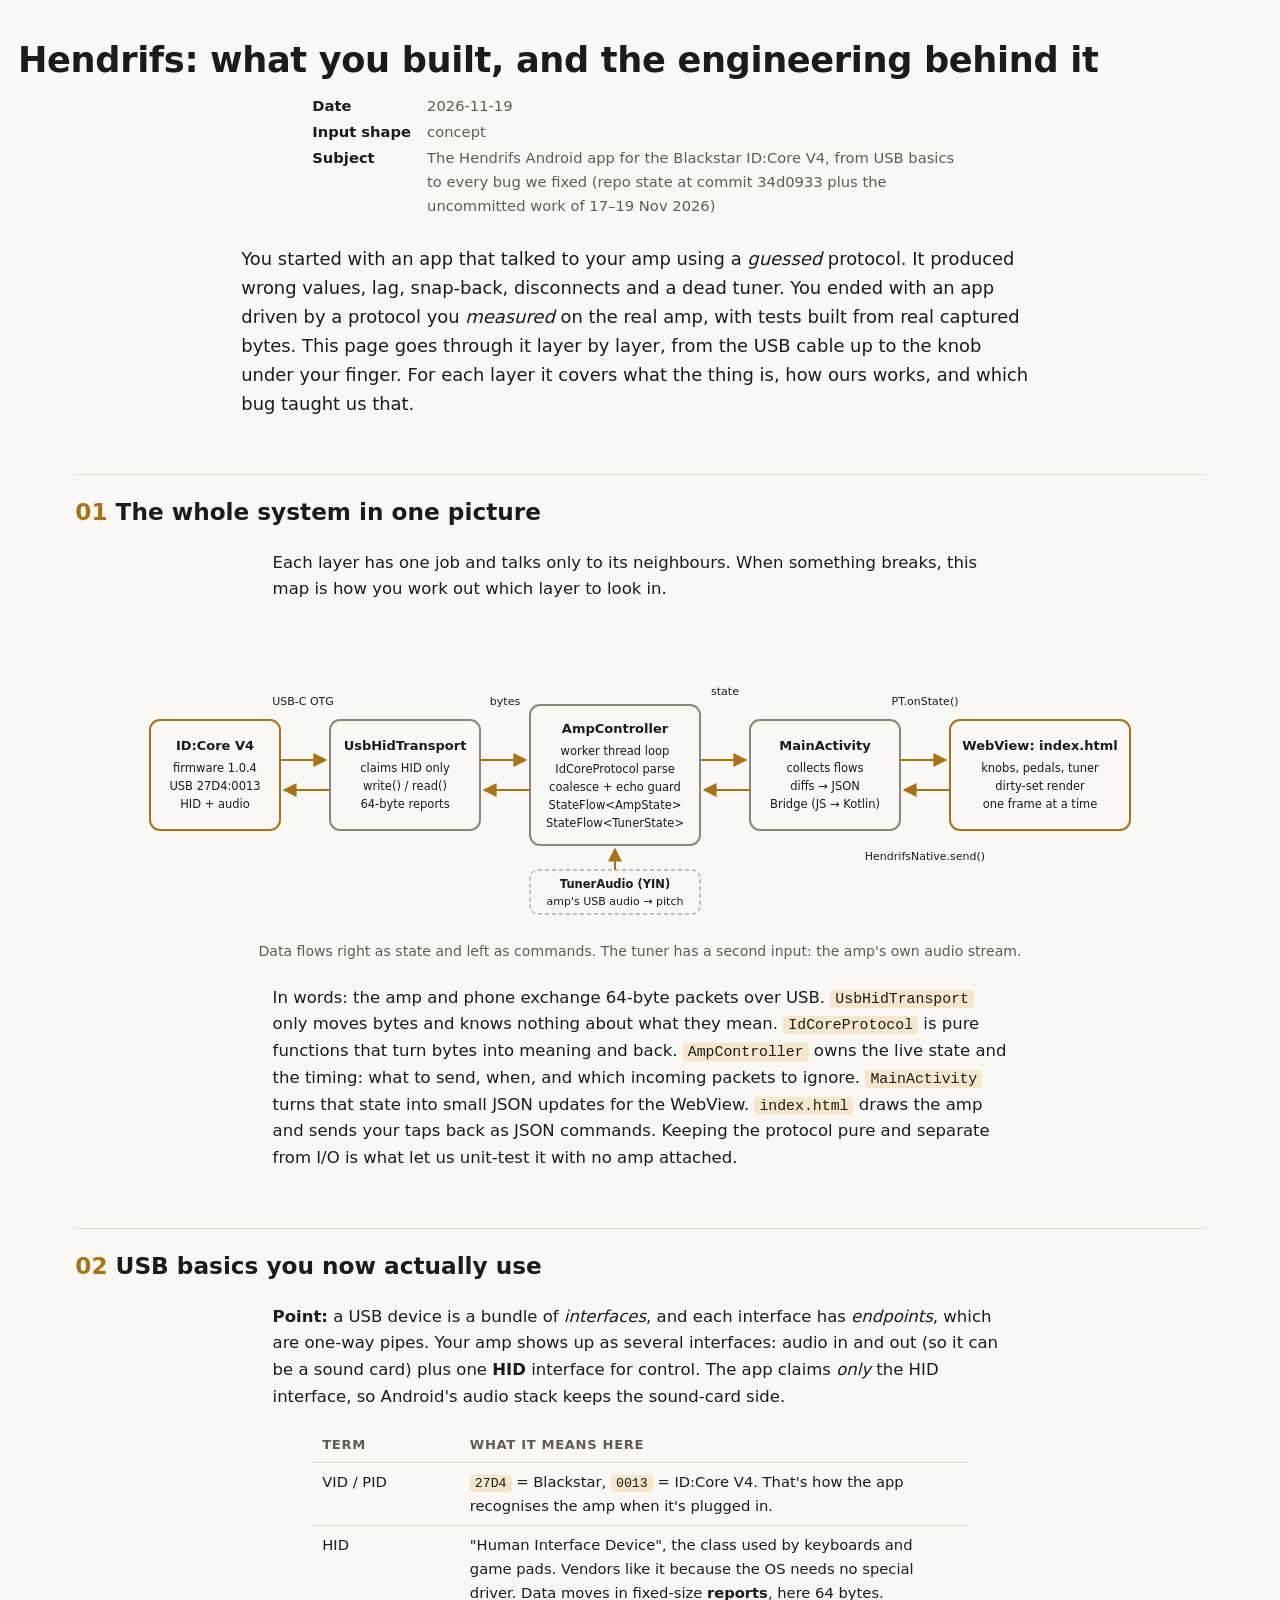
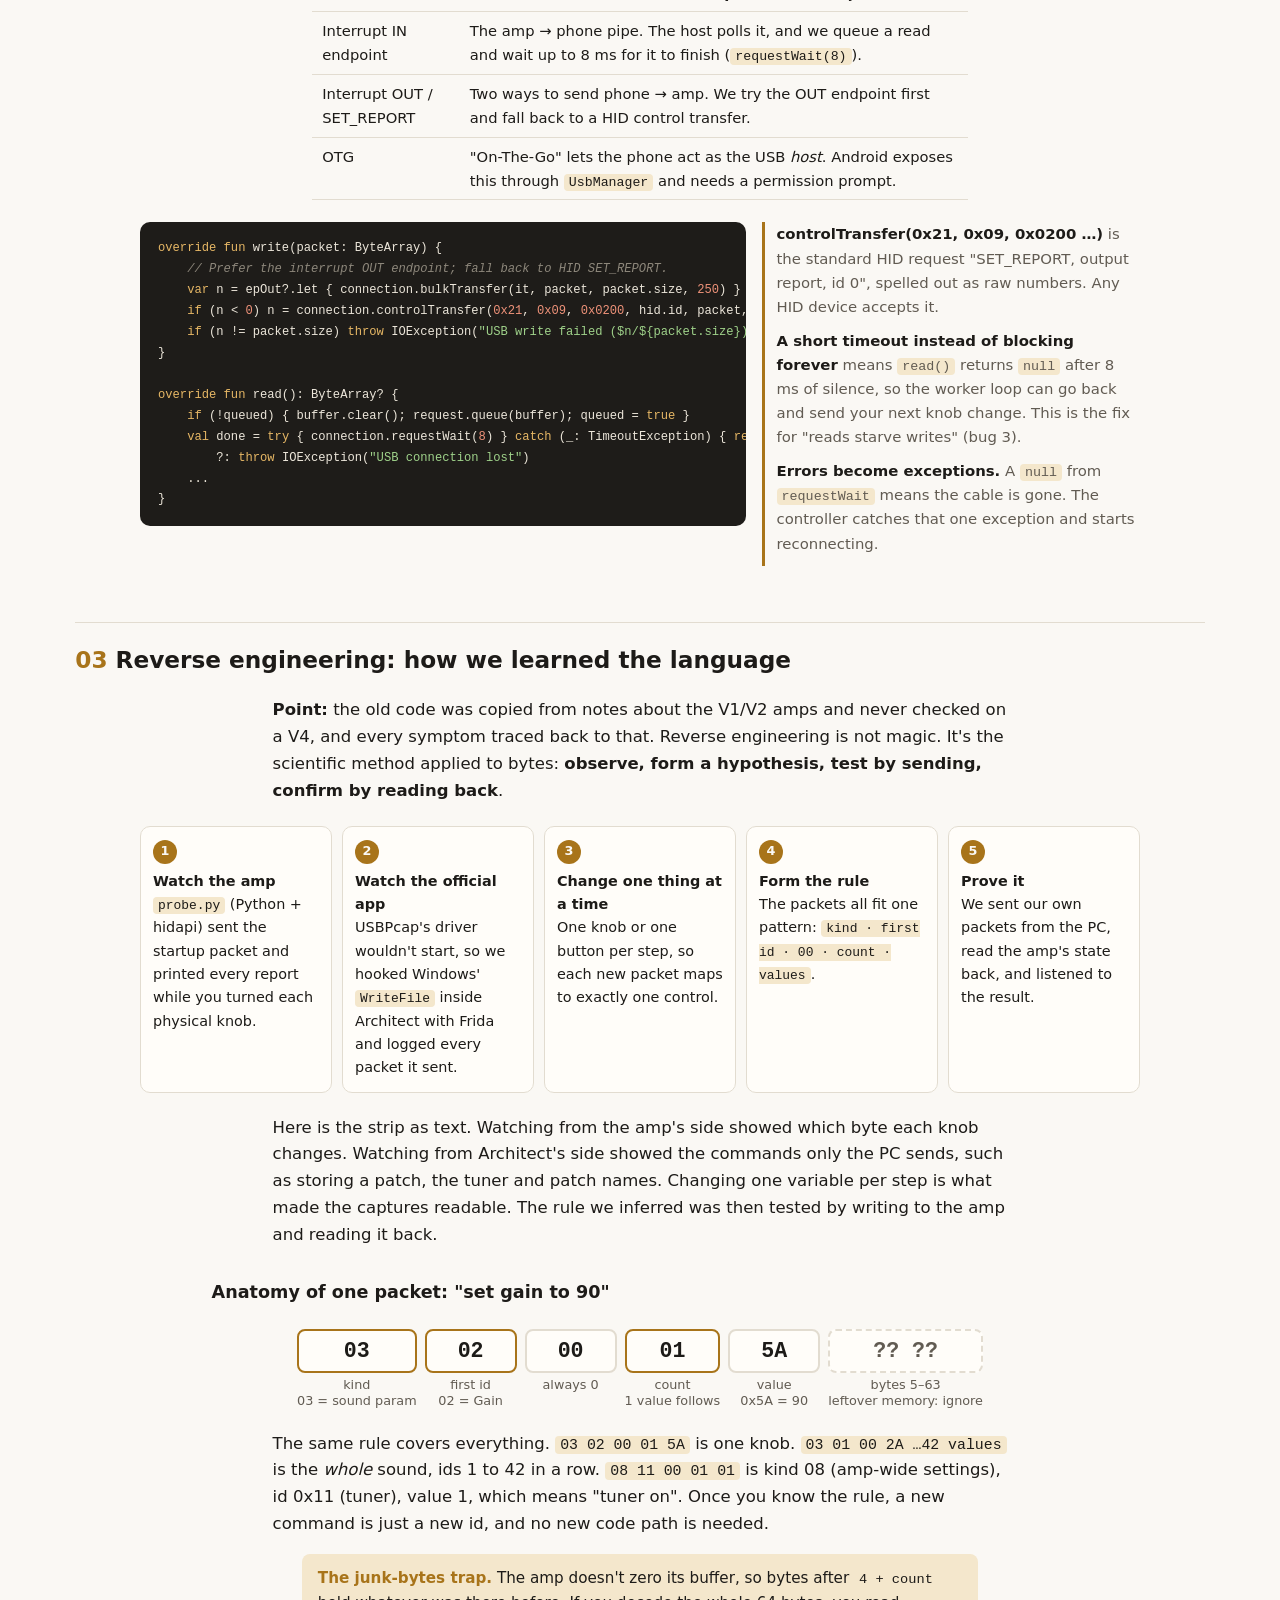
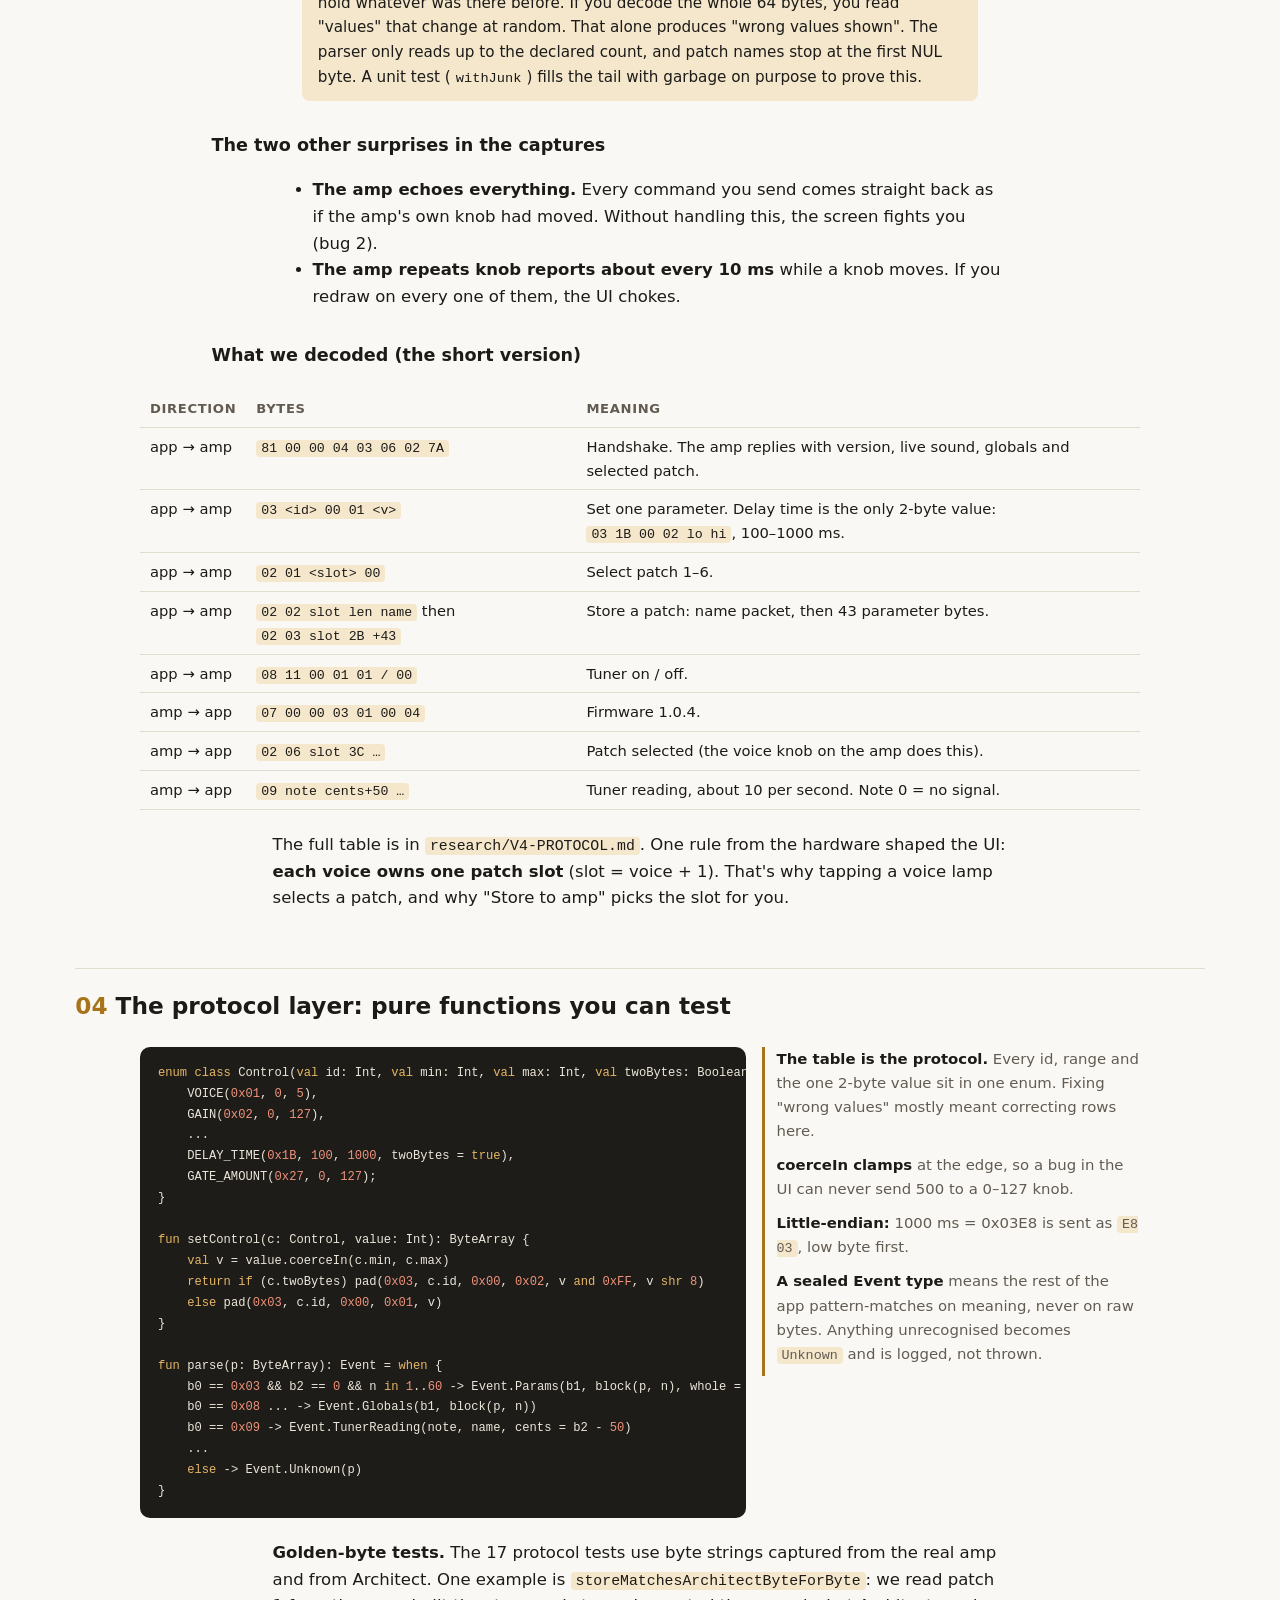
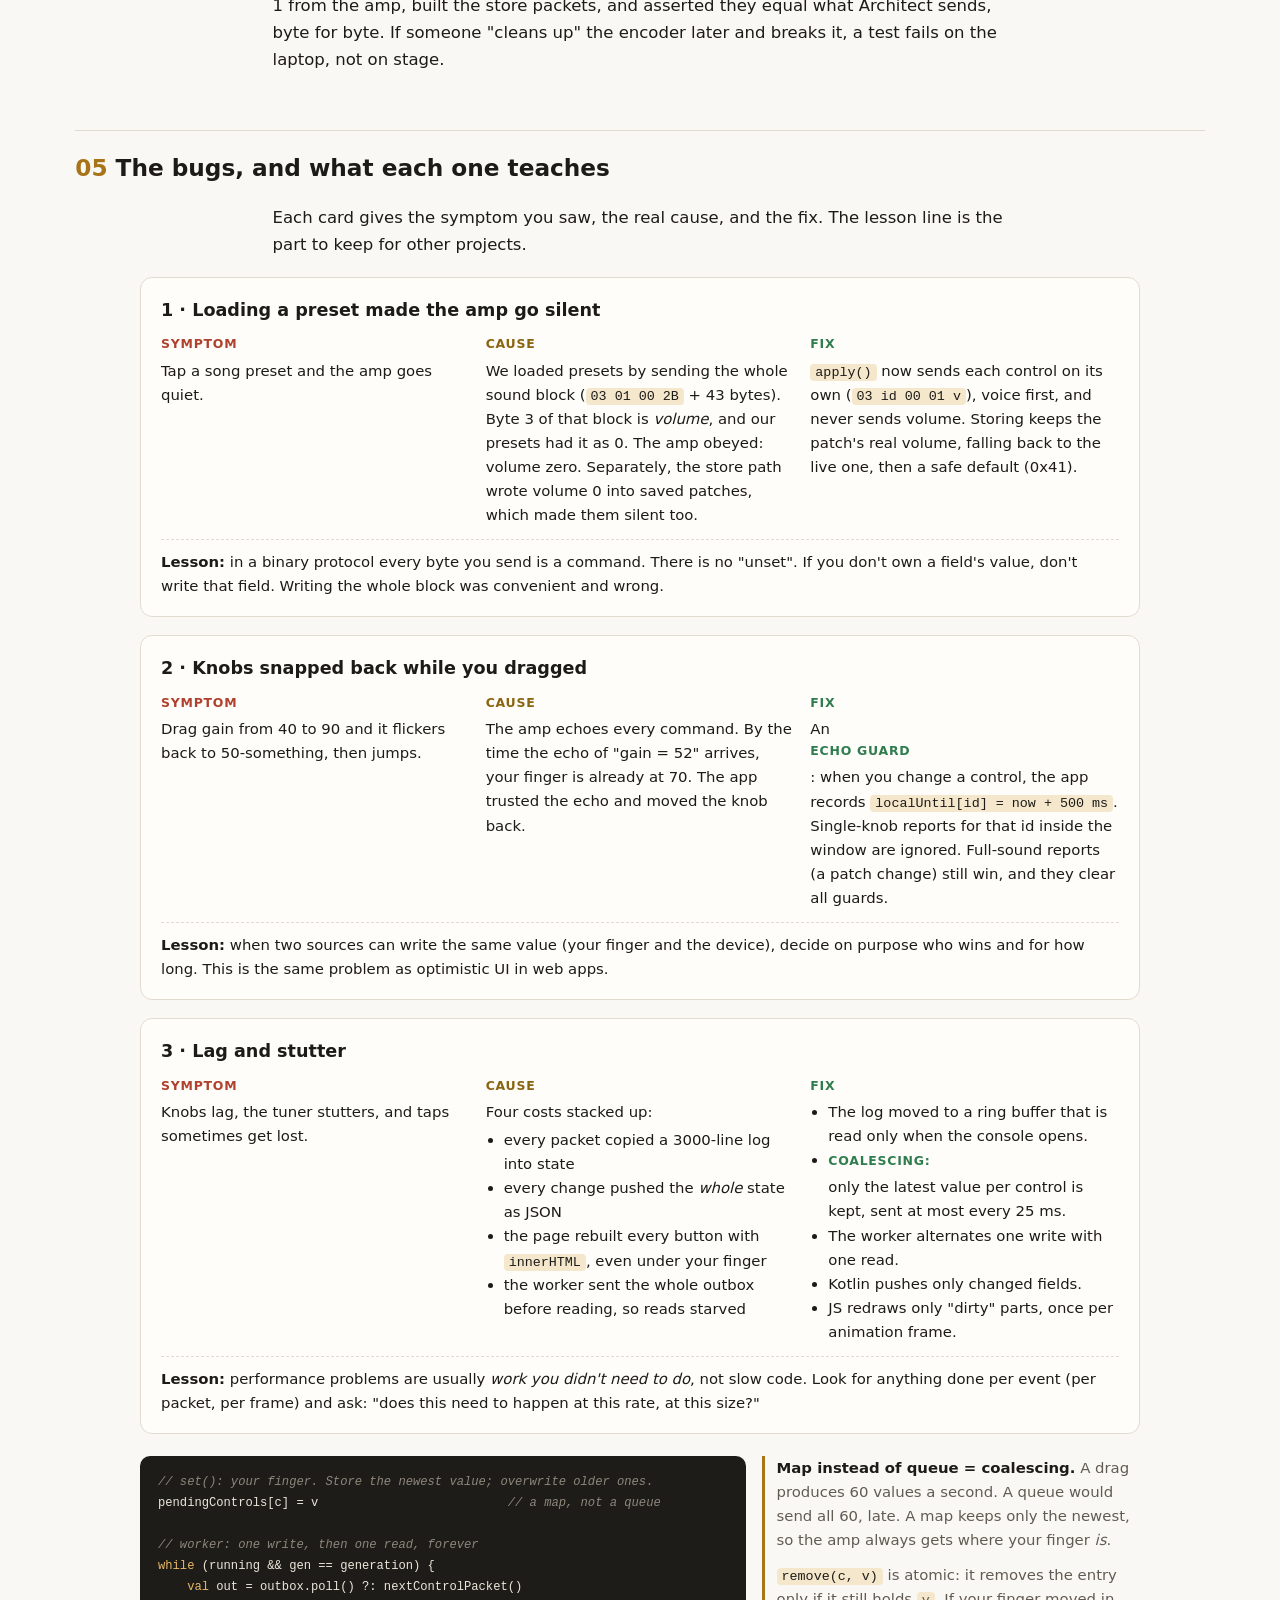
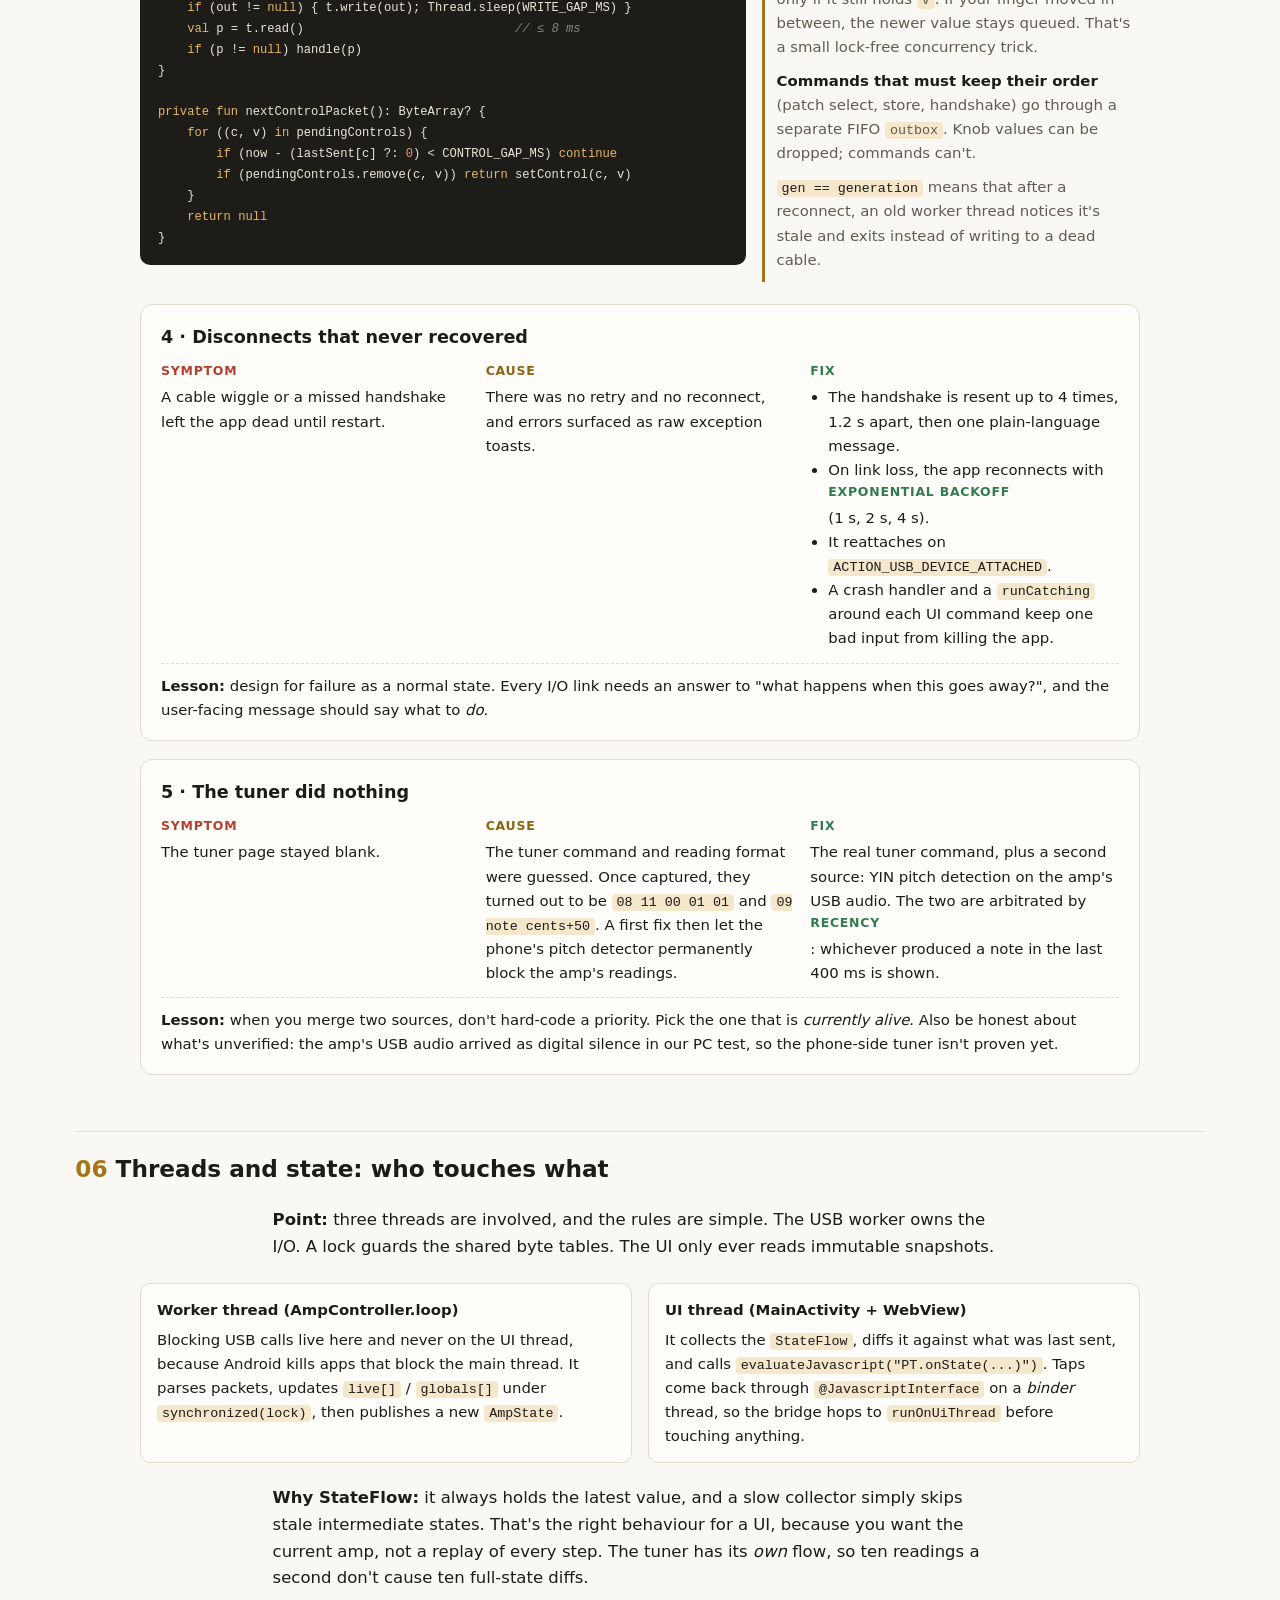
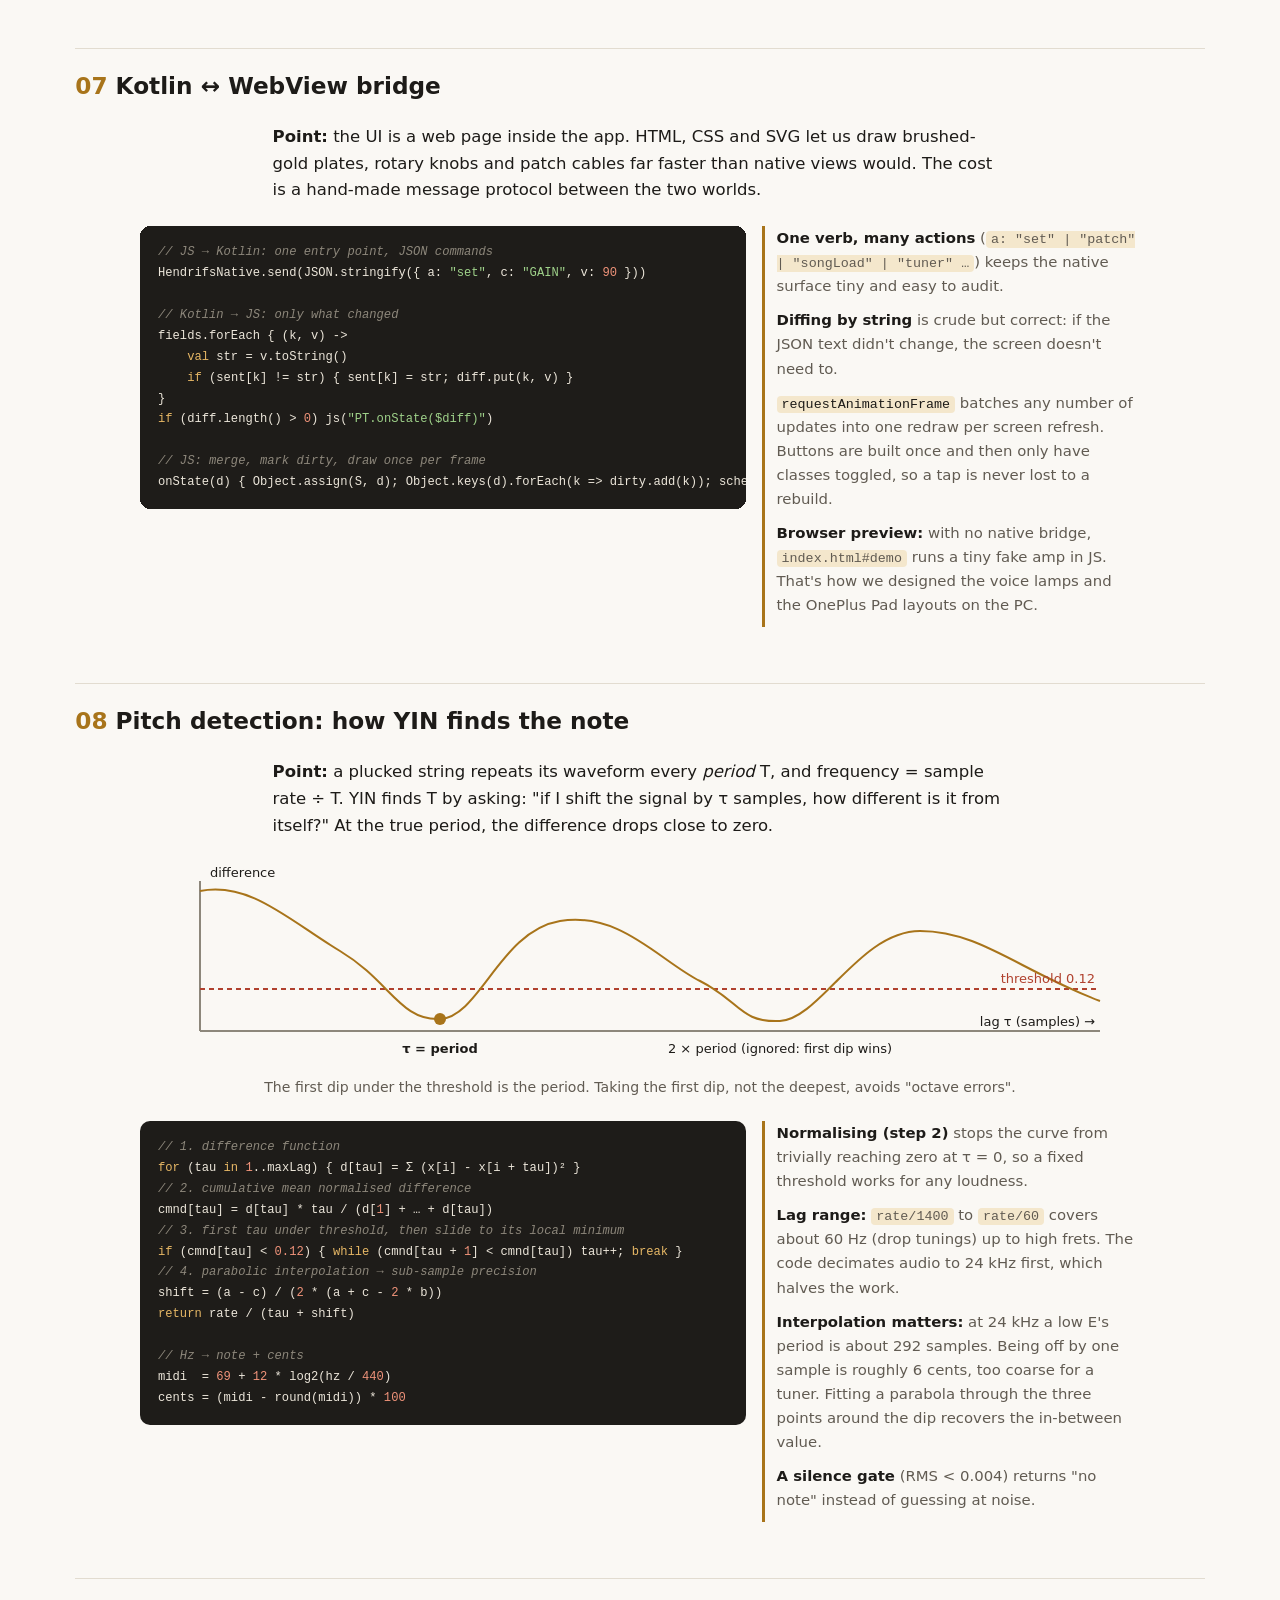
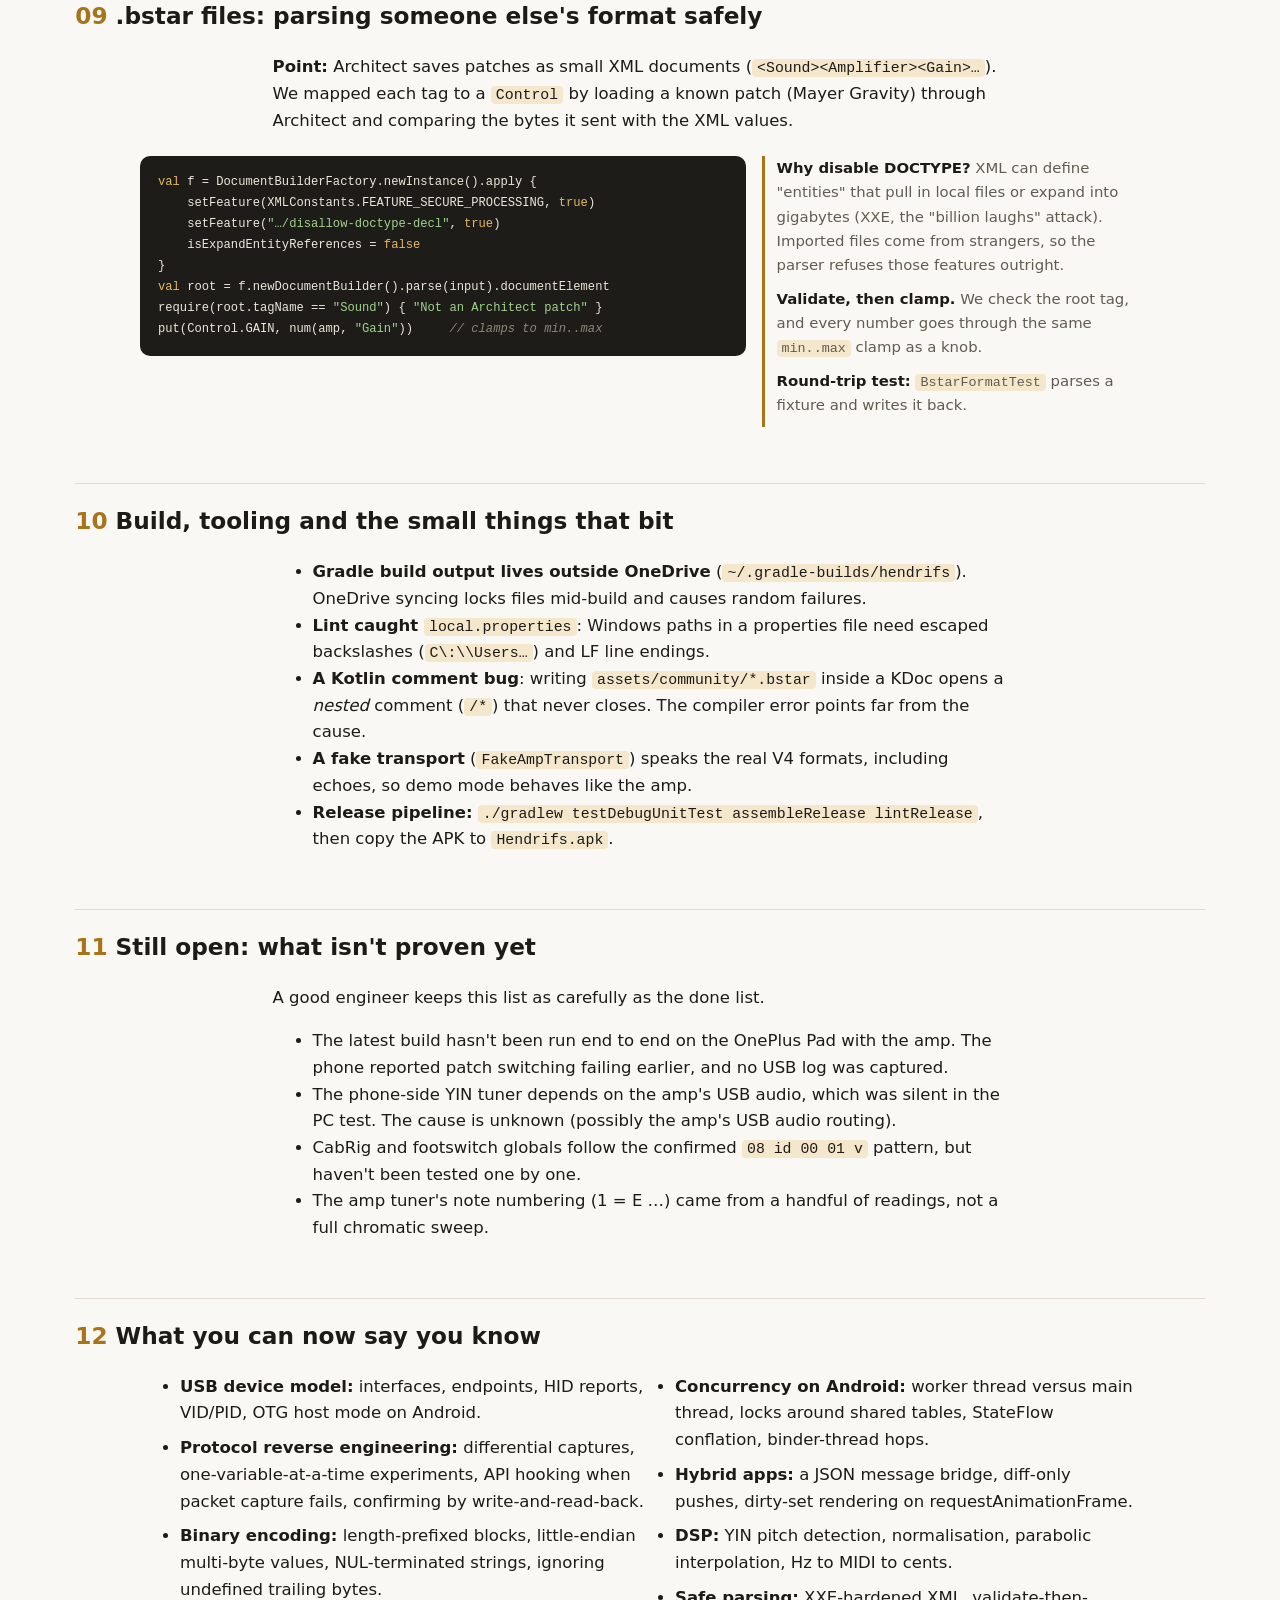
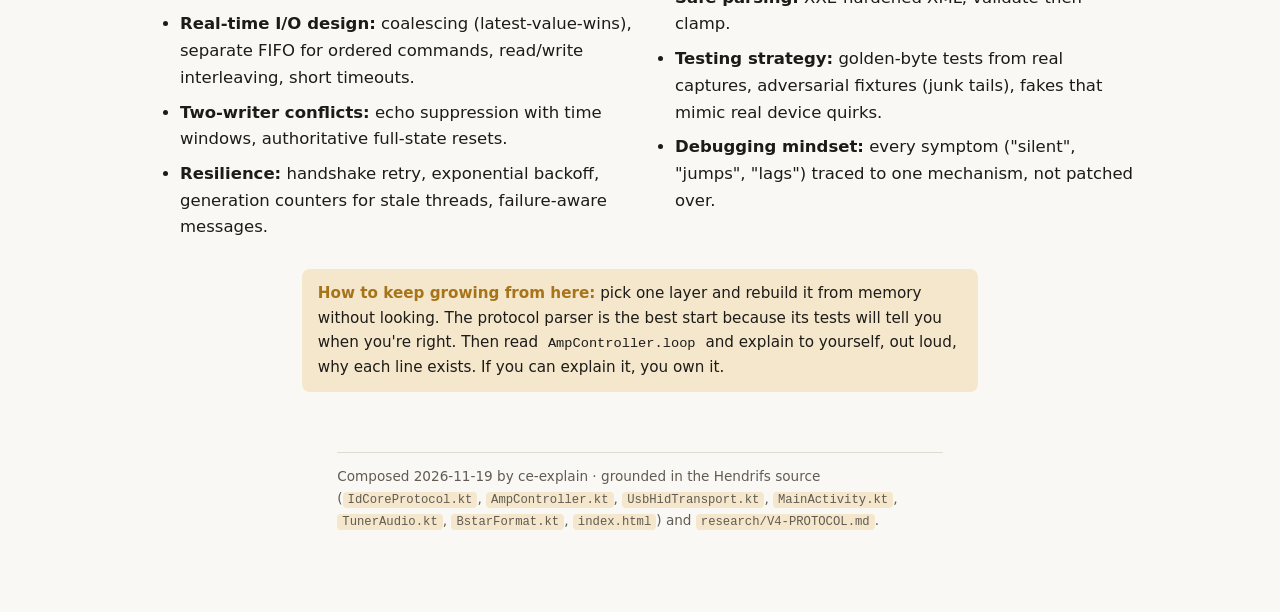
<file: research/Hendrifs-engineering-notes.html>
<!doctype html>
<html lang="en">
<head>
<meta charset="utf-8">
<meta name="viewport" content="width=device-width, initial-scale=1">
<title>Hendrifs Engineering Notebook</title>
<style>
:root {
  --bg: #faf8f4; --ink: #1d1b18; --dim: #615b52; --rule: #e2dcd0; --card: #fffdf9;
  --accent: #a8741a; --accent-soft: #f4e7cc; --code-bg: #1e1c19; --code-ink: #ece6da;
  --k: #e6b765; --s: #9fd28a; --c: #8d877b; --n: #f0937a; --ok: #2f7d4f; --bad: #b0412e; --warn: #8a6410;
}
@media (prefers-color-scheme: dark) {
  :root { --bg: #141311; --ink: #ebe6dc; --dim: #a39c90; --rule: #2e2b27; --card: #1b1917; --accent: #e3b45c; --accent-soft: #2e2615; --code-bg: #0e0d0c; --ok: #6cc28f; --bad: #e98670; --warn: #e0b85a; }
}
* { box-sizing: border-box; }
body { margin: 0; background: var(--bg); color: var(--ink); font: 16.5px/1.62 system-ui, -apple-system, "Segoe UI", Roboto, sans-serif; }
main { padding: 40px 18px 80px; }
.text, h1, h2, h3, header dl, .lead, ul, ol, p, .note, table.tight { max-width: 70ch; margin-left: auto; margin-right: auto; }
.wide { max-width: 1000px; margin: 22px auto; }
h1 { font-size: 2.2rem; line-height: 1.15; margin: 0 auto 8px; letter-spacing: -.01em; }
h2 { font-size: 1.45rem; margin-top: 56px; padding-top: 18px; border-top: 1px solid var(--rule); }
h2 .n { color: var(--accent); font-variant-numeric: tabular-nums; margin-right: 8px; }
h3 { font-size: 1.1rem; margin-top: 30px; }
header dl { display: grid; grid-template-columns: max-content 1fr; gap: 2px 16px; font-size: .92rem; color: var(--dim); margin-top: 14px; }
header dt { font-weight: 600; color: var(--ink); }
header dd { margin: 0; }
.lead { font-size: 1.12rem; }
code { font: .9em ui-monospace, "Cascadia Code", Consolas, monospace; background: var(--accent-soft); padding: 1px 5px; border-radius: 4px; }
pre { background: var(--code-bg); color: var(--code-ink); border-radius: 10px; padding: 16px 18px; overflow-x: auto; font: 13.5px/1.55 ui-monospace, "Cascadia Code", Consolas, monospace; margin: 0; }
pre code { background: none; padding: 0; color: inherit; }
.k { color: var(--k); } .s { color: var(--s); } .c { color: var(--c); font-style: italic; } .nn { color: var(--n); }
.snip { display: grid; grid-template-columns: minmax(0, 1.6fr) minmax(0, 1fr); gap: 16px; align-items: start; }
.snip .why { font-size: .93rem; color: var(--dim); border-left: 3px solid var(--accent); padding-left: 12px; }
.snip .why p { margin: 0 0 10px; max-width: none; }
.snip .why b { color: var(--ink); }
@media (max-width: 760px) { .snip { grid-template-columns: 1fr; } }
.note { background: var(--accent-soft); border-radius: 8px; padding: 12px 16px; font-size: .95rem; }
.note b:first-child { color: var(--accent); }
figure { margin: 0; }
figcaption { font-size: .88rem; color: var(--dim); text-align: center; margin-top: 6px; }
svg text { font-family: system-ui, -apple-system, "Segoe UI", sans-serif; }
.bytes { display: flex; flex-wrap: wrap; gap: 8px; justify-content: center; }
.byte { text-align: center; min-width: 92px; }
.byte .v { font: 600 1.35rem ui-monospace, Consolas, monospace; background: var(--card); border: 2px solid var(--rule); border-radius: 8px; padding: 8px 6px; }
.byte.h .v { border-color: var(--accent); }
.byte.junk .v { border-style: dashed; color: var(--dim); }
.byte .l { font-size: .8rem; color: var(--dim); margin-top: 4px; line-height: 1.25; }
table { border-collapse: collapse; width: 100%; font-size: .92rem; }
th, td { text-align: left; padding: 7px 10px; border-bottom: 1px solid var(--rule); vertical-align: top; }
th { font-weight: 600; color: var(--dim); font-size: .82rem; text-transform: uppercase; letter-spacing: .05em; }
td code { white-space: nowrap; }
.bug { background: var(--card); border: 1px solid var(--rule); border-radius: 12px; padding: 18px 20px; margin: 18px auto; max-width: 1000px; }
.bug h3 { margin: 0 0 10px; max-width: none; }
.bug .grid3 { display: grid; grid-template-columns: repeat(3, minmax(0, 1fr)); gap: 16px; }
.bug .grid3 > div { font-size: .93rem; }
.bug .grid3 b { display: block; font-size: .78rem; text-transform: uppercase; letter-spacing: .06em; margin-bottom: 4px; }
.sym b { color: var(--bad); } .cause b { color: var(--warn); } .fix b { color: var(--ok); }
.bug .lesson { margin-top: 12px; padding-top: 10px; border-top: 1px dashed var(--rule); font-size: .93rem; }
@media (max-width: 760px) { .bug .grid3 { grid-template-columns: 1fr; } }
.strip { display: grid; grid-template-columns: repeat(5, minmax(0, 1fr)); gap: 10px; counter-reset: st; }
.strip > div { background: var(--card); border: 1px solid var(--rule); border-radius: 10px; padding: 12px; font-size: .9rem; counter-increment: st; }
.strip > div::before { content: counter(st); display: inline-grid; place-items: center; width: 24px; height: 24px; border-radius: 50%; background: var(--accent); color: var(--bg); font-weight: 700; font-size: .8rem; margin-bottom: 6px; }
.strip b { display: block; }
@media (max-width: 760px) { .strip { grid-template-columns: 1fr 1fr; } }
.two { display: grid; grid-template-columns: 1fr 1fr; gap: 16px; }
.two > div { background: var(--card); border: 1px solid var(--rule); border-radius: 10px; padding: 14px 16px; font-size: .93rem; }
.two h4 { margin: 0 0 6px; }
@media (max-width: 760px) { .two { grid-template-columns: 1fr; } }
.skills { columns: 2; column-gap: 30px; max-width: 1000px; margin: 0 auto; }
.skills li { break-inside: avoid; margin-bottom: 8px; }
@media (max-width: 760px) { .skills { columns: 1; } }
footer { max-width: 70ch; margin: 60px auto 0; color: var(--dim); font-size: .85rem; border-top: 1px solid var(--rule); padding-top: 12px; }
</style>
</head>
<body>
<main>
<header>
  <h1>Hendrifs: what you built, and the engineering behind it</h1>
  <dl>
    <dt>Date</dt><dd>2026-11-19</dd>
    <dt>Input shape</dt><dd>concept</dd>
    <dt>Subject</dt><dd>The Hendrifs Android app for the Blackstar ID:Core V4, from USB basics to every bug we fixed (repo state at commit 34d0933 plus the uncommitted work of 17–19 Nov 2026)</dd>
  </dl>
</header>

<p class="lead" style="margin-top:26px">You started with an app that talked to your amp using a <em>guessed</em> protocol. It produced wrong values, lag, snap-back, disconnects and a dead tuner. You ended with an app driven by a protocol you <em>measured</em> on the real amp, with tests built from real captured bytes. This page goes through it layer by layer, from the USB cable up to the knob under your finger. For each layer it covers what the thing is, how ours works, and which bug taught us that.</p>

<!-- ============================================================ -->
<h2><span class="n">01</span>The whole system in one picture</h2>
<p>Each layer has one job and talks only to its neighbours. When something breaks, this map is how you work out which layer to look in.</p>

<figure class="wide">
<svg viewBox="0 0 1000 300" width="100%" role="img" aria-label="Architecture: amp, USB, transport, controller, activity, WebView">
  <defs><marker id="ar" viewBox="0 0 10 10" refX="9" refY="5" markerWidth="7" markerHeight="7" orient="auto"><path d="M0 0 L10 5 L0 10 z" fill="#a8741a"/></marker></defs>
  <g font-size="13" fill="currentColor">
    <rect x="10" y="95" width="130" height="110" rx="10" fill="none" stroke="#a8741a" stroke-width="2"/>
    <text x="75" y="125" text-anchor="middle" font-weight="700">ID:Core V4</text>
    <text x="75" y="147" text-anchor="middle" font-size="11.5">firmware 1.0.4</text>
    <text x="75" y="165" text-anchor="middle" font-size="11.5">USB 27D4:0013</text>
    <text x="75" y="183" text-anchor="middle" font-size="11.5">HID + audio</text>

    <rect x="190" y="95" width="150" height="110" rx="10" fill="none" stroke="#8d877b" stroke-width="2"/>
    <text x="265" y="125" text-anchor="middle" font-weight="700">UsbHidTransport</text>
    <text x="265" y="147" text-anchor="middle" font-size="11.5">claims HID only</text>
    <text x="265" y="165" text-anchor="middle" font-size="11.5">write() / read()</text>
    <text x="265" y="183" text-anchor="middle" font-size="11.5">64-byte reports</text>

    <rect x="390" y="80" width="170" height="140" rx="10" fill="none" stroke="#8d877b" stroke-width="2"/>
    <text x="475" y="108" text-anchor="middle" font-weight="700">AmpController</text>
    <text x="475" y="130" text-anchor="middle" font-size="11.5">worker thread loop</text>
    <text x="475" y="148" text-anchor="middle" font-size="11.5">IdCoreProtocol parse</text>
    <text x="475" y="166" text-anchor="middle" font-size="11.5">coalesce + echo guard</text>
    <text x="475" y="184" text-anchor="middle" font-size="11.5">StateFlow&lt;AmpState&gt;</text>
    <text x="475" y="202" text-anchor="middle" font-size="11.5">StateFlow&lt;TunerState&gt;</text>

    <rect x="610" y="95" width="150" height="110" rx="10" fill="none" stroke="#8d877b" stroke-width="2"/>
    <text x="685" y="125" text-anchor="middle" font-weight="700">MainActivity</text>
    <text x="685" y="147" text-anchor="middle" font-size="11.5">collects flows</text>
    <text x="685" y="165" text-anchor="middle" font-size="11.5">diffs → JSON</text>
    <text x="685" y="183" text-anchor="middle" font-size="11.5">Bridge (JS → Kotlin)</text>

    <rect x="810" y="95" width="180" height="110" rx="10" fill="none" stroke="#a8741a" stroke-width="2"/>
    <text x="900" y="125" text-anchor="middle" font-weight="700">WebView: index.html</text>
    <text x="900" y="147" text-anchor="middle" font-size="11.5">knobs, pedals, tuner</text>
    <text x="900" y="165" text-anchor="middle" font-size="11.5">dirty-set render</text>
    <text x="900" y="183" text-anchor="middle" font-size="11.5">one frame at a time</text>

    <line x1="140" y1="135" x2="186" y2="135" stroke="#a8741a" stroke-width="2" marker-end="url(#ar)"/>
    <line x1="190" y1="165" x2="144" y2="165" stroke="#a8741a" stroke-width="2" marker-end="url(#ar)"/>
    <line x1="340" y1="135" x2="386" y2="135" stroke="#a8741a" stroke-width="2" marker-end="url(#ar)"/>
    <line x1="390" y1="165" x2="344" y2="165" stroke="#a8741a" stroke-width="2" marker-end="url(#ar)"/>
    <line x1="560" y1="135" x2="606" y2="135" stroke="#a8741a" stroke-width="2" marker-end="url(#ar)"/>
    <line x1="610" y1="165" x2="564" y2="165" stroke="#a8741a" stroke-width="2" marker-end="url(#ar)"/>
    <line x1="760" y1="135" x2="806" y2="135" stroke="#a8741a" stroke-width="2" marker-end="url(#ar)"/>
    <line x1="810" y1="165" x2="764" y2="165" stroke="#a8741a" stroke-width="2" marker-end="url(#ar)"/>

    <text x="163" y="80" text-anchor="middle" font-size="11">USB-C OTG</text>
    <text x="365" y="80" text-anchor="middle" font-size="11">bytes</text>
    <text x="585" y="70" text-anchor="middle" font-size="11">state</text>
    <text x="785" y="80" text-anchor="middle" font-size="11">PT.onState()</text>
    <text x="785" y="235" text-anchor="middle" font-size="11">HendrifsNative.send()</text>

    <rect x="390" y="245" width="170" height="44" rx="8" fill="none" stroke="#8d877b" stroke-dasharray="4 3"/>
    <text x="475" y="263" text-anchor="middle" font-size="11.5" font-weight="700">TunerAudio (YIN)</text>
    <text x="475" y="280" text-anchor="middle" font-size="11">amp's USB audio → pitch</text>
    <line x1="475" y1="245" x2="475" y2="224" stroke="#a8741a" stroke-width="2" marker-end="url(#ar)"/>
  </g>
</svg>
<figcaption>Data flows right as state and left as commands. The tuner has a second input: the amp's own audio stream.</figcaption>
</figure>

<p>In words: the amp and phone exchange 64-byte packets over USB. <code>UsbHidTransport</code> only moves bytes and knows nothing about what they mean. <code>IdCoreProtocol</code> is pure functions that turn bytes into meaning and back. <code>AmpController</code> owns the live state and the timing: what to send, when, and which incoming packets to ignore. <code>MainActivity</code> turns that state into small JSON updates for the WebView. <code>index.html</code> draws the amp and sends your taps back as JSON commands. Keeping the protocol pure and separate from I/O is what let us unit-test it with no amp attached.</p>

<!-- ============================================================ -->
<h2><span class="n">02</span>USB basics you now actually use</h2>
<p><b>Point:</b> a USB device is a bundle of <em>interfaces</em>, and each interface has <em>endpoints</em>, which are one-way pipes. Your amp shows up as several interfaces: audio in and out (so it can be a sound card) plus one <b>HID</b> interface for control. The app claims <em>only</em> the HID interface, so Android's audio stack keeps the sound-card side.</p>
<table class="tight">
<tr><th>Term</th><th>What it means here</th></tr>
<tr><td>VID / PID</td><td><code>27D4</code> = Blackstar, <code>0013</code> = ID:Core V4. That's how the app recognises the amp when it's plugged in.</td></tr>
<tr><td>HID</td><td>"Human Interface Device", the class used by keyboards and game pads. Vendors like it because the OS needs no special driver. Data moves in fixed-size <b>reports</b>, here 64 bytes.</td></tr>
<tr><td>Interrupt IN endpoint</td><td>The amp → phone pipe. The host polls it, and we queue a read and wait up to 8 ms for it to finish (<code>requestWait(8)</code>).</td></tr>
<tr><td>Interrupt OUT / SET_REPORT</td><td>Two ways to send phone → amp. We try the OUT endpoint first and fall back to a HID control transfer.</td></tr>
<tr><td>OTG</td><td>"On-The-Go" lets the phone act as the USB <em>host</em>. Android exposes this through <code>UsbManager</code> and needs a permission prompt.</td></tr>
</table>

<div class="snip wide">
<pre><code><span class="k">override fun</span> write(packet: ByteArray) {
    <span class="c">// Prefer the interrupt OUT endpoint; fall back to HID SET_REPORT.</span>
    <span class="k">var</span> n = epOut?.let { connection.bulkTransfer(it, packet, packet.size, <span class="nn">250</span>) } ?: -<span class="nn">1</span>
    <span class="k">if</span> (n &lt; <span class="nn">0</span>) n = connection.controlTransfer(<span class="nn">0x21</span>, <span class="nn">0x09</span>, <span class="nn">0x0200</span>, hid.id, packet, packet.size, <span class="nn">250</span>)
    <span class="k">if</span> (n != packet.size) <span class="k">throw</span> IOException(<span class="s">"USB write failed ($n/${packet.size})"</span>)
}

<span class="k">override fun</span> read(): ByteArray? {
    <span class="k">if</span> (!queued) { buffer.clear(); request.queue(buffer); queued = <span class="k">true</span> }
    <span class="k">val</span> done = <span class="k">try</span> { connection.requestWait(<span class="nn">8</span>) } <span class="k">catch</span> (_: TimeoutException) { <span class="k">return null</span> }
        ?: <span class="k">throw</span> IOException(<span class="s">"USB connection lost"</span>)
    ...
}</code></pre>
<div class="why">
<p><b>controlTransfer(0x21, 0x09, 0x0200 …)</b> is the standard HID request "SET_REPORT, output report, id 0", spelled out as raw numbers. Any HID device accepts it.</p>
<p><b>A short timeout instead of blocking forever</b> means <code>read()</code> returns <code>null</code> after 8 ms of silence, so the worker loop can go back and send your next knob change. This is the fix for "reads starve writes" (bug 3).</p>
<p><b>Errors become exceptions.</b> A <code>null</code> from <code>requestWait</code> means the cable is gone. The controller catches that one exception and starts reconnecting.</p>
</div>
</div>

<!-- ============================================================ -->
<h2><span class="n">03</span>Reverse engineering: how we learned the language</h2>
<p><b>Point:</b> the old code was copied from notes about the V1/V2 amps and never checked on a V4, and every symptom traced back to that. Reverse engineering is not magic. It's the scientific method applied to bytes: <b>observe, form a hypothesis, test by sending, confirm by reading back</b>.</p>

<div class="strip wide">
  <div><b>Watch the amp</b><code>probe.py</code> (Python + hidapi) sent the startup packet and printed every report while you turned each physical knob.</div>
  <div><b>Watch the official app</b>USBPcap's driver wouldn't start, so we hooked Windows' <code>WriteFile</code> inside Architect with Frida and logged every packet it sent.</div>
  <div><b>Change one thing at a time</b>One knob or one button per step, so each new packet maps to exactly one control.</div>
  <div><b>Form the rule</b>The packets all fit one pattern: <code>kind · first id · 00 · count · values</code>.</div>
  <div><b>Prove it</b>We sent our own packets from the PC, read the amp's state back, and listened to the result.</div>
</div>
<p>Here is the strip as text. Watching from the amp's side showed which byte each knob changes. Watching from Architect's side showed the commands only the PC sends, such as storing a patch, the tuner and patch names. Changing one variable per step is what made the captures readable. The rule we inferred was then tested by writing to the amp and reading it back.</p>

<h3>Anatomy of one packet: "set gain to 90"</h3>
<div class="wide bytes">
  <div class="byte h"><div class="v">03</div><div class="l">kind<br>03 = sound param</div></div>
  <div class="byte h"><div class="v">02</div><div class="l">first id<br>02 = Gain</div></div>
  <div class="byte"><div class="v">00</div><div class="l">always 0</div></div>
  <div class="byte h"><div class="v">01</div><div class="l">count<br>1 value follows</div></div>
  <div class="byte"><div class="v">5A</div><div class="l">value<br>0x5A = 90</div></div>
  <div class="byte junk"><div class="v">?? ??</div><div class="l">bytes 5–63<br>leftover memory: ignore</div></div>
</div>
<p>The same rule covers everything. <code>03 02 00 01 5A</code> is one knob. <code>03 01 00 2A …42 values</code> is the <em>whole</em> sound, ids 1 to 42 in a row. <code>08 11 00 01 01</code> is kind 08 (amp-wide settings), id 0x11 (tuner), value 1, which means "tuner on". Once you know the rule, a new command is just a new id, and no new code path is needed.</p>

<div class="note"><b>The junk-bytes trap.</b> The amp doesn't zero its buffer, so bytes after <code>4 + count</code> hold whatever was there before. If you decode the whole 64 bytes, you read "values" that change at random. That alone produces "wrong values shown". The parser only reads up to the declared count, and patch names stop at the first NUL byte. A unit test (<code>withJunk</code>) fills the tail with garbage on purpose to prove this.</div>

<h3>The two other surprises in the captures</h3>
<ul>
<li><b>The amp echoes everything.</b> Every command you send comes straight back as if the amp's own knob had moved. Without handling this, the screen fights you (bug 2).</li>
<li><b>The amp repeats knob reports about every 10 ms</b> while a knob moves. If you redraw on every one of them, the UI chokes.</li>
</ul>

<h3>What we decoded (the short version)</h3>
<table class="wide">
<tr><th>Direction</th><th>Bytes</th><th>Meaning</th></tr>
<tr><td>app → amp</td><td><code>81 00 00 04 03 06 02 7A</code></td><td>Handshake. The amp replies with version, live sound, globals and selected patch.</td></tr>
<tr><td>app → amp</td><td><code>03 &lt;id&gt; 00 01 &lt;v&gt;</code></td><td>Set one parameter. Delay time is the only 2-byte value: <code>03 1B 00 02 lo hi</code>, 100–1000 ms.</td></tr>
<tr><td>app → amp</td><td><code>02 01 &lt;slot&gt; 00</code></td><td>Select patch 1–6.</td></tr>
<tr><td>app → amp</td><td><code>02 02 slot len name</code> then <code>02 03 slot 2B +43</code></td><td>Store a patch: name packet, then 43 parameter bytes.</td></tr>
<tr><td>app → amp</td><td><code>08 11 00 01 01 / 00</code></td><td>Tuner on / off.</td></tr>
<tr><td>amp → app</td><td><code>07 00 00 03 01 00 04</code></td><td>Firmware 1.0.4.</td></tr>
<tr><td>amp → app</td><td><code>02 06 slot 3C …</code></td><td>Patch selected (the voice knob on the amp does this).</td></tr>
<tr><td>amp → app</td><td><code>09 note cents+50 …</code></td><td>Tuner reading, about 10 per second. Note 0 = no signal.</td></tr>
</table>
<p>The full table is in <code>research/V4-PROTOCOL.md</code>. One rule from the hardware shaped the UI: <b>each voice owns one patch slot</b> (slot = voice + 1). That's why tapping a voice lamp selects a patch, and why "Store to amp" picks the slot for you.</p>

<!-- ============================================================ -->
<h2><span class="n">04</span>The protocol layer: pure functions you can test</h2>
<div class="snip wide">
<pre><code><span class="k">enum class</span> Control(<span class="k">val</span> id: Int, <span class="k">val</span> min: Int, <span class="k">val</span> max: Int, <span class="k">val</span> twoBytes: Boolean = <span class="k">false</span>) {
    VOICE(<span class="nn">0x01</span>, <span class="nn">0</span>, <span class="nn">5</span>),
    GAIN(<span class="nn">0x02</span>, <span class="nn">0</span>, <span class="nn">127</span>),
    ...
    DELAY_TIME(<span class="nn">0x1B</span>, <span class="nn">100</span>, <span class="nn">1000</span>, twoBytes = <span class="k">true</span>),
    GATE_AMOUNT(<span class="nn">0x27</span>, <span class="nn">0</span>, <span class="nn">127</span>);
}

<span class="k">fun</span> setControl(c: Control, value: Int): ByteArray {
    <span class="k">val</span> v = value.coerceIn(c.min, c.max)
    <span class="k">return if</span> (c.twoBytes) pad(<span class="nn">0x03</span>, c.id, <span class="nn">0x00</span>, <span class="nn">0x02</span>, v <span class="k">and</span> <span class="nn">0xFF</span>, v <span class="k">shr</span> <span class="nn">8</span>)
    <span class="k">else</span> pad(<span class="nn">0x03</span>, c.id, <span class="nn">0x00</span>, <span class="nn">0x01</span>, v)
}

<span class="k">fun</span> parse(p: ByteArray): Event = <span class="k">when</span> {
    b0 == <span class="nn">0x03</span> &amp;&amp; b2 == <span class="nn">0</span> &amp;&amp; n <span class="k">in</span> <span class="nn">1</span>..<span class="nn">60</span> -&gt; Event.Params(b1, block(p, n), whole = b1 == <span class="nn">1</span> &amp;&amp; n &gt;= <span class="nn">0x29</span>)
    b0 == <span class="nn">0x08</span> ... -&gt; Event.Globals(b1, block(p, n))
    b0 == <span class="nn">0x09</span> -&gt; Event.TunerReading(note, name, cents = b2 - <span class="nn">50</span>)
    ...
    <span class="k">else</span> -&gt; Event.Unknown(p)
}</code></pre>
<div class="why">
<p><b>The table is the protocol.</b> Every id, range and the one 2-byte value sit in one enum. Fixing "wrong values" mostly meant correcting rows here.</p>
<p><b>coerceIn clamps</b> at the edge, so a bug in the UI can never send 500 to a 0–127 knob.</p>
<p><b>Little-endian:</b> 1000 ms = 0x03E8 is sent as <code>E8 03</code>, low byte first.</p>
<p><b>A sealed Event type</b> means the rest of the app pattern-matches on meaning, never on raw bytes. Anything unrecognised becomes <code>Unknown</code> and is logged, not thrown.</p>
</div>
</div>

<p><b>Golden-byte tests.</b> The 17 protocol tests use byte strings captured from the real amp and from Architect. One example is <code>storeMatchesArchitectByteForByte</code>: we read patch 1 from the amp, built the store packets, and asserted they equal what Architect sends, byte for byte. If someone "cleans up" the encoder later and breaks it, a test fails on the laptop, not on stage.</p>

<!-- ============================================================ -->
<h2><span class="n">05</span>The bugs, and what each one teaches</h2>
<p>Each card gives the symptom you saw, the real cause, and the fix. The lesson line is the part to keep for other projects.</p>

<div class="bug">
<h3>1 · Loading a preset made the amp go silent</h3>
<div class="grid3">
  <div class="sym"><b>Symptom</b>Tap a song preset and the amp goes quiet.</div>
  <div class="cause"><b>Cause</b>We loaded presets by sending the whole sound block (<code>03 01 00 2B</code> + 43 bytes). Byte 3 of that block is <em>volume</em>, and our presets had it as 0. The amp obeyed: volume zero. Separately, the store path wrote volume 0 into saved patches, which made them silent too.</div>
  <div class="fix"><b>Fix</b><code>apply()</code> now sends each control on its own (<code>03 id 00 01 v</code>), voice first, and never sends volume. Storing keeps the patch's real volume, falling back to the live one, then a safe default (0x41).</div>
</div>
<div class="lesson"><b>Lesson:</b> in a binary protocol every byte you send is a command. There is no "unset". If you don't own a field's value, don't write that field. Writing the whole block was convenient and wrong.</div>
</div>

<div class="bug">
<h3>2 · Knobs snapped back while you dragged</h3>
<div class="grid3">
  <div class="sym"><b>Symptom</b>Drag gain from 40 to 90 and it flickers back to 50-something, then jumps.</div>
  <div class="cause"><b>Cause</b>The amp echoes every command. By the time the echo of "gain = 52" arrives, your finger is already at 70. The app trusted the echo and moved the knob back.</div>
  <div class="fix"><b>Fix</b>An <b>echo guard</b>: when you change a control, the app records <code>localUntil[id] = now + 500 ms</code>. Single-knob reports for that id inside the window are ignored. Full-sound reports (a patch change) still win, and they clear all guards.</div>
</div>
<div class="lesson"><b>Lesson:</b> when two sources can write the same value (your finger and the device), decide on purpose who wins and for how long. This is the same problem as optimistic UI in web apps.</div>
</div>

<div class="bug">
<h3>3 · Lag and stutter</h3>
<div class="grid3">
  <div class="sym"><b>Symptom</b>Knobs lag, the tuner stutters, and taps sometimes get lost.</div>
  <div class="cause"><b>Cause</b>Four costs stacked up:
    <ul style="margin:4px 0 0;padding-left:18px">
      <li>every packet copied a 3000-line log into state</li>
      <li>every change pushed the <em>whole</em> state as JSON</li>
      <li>the page rebuilt every button with <code>innerHTML</code>, even under your finger</li>
      <li>the worker sent the whole outbox before reading, so reads starved</li>
    </ul>
  </div>
  <div class="fix"><b>Fix</b>
    <ul style="margin:4px 0 0;padding-left:18px">
      <li>The log moved to a ring buffer that is read only when the console opens.</li>
      <li><b>Coalescing:</b> only the latest value per control is kept, sent at most every 25 ms.</li>
      <li>The worker alternates one write with one read.</li>
      <li>Kotlin pushes only changed fields.</li>
      <li>JS redraws only "dirty" parts, once per animation frame.</li>
    </ul>
  </div>
</div>
<div class="lesson"><b>Lesson:</b> performance problems are usually <em>work you didn't need to do</em>, not slow code. Look for anything done per event (per packet, per frame) and ask: "does this need to happen at this rate, at this size?"</div>
</div>

<div class="snip wide">
<pre><code><span class="c">// set(): your finger. Store the newest value; overwrite older ones.</span>
pendingControls[c] = v                          <span class="c">// a map, not a queue</span>

<span class="c">// worker: one write, then one read, forever</span>
<span class="k">while</span> (running &amp;&amp; gen == generation) {
    <span class="k">val</span> out = outbox.poll() ?: nextControlPacket()
    <span class="k">if</span> (out != <span class="k">null</span>) { t.write(out); Thread.sleep(WRITE_GAP_MS) }
    <span class="k">val</span> p = t.read()                             <span class="c">// ≤ 8 ms</span>
    <span class="k">if</span> (p != <span class="k">null</span>) handle(p)
}

<span class="k">private fun</span> nextControlPacket(): ByteArray? {
    <span class="k">for</span> ((c, v) <span class="k">in</span> pendingControls) {
        <span class="k">if</span> (now - (lastSent[c] ?: <span class="nn">0</span>) &lt; CONTROL_GAP_MS) <span class="k">continue</span>
        <span class="k">if</span> (pendingControls.remove(c, v)) <span class="k">return</span> setControl(c, v)
    }
    <span class="k">return null</span>
}</code></pre>
<div class="why">
<p><b>Map instead of queue = coalescing.</b> A drag produces 60 values a second. A queue would send all 60, late. A map keeps only the newest, so the amp always gets where your finger <em>is</em>.</p>
<p><b><code>remove(c, v)</code></b> is atomic: it removes the entry only if it still holds <code>v</code>. If your finger moved in between, the newer value stays queued. That's a small lock-free concurrency trick.</p>
<p><b>Commands that must keep their order</b> (patch select, store, handshake) go through a separate FIFO <code>outbox</code>. Knob values can be dropped; commands can't.</p>
<p><b><code>gen == generation</code></b> means that after a reconnect, an old worker thread notices it's stale and exits instead of writing to a dead cable.</p>
</div>
</div>

<div class="bug">
<h3>4 · Disconnects that never recovered</h3>
<div class="grid3">
  <div class="sym"><b>Symptom</b>A cable wiggle or a missed handshake left the app dead until restart.</div>
  <div class="cause"><b>Cause</b>There was no retry and no reconnect, and errors surfaced as raw exception toasts.</div>
  <div class="fix"><b>Fix</b>
    <ul style="margin:4px 0 0;padding-left:18px">
      <li>The handshake is resent up to 4 times, 1.2 s apart, then one plain-language message.</li>
      <li>On link loss, the app reconnects with <b>exponential backoff</b> (1 s, 2 s, 4 s).</li>
      <li>It reattaches on <code>ACTION_USB_DEVICE_ATTACHED</code>.</li>
      <li>A crash handler and a <code>runCatching</code> around each UI command keep one bad input from killing the app.</li>
    </ul>
  </div>
</div>
<div class="lesson"><b>Lesson:</b> design for failure as a normal state. Every I/O link needs an answer to "what happens when this goes away?", and the user-facing message should say what to <em>do</em>.</div>
</div>

<div class="bug">
<h3>5 · The tuner did nothing</h3>
<div class="grid3">
  <div class="sym"><b>Symptom</b>The tuner page stayed blank.</div>
  <div class="cause"><b>Cause</b>The tuner command and reading format were guessed. Once captured, they turned out to be <code>08 11 00 01 01</code> and <code>09 note cents+50</code>. A first fix then let the phone's pitch detector permanently block the amp's readings.</div>
  <div class="fix"><b>Fix</b>The real tuner command, plus a second source: YIN pitch detection on the amp's USB audio. The two are arbitrated by <b>recency</b>: whichever produced a note in the last 400 ms is shown.</div>
</div>
<div class="lesson"><b>Lesson:</b> when you merge two sources, don't hard-code a priority. Pick the one that is <em>currently alive</em>. Also be honest about what's unverified: the amp's USB audio arrived as digital silence in our PC test, so the phone-side tuner isn't proven yet.</div>
</div>

<!-- ============================================================ -->
<h2><span class="n">06</span>Threads and state: who touches what</h2>
<p><b>Point:</b> three threads are involved, and the rules are simple. The USB worker owns the I/O. A lock guards the shared byte tables. The UI only ever reads immutable snapshots.</p>
<div class="two wide">
  <div><h4>Worker thread (AmpController.loop)</h4>Blocking USB calls live here and never on the UI thread, because Android kills apps that block the main thread. It parses packets, updates <code>live[]</code> / <code>globals[]</code> under <code>synchronized(lock)</code>, then publishes a new <code>AmpState</code>.</div>
  <div><h4>UI thread (MainActivity + WebView)</h4>It collects the <code>StateFlow</code>, diffs it against what was last sent, and calls <code>evaluateJavascript("PT.onState(...)")</code>. Taps come back through <code>@JavascriptInterface</code> on a <em>binder</em> thread, so the bridge hops to <code>runOnUiThread</code> before touching anything.</div>
</div>
<p><b>Why StateFlow:</b> it always holds the latest value, and a slow collector simply skips stale intermediate states. That's the right behaviour for a UI, because you want the current amp, not a replay of every step. The tuner has its <em>own</em> flow, so ten readings a second don't cause ten full-state diffs.</p>

<!-- ============================================================ -->
<h2><span class="n">07</span>Kotlin ↔ WebView bridge</h2>
<p><b>Point:</b> the UI is a web page inside the app. HTML, CSS and SVG let us draw brushed-gold plates, rotary knobs and patch cables far faster than native views would. The cost is a hand-made message protocol between the two worlds.</p>
<div class="snip wide">
<pre><code><span class="c">// JS → Kotlin: one entry point, JSON commands</span>
HendrifsNative.send(JSON.stringify({ a: <span class="s">"set"</span>, c: <span class="s">"GAIN"</span>, v: <span class="nn">90</span> }))

<span class="c">// Kotlin → JS: only what changed</span>
fields.forEach { (k, v) -&gt;
    <span class="k">val</span> str = v.toString()
    <span class="k">if</span> (sent[k] != str) { sent[k] = str; diff.put(k, v) }
}
<span class="k">if</span> (diff.length() &gt; <span class="nn">0</span>) js(<span class="s">"PT.onState($diff)"</span>)

<span class="c">// JS: merge, mark dirty, draw once per frame</span>
onState(d) { Object.assign(S, d); Object.keys(d).forEach(k =&gt; dirty.add(k)); scheduleRender(); }</code></pre>
<div class="why">
<p><b>One verb, many actions</b> (<code>a: "set" | "patch" | "songLoad" | "tuner" …</code>) keeps the native surface tiny and easy to audit.</p>
<p><b>Diffing by string</b> is crude but correct: if the JSON text didn't change, the screen doesn't need to.</p>
<p><b><code>requestAnimationFrame</code></b> batches any number of updates into one redraw per screen refresh. Buttons are built once and then only have classes toggled, so a tap is never lost to a rebuild.</p>
<p><b>Browser preview:</b> with no native bridge, <code>index.html#demo</code> runs a tiny fake amp in JS. That's how we designed the voice lamps and the OnePlus Pad layouts on the PC.</p>
</div>
</div>

<!-- ============================================================ -->
<h2><span class="n">08</span>Pitch detection: how YIN finds the note</h2>
<p><b>Point:</b> a plucked string repeats its waveform every <em>period</em> T, and frequency = sample rate ÷ T. YIN finds T by asking: "if I shift the signal by τ samples, how different is it from itself?" At the true period, the difference drops close to zero.</p>
<figure class="wide">
<svg viewBox="0 0 1000 200" width="100%" role="img" aria-label="YIN difference curve with a dip at the period">
  <g fill="none" stroke-width="2">
    <line x1="60" y1="170" x2="960" y2="170" stroke="#8d877b"/>
    <line x1="60" y1="20" x2="60" y2="170" stroke="#8d877b"/>
    <line x1="60" y1="128" x2="960" y2="128" stroke="#b0412e" stroke-dasharray="5 4"/>
    <path d="M60 30 C 110 20, 150 60, 200 90 S 260 160, 300 158 S 360 70, 420 60 S 520 100, 560 120 S 600 162, 640 160 S 720 70, 780 70 S 880 110, 960 140" stroke="#a8741a"/>
    <circle cx="300" cy="158" r="6" fill="#a8741a" stroke="none"/>
  </g>
  <g font-size="13" fill="currentColor">
    <text x="300" y="192" text-anchor="middle" font-weight="700">τ = period</text>
    <text x="640" y="192" text-anchor="middle">2 × period (ignored: first dip wins)</text>
    <text x="955" y="122" text-anchor="end" fill="#b0412e">threshold 0.12</text>
    <text x="70" y="16">difference</text>
    <text x="955" y="165" text-anchor="end">lag τ (samples) →</text>
  </g>
</svg>
<figcaption>The first dip under the threshold is the period. Taking the first dip, not the deepest, avoids "octave errors".</figcaption>
</figure>
<div class="snip wide">
<pre><code><span class="c">// 1. difference function</span>
<span class="k">for</span> (tau <span class="k">in</span> <span class="nn">1</span>..maxLag) { d[tau] = Σ (x[i] - x[i + tau])² }
<span class="c">// 2. cumulative mean normalised difference</span>
cmnd[tau] = d[tau] * tau / (d[<span class="nn">1</span>] + … + d[tau])
<span class="c">// 3. first tau under threshold, then slide to its local minimum</span>
<span class="k">if</span> (cmnd[tau] &lt; <span class="nn">0.12</span>) { <span class="k">while</span> (cmnd[tau + <span class="nn">1</span>] &lt; cmnd[tau]) tau++; <span class="k">break</span> }
<span class="c">// 4. parabolic interpolation → sub-sample precision</span>
shift = (a - c) / (<span class="nn">2</span> * (a + c - <span class="nn">2</span> * b))
<span class="k">return</span> rate / (tau + shift)

<span class="c">// Hz → note + cents</span>
midi  = <span class="nn">69</span> + <span class="nn">12</span> * log2(hz / <span class="nn">440</span>)
cents = (midi - round(midi)) * <span class="nn">100</span></code></pre>
<div class="why">
<p><b>Normalising (step 2)</b> stops the curve from trivially reaching zero at τ = 0, so a fixed threshold works for any loudness.</p>
<p><b>Lag range:</b> <code>rate/1400</code> to <code>rate/60</code> covers about 60 Hz (drop tunings) up to high frets. The code decimates audio to 24 kHz first, which halves the work.</p>
<p><b>Interpolation matters:</b> at 24 kHz a low E's period is about 292 samples. Being off by one sample is roughly 6 cents, too coarse for a tuner. Fitting a parabola through the three points around the dip recovers the in-between value.</p>
<p><b>A silence gate</b> (RMS &lt; 0.004) returns "no note" instead of guessing at noise.</p>
</div>
</div>

<!-- ============================================================ -->
<h2><span class="n">09</span>.bstar files: parsing someone else's format safely</h2>
<p><b>Point:</b> Architect saves patches as small XML documents (<code>&lt;Sound&gt;&lt;Amplifier&gt;&lt;Gain&gt;…</code>). We mapped each tag to a <code>Control</code> by loading a known patch (Mayer Gravity) through Architect and comparing the bytes it sent with the XML values.</p>
<div class="snip wide">
<pre><code><span class="k">val</span> f = DocumentBuilderFactory.newInstance().apply {
    setFeature(XMLConstants.FEATURE_SECURE_PROCESSING, <span class="k">true</span>)
    setFeature(<span class="s">"…/disallow-doctype-decl"</span>, <span class="k">true</span>)
    isExpandEntityReferences = <span class="k">false</span>
}
<span class="k">val</span> root = f.newDocumentBuilder().parse(input).documentElement
require(root.tagName == <span class="s">"Sound"</span>) { <span class="s">"Not an Architect patch"</span> }
put(Control.GAIN, num(amp, <span class="s">"Gain"</span>))     <span class="c">// clamps to min..max</span></code></pre>
<div class="why">
<p><b>Why disable DOCTYPE?</b> XML can define "entities" that pull in local files or expand into gigabytes (XXE, the "billion laughs" attack). Imported files come from strangers, so the parser refuses those features outright.</p>
<p><b>Validate, then clamp.</b> We check the root tag, and every number goes through the same <code>min..max</code> clamp as a knob.</p>
<p><b>Round-trip test:</b> <code>BstarFormatTest</code> parses a fixture and writes it back.</p>
</div>
</div>

<!-- ============================================================ -->
<h2><span class="n">10</span>Build, tooling and the small things that bit</h2>
<ul>
<li><b>Gradle build output lives outside OneDrive</b> (<code>~/.gradle-builds/hendrifs</code>). OneDrive syncing locks files mid-build and causes random failures.</li>
<li><b>Lint caught <code>local.properties</code></b>: Windows paths in a properties file need escaped backslashes (<code>C\:\\Users…</code>) and LF line endings.</li>
<li><b>A Kotlin comment bug</b>: writing <code>assets/community/*.bstar</code> inside a KDoc opens a <em>nested</em> comment (<code>/*</code>) that never closes. The compiler error points far from the cause.</li>
<li><b>A fake transport</b> (<code>FakeAmpTransport</code>) speaks the real V4 formats, including echoes, so demo mode behaves like the amp.</li>
<li><b>Release pipeline:</b> <code>./gradlew testDebugUnitTest assembleRelease lintRelease</code>, then copy the APK to <code>Hendrifs.apk</code>.</li>
</ul>

<!-- ============================================================ -->
<h2><span class="n">11</span>Still open: what isn't proven yet</h2>
<p>A good engineer keeps this list as carefully as the done list.</p>
<ul>
<li>The latest build hasn't been run end to end on the OnePlus Pad with the amp. The phone reported patch switching failing earlier, and no USB log was captured.</li>
<li>The phone-side YIN tuner depends on the amp's USB audio, which was silent in the PC test. The cause is unknown (possibly the amp's USB audio routing).</li>
<li>CabRig and footswitch globals follow the confirmed <code>08 id 00 01 v</code> pattern, but haven't been tested one by one.</li>
<li>The amp tuner's note numbering (1 = E …) came from a handful of readings, not a full chromatic sweep.</li>
</ul>

<!-- ============================================================ -->
<h2><span class="n">12</span>What you can now say you know</h2>
<ul class="skills">
<li><b>USB device model:</b> interfaces, endpoints, HID reports, VID/PID, OTG host mode on Android.</li>
<li><b>Protocol reverse engineering:</b> differential captures, one-variable-at-a-time experiments, API hooking when packet capture fails, confirming by write-and-read-back.</li>
<li><b>Binary encoding:</b> length-prefixed blocks, little-endian multi-byte values, NUL-terminated strings, ignoring undefined trailing bytes.</li>
<li><b>Real-time I/O design:</b> coalescing (latest-value-wins), separate FIFO for ordered commands, read/write interleaving, short timeouts.</li>
<li><b>Two-writer conflicts:</b> echo suppression with time windows, authoritative full-state resets.</li>
<li><b>Resilience:</b> handshake retry, exponential backoff, generation counters for stale threads, failure-aware messages.</li>
<li><b>Concurrency on Android:</b> worker thread versus main thread, locks around shared tables, StateFlow conflation, binder-thread hops.</li>
<li><b>Hybrid apps:</b> a JSON message bridge, diff-only pushes, dirty-set rendering on requestAnimationFrame.</li>
<li><b>DSP:</b> YIN pitch detection, normalisation, parabolic interpolation, Hz to MIDI to cents.</li>
<li><b>Safe parsing:</b> XXE-hardened XML, validate-then-clamp.</li>
<li><b>Testing strategy:</b> golden-byte tests from real captures, adversarial fixtures (junk tails), fakes that mimic real device quirks.</li>
<li><b>Debugging mindset:</b> every symptom ("silent", "jumps", "lags") traced to one mechanism, not patched over.</li>
</ul>

<p class="note" style="margin-top:28px"><b>How to keep growing from here:</b> pick one layer and rebuild it from memory without looking. The protocol parser is the best start because its tests will tell you when you're right. Then read <code>AmpController.loop</code> and explain to yourself, out loud, why each line exists. If you can explain it, you own it.</p>

<footer>Composed 2026-11-19 by ce-explain · grounded in the Hendrifs source (<code>IdCoreProtocol.kt</code>, <code>AmpController.kt</code>, <code>UsbHidTransport.kt</code>, <code>MainActivity.kt</code>, <code>TunerAudio.kt</code>, <code>BstarFormat.kt</code>, <code>index.html</code>) and <code>research/V4-PROTOCOL.md</code>.</footer>
</main>
</body>
</html>
</file>
<file: app/app/src/main/assets/www/fonts/fonts.css>
@font-face { font-family: "Oswald"; font-weight: 300; font-style: normal; font-display: block; src: url("Oswald-300.woff2") format("woff2"); }
@font-face { font-family: "Oswald"; font-weight: 400; font-style: normal; font-display: block; src: url("Oswald-400.woff2") format("woff2"); }
@font-face { font-family: "Oswald"; font-weight: 500; font-style: normal; font-display: block; src: url("Oswald-500.woff2") format("woff2"); }
@font-face { font-family: "Oswald"; font-weight: 600; font-style: normal; font-display: block; src: url("Oswald-600.woff2") format("woff2"); }
@font-face { font-family: "Playfair Display SC"; font-weight: 700; font-style: normal; font-display: block; src: url("PlayfairDisplaySC-700.woff2") format("woff2"); }
@font-face { font-family: "Playfair Display SC"; font-weight: 900; font-style: normal; font-display: block; src: url("PlayfairDisplaySC-900.woff2") format("woff2"); }
@font-face { font-family: "Yellowtail"; font-weight: 400; font-style: normal; font-display: block; src: url("Yellowtail-400.woff2") format("woff2"); }
@font-face { font-family: "DSEG14 Classic"; font-weight: 700; font-display: block; src: url("DSEG14Classic-Bold.woff2") format("woff2"); }

@font-face { font-family: "Damion"; font-weight: 400; font-display: block; src: url("Damion-400.woff2") format("woff2"); }

@font-face { font-family: "Fraunces Soft"; font-weight: 900; font-display: block; src: url("FrauncesSoft-900.woff2") format("woff2"); }

@font-face { font-family: "Fraunces Soft"; font-weight: 600; font-display: block; src: url("FrauncesSoft-600.woff2") format("woff2"); }
</file>
